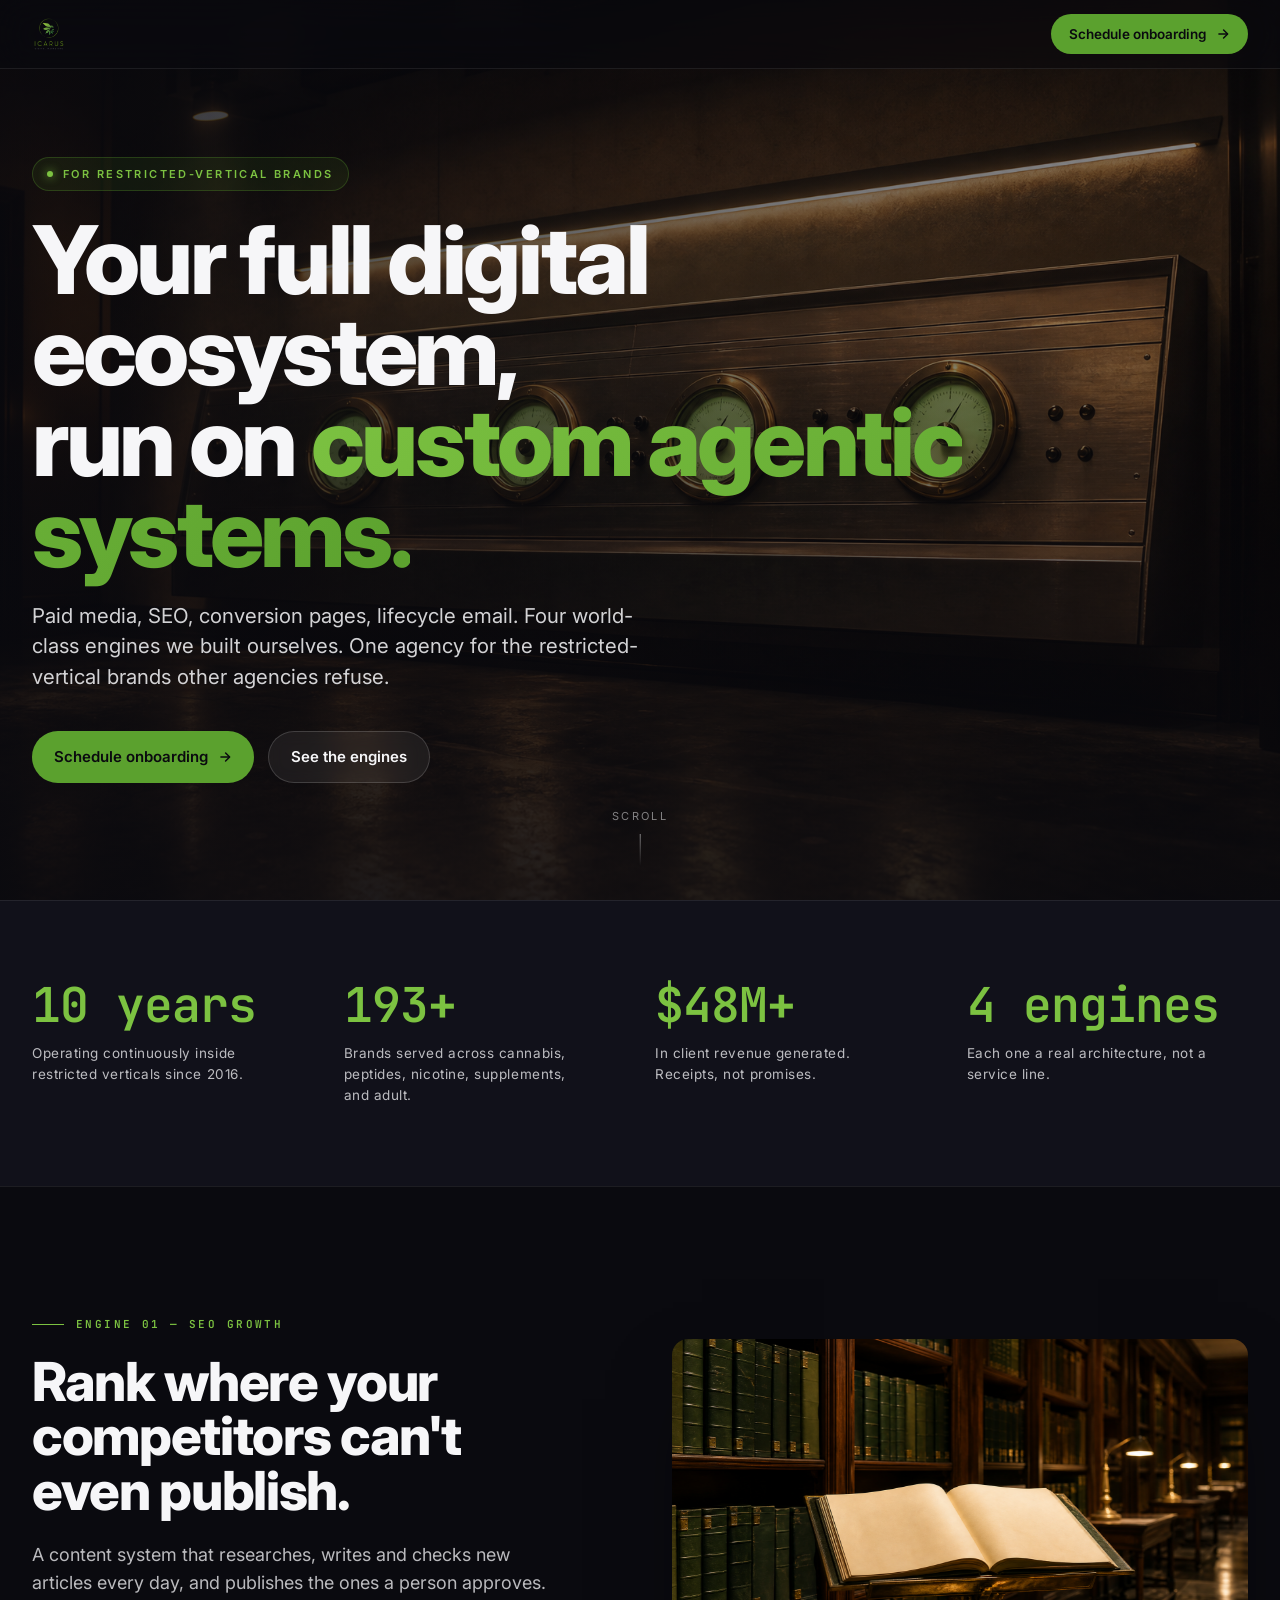
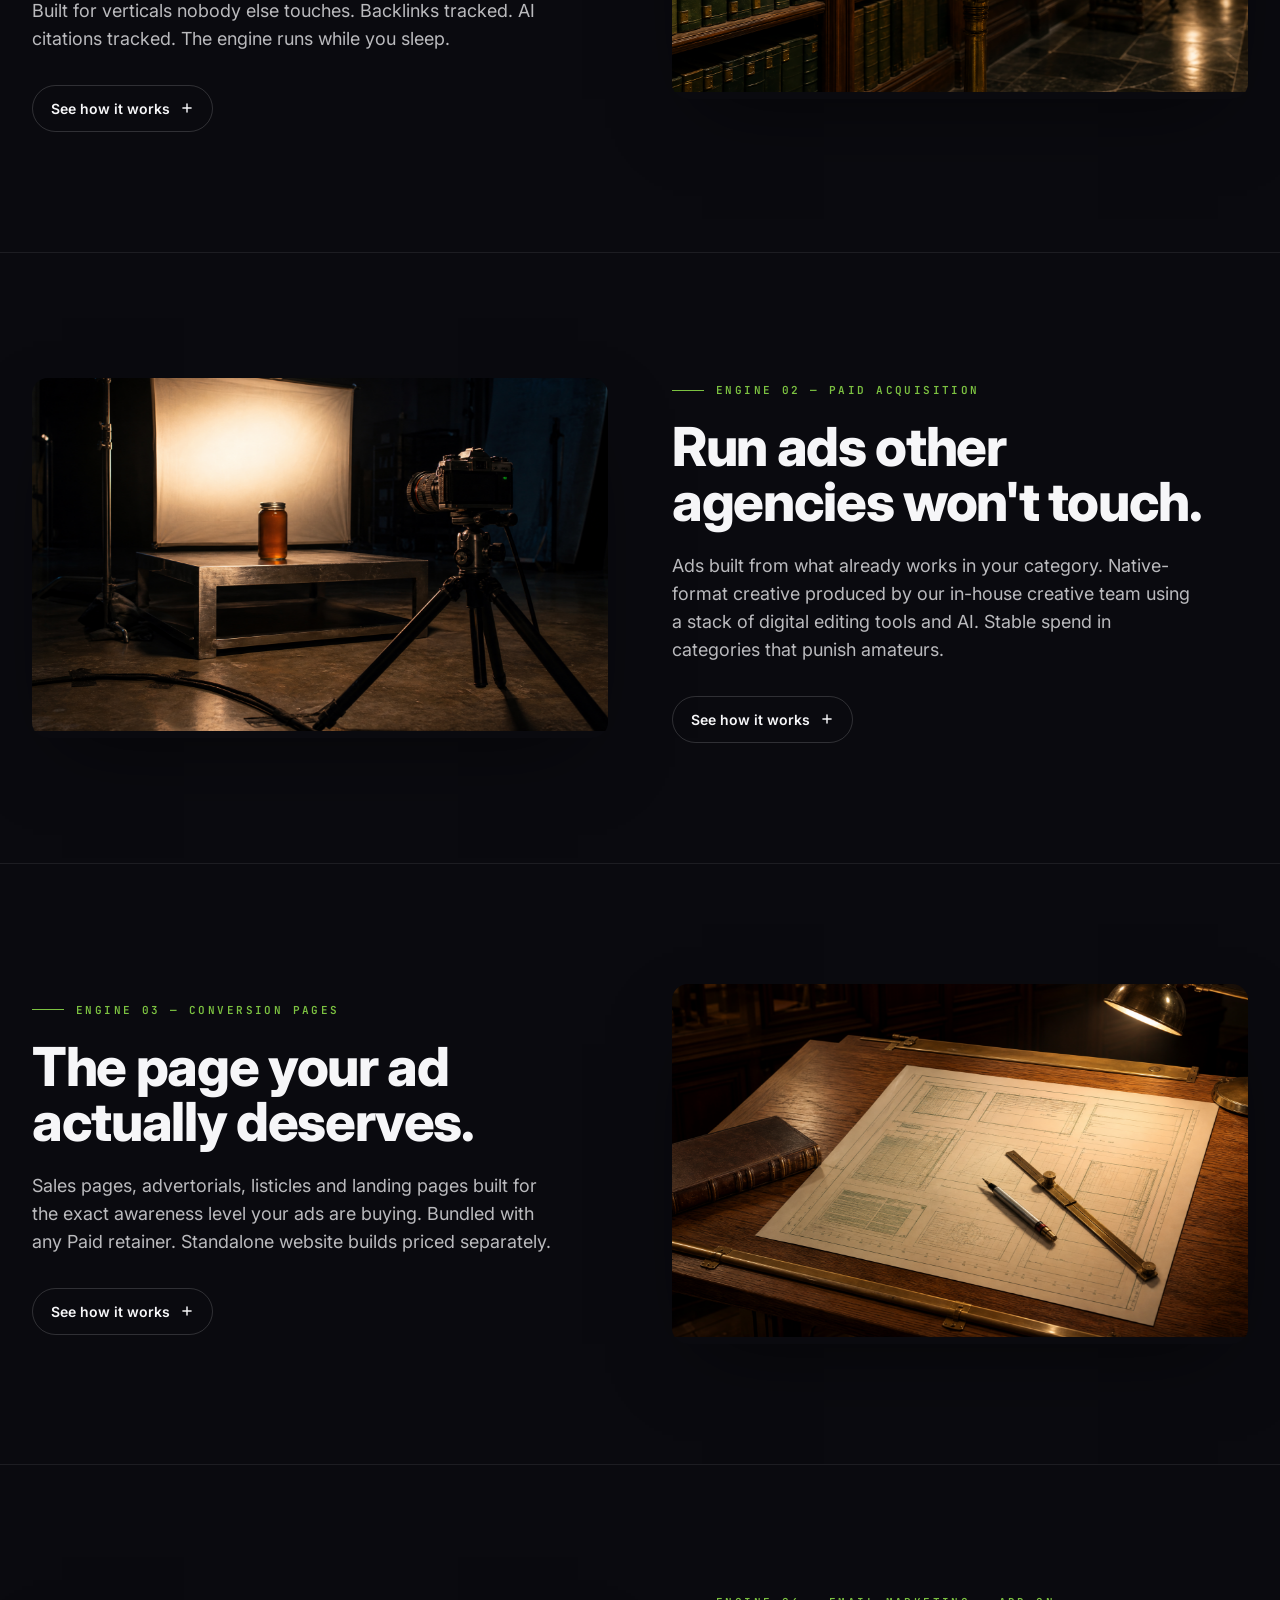
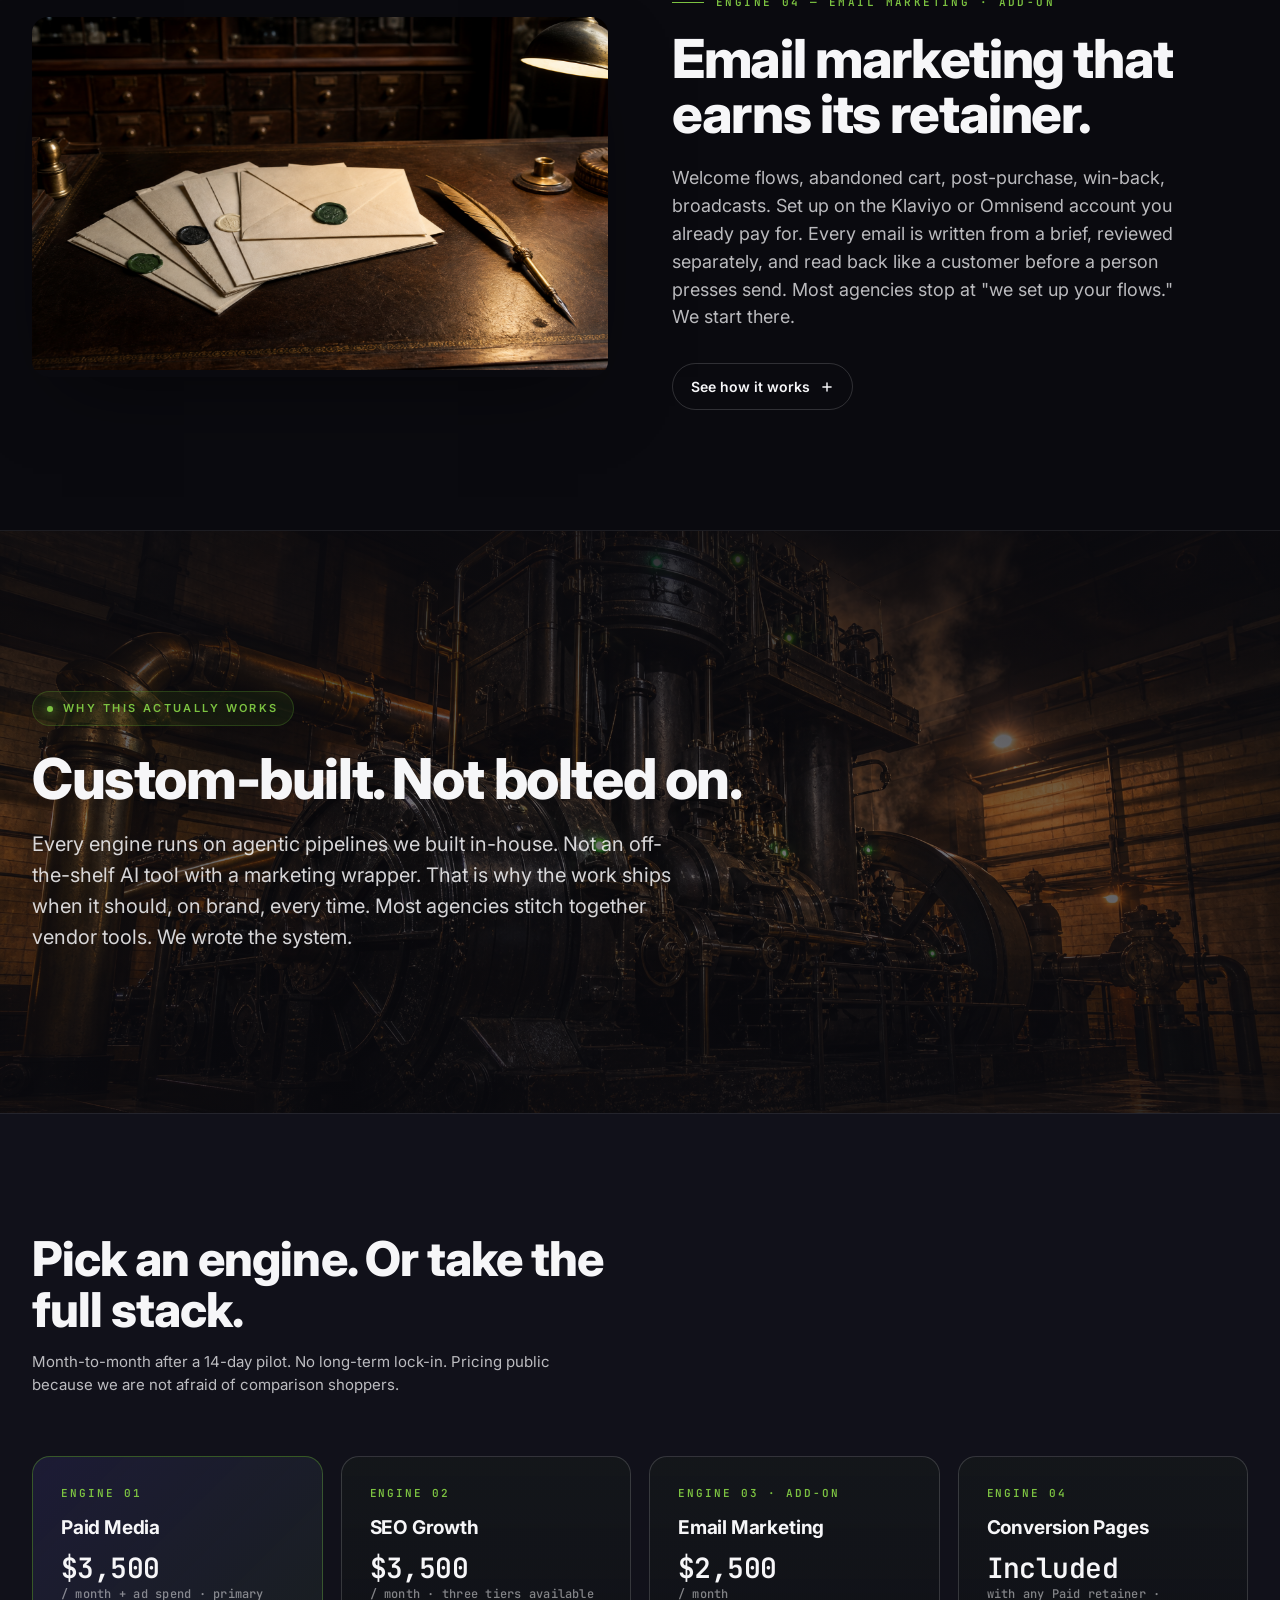
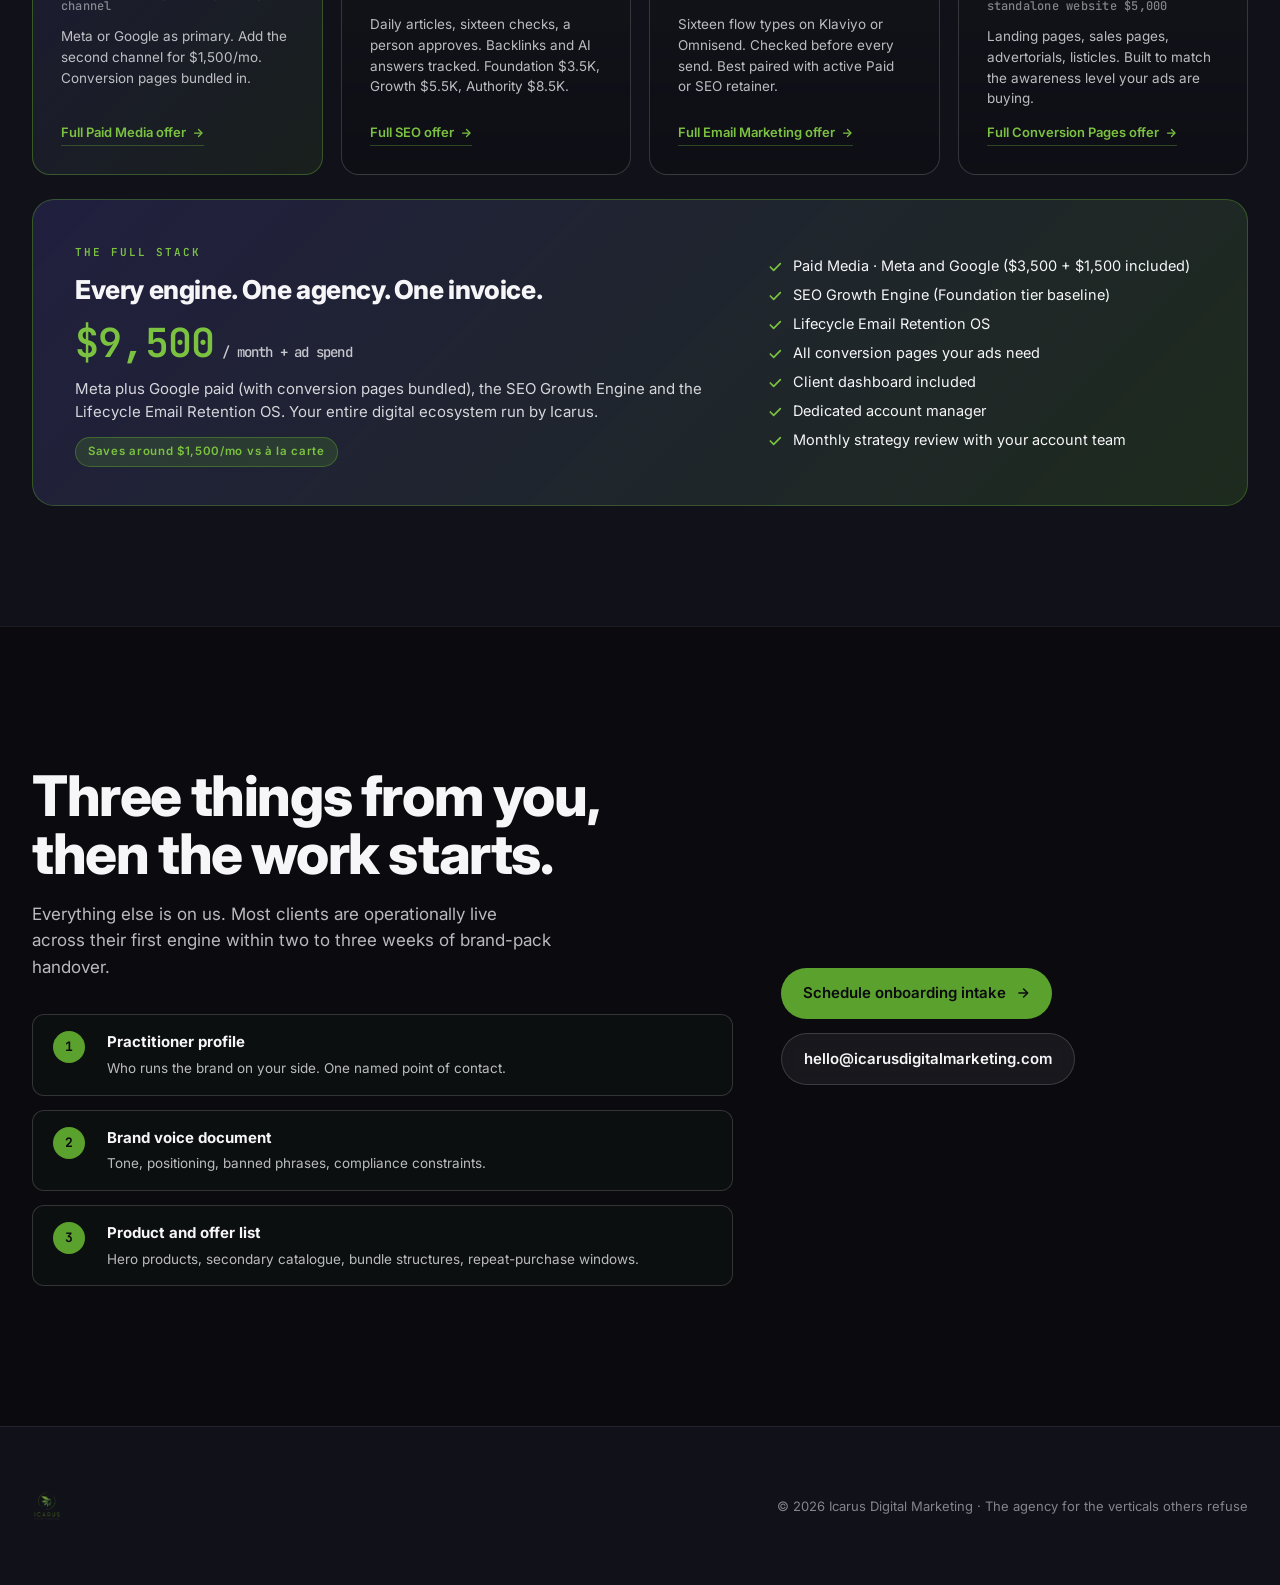
<file: index.html>
<!doctype html>
<html lang="en">
<head>
  <meta charset="utf-8">
  <meta name="viewport" content="width=device-width, initial-scale=1">
  <title>Icarus Digital Marketing — the agency for the verticals others refuse</title>
  <meta name="description" content="Paid acquisition, SEO, conversion assets, lifecycle email. Built for restricted-vertical brands. Run by named operators. Since 2016, 200+ brands, $50M+ in client revenue.">
  <link rel="icon" href="public/logo-mark.png">
  <link rel="preconnect" href="https://fonts.googleapis.com">
  <link rel="preconnect" href="https://fonts.gstatic.com" crossorigin>
  <link href="https://fonts.googleapis.com/css2?family=Inter:wght@400;500;600;700;800;900&family=JetBrains+Mono:wght@400;500;600&display=swap" rel="stylesheet">
  <style>
    :root{
      --bg:#0a0a0f;
      --bg-soft:#11111a;
      --ink:#f6f6f8;
      --ink-2:rgba(246,246,248,.75);
      --ink-3:rgba(246,246,248,.50);
      --line:rgba(246,246,248,.08);
      --line-2:rgba(246,246,248,.16);
      --leaf:#5BA12E;
      --leaf-2:#4A8A24;
      --leaf-3:#7CC241;
      --amber:#d9a256;
      --ember:rgba(217,162,86,.18);
      --mono:'JetBrains Mono',ui-monospace,monospace;
      --shadow-soft:0 30px 80px -30px rgba(0,0,0,.55);
      --max:1280px;
    }
    *{box-sizing:border-box}
    html{scroll-behavior:smooth}
    body{
      margin:0;padding:0;
      font-family:'Inter',system-ui,-apple-system,sans-serif;
      background:var(--bg);color:var(--ink);
      -webkit-font-smoothing:antialiased;overflow-x:hidden;
      line-height:1.5;
    }
    a{color:inherit;text-decoration:none}
    img{display:block;max-width:100%}
    .container{max-width:var(--max);margin:0 auto;padding:0 32px}

    /* ============ NAV ============ */
    header.nav{
      position:fixed;top:0;left:0;right:0;z-index:100;
      backdrop-filter:saturate(140%) blur(20px);
      background:rgba(10,10,15,.55);
      border-bottom:1px solid var(--line);
    }
    .nav-inner{display:flex;align-items:center;justify-content:space-between;height:68px}
    .brand{display:flex;align-items:center;gap:14px}
    .brand img{height:34px;width:auto}
    .nav-cta{
      display:inline-flex;align-items:center;gap:10px;
      padding:10px 18px;border-radius:999px;
      background:var(--leaf);color:#0a0a0f;font-weight:600;font-size:13.5px;
      transition:transform .25s ease, background .25s ease, box-shadow .25s ease;
    }
    .nav-cta:hover{transform:translateY(-1px);background:var(--leaf-3);box-shadow:0 14px 28px -10px rgba(91,161,46,.55)}
    .nav-cta svg{width:14px;height:14px}

    /* ============ HERO ============ */
    section.hero{
      position:relative;min-height:100vh;display:flex;align-items:center;
      padding:120px 0 80px;overflow:hidden;
    }
    .hero-image{
      position:absolute;inset:0;z-index:1;
      background-image:url('public/v6/01-hero-control-room.png');
      background-size:cover;background-position:center;
    }
    .hero-image::after{
      content:"";position:absolute;inset:0;
      background:
        linear-gradient(180deg, rgba(10,10,15,.55) 0%, rgba(10,10,15,.40) 35%, rgba(10,10,15,.85) 100%),
        linear-gradient(90deg, rgba(10,10,15,.7) 0%, rgba(10,10,15,.2) 60%, transparent 100%);
    }
    .hero-inner{position:relative;z-index:2;width:100%}
    .hero-eyebrow{
      display:inline-flex;align-items:center;gap:10px;
      padding:8px 14px;border-radius:999px;
      background:rgba(91,161,46,.10);border:1px solid rgba(91,161,46,.28);
      color:var(--leaf-3);font-weight:600;font-size:11px;letter-spacing:.22em;text-transform:uppercase;
    }
    .hero-eyebrow .dot{width:6px;height:6px;border-radius:50%;background:var(--leaf-3);box-shadow:0 0 10px var(--leaf-3)}
    .hero h1{
      margin:24px 0 22px;font-size:clamp(46px,7.4vw,108px);
      letter-spacing:-.035em;line-height:.96;font-weight:800;
      max-width:1000px;
    }
    .hero h1 .leaf{
      background:linear-gradient(135deg,#7CC241 0%,#5BA12E 100%);
      -webkit-background-clip:text;background-clip:text;color:transparent;
    }
    .hero p.sub{
      margin:0 0 38px;max-width:640px;font-size:clamp(17px,1.6vw,21px);
      color:rgba(246,246,248,.85);line-height:1.5;
    }
    .hero-actions{display:flex;flex-wrap:wrap;gap:14px}
    .btn{
      display:inline-flex;align-items:center;gap:10px;
      padding:14px 22px;border-radius:999px;font-weight:600;font-size:15px;
      transition:transform .25s ease, background .25s ease, box-shadow .25s ease;
    }
    .btn-primary{background:var(--leaf);color:#0a0a0f}
    .btn-primary:hover{transform:translateY(-1px);background:var(--leaf-3);box-shadow:0 14px 30px -12px rgba(91,161,46,.55)}
    .btn-ghost{background:rgba(246,246,248,.06);color:var(--ink);border:1px solid var(--line-2);backdrop-filter:blur(8px)}
    .btn-ghost:hover{background:rgba(246,246,248,.10)}
    .scroll-hint{
      position:absolute;bottom:34px;left:50%;transform:translateX(-50%);
      z-index:2;display:flex;flex-direction:column;align-items:center;gap:10px;
      color:var(--ink-3);font-size:11px;letter-spacing:.22em;text-transform:uppercase;
    }
    .scroll-hint::after{
      content:"";width:1px;height:32px;background:linear-gradient(180deg,rgba(246,246,248,.5),transparent);
      animation:scrollPulse 2s ease-in-out infinite;
    }
    @keyframes scrollPulse{0%,100%{opacity:.3;transform:scaleY(.6)}50%{opacity:1;transform:scaleY(1)}}

    /* ============ AUTHORITY STRIP ============ */
    section.authority{padding:80px 0;border-top:1px solid var(--line);background:var(--bg-soft)}
    .auth-grid{
      display:grid;grid-template-columns:repeat(4,1fr);gap:30px;align-items:start;
    }
    .auth-item .num{
      font-family:var(--mono);font-size:clamp(36px,4vw,48px);font-weight:600;
      color:var(--leaf-3);letter-spacing:-.02em;line-height:1;
      counter-set:n var(--n,0);
    }
    .auth-item .lbl{
      margin-top:14px;color:var(--ink-2);font-size:13.5px;
      letter-spacing:.04em;line-height:1.55;max-width:240px;
    }

    /* ============ PILLARS — alternating layout ============ */
    section.pillar{
      padding:120px 0;border-top:1px solid var(--line);position:relative;
    }
    .pillar-grid{
      display:grid;grid-template-columns:1fr 1fr;gap:64px;align-items:center;
    }
    .pillar-grid.flipped{direction:rtl}
    .pillar-grid.flipped > *{direction:ltr}
    .pillar-image{
      position:relative;border-radius:16px;overflow:hidden;
      box-shadow:var(--shadow-soft);
      aspect-ratio:16/10;
    }
    .pillar-image img{
      width:100%;height:100%;object-fit:cover;
      transition:transform 1.2s cubic-bezier(.2,.7,.2,1);
    }
    .pillar:hover .pillar-image img{transform:scale(1.025)}
    .pillar-num{
      display:inline-flex;align-items:center;gap:12px;
      font-family:var(--mono);font-size:11px;letter-spacing:.22em;
      color:var(--leaf-3);text-transform:uppercase;font-weight:600;
      margin-bottom:22px;
    }
    .pillar-num::before{content:"";width:32px;height:1px;background:var(--leaf-3)}
    .pillar h2{
      margin:0 0 22px;font-size:clamp(34px,4.2vw,58px);
      letter-spacing:-.025em;line-height:1.02;font-weight:800;max-width:540px;
    }
    .pillar p.sub{
      margin:0 0 32px;font-size:clamp(16px,1.5vw,18px);
      color:var(--ink-2);line-height:1.55;max-width:520px;
    }
    .pillar-expand-btn{
      display:inline-flex;align-items:center;gap:10px;
      padding:12px 18px;border-radius:999px;
      background:transparent;border:1px solid var(--line-2);color:var(--ink);
      font:inherit;font-size:14px;font-weight:600;cursor:pointer;
      transition:background .25s ease, border-color .25s ease;
    }
    .pillar-expand-btn:hover{background:rgba(91,161,46,.08);border-color:rgba(91,161,46,.40)}
    .pillar-expand-btn svg{width:14px;height:14px;transition:transform .35s ease}
    .pillar.open .pillar-expand-btn svg{transform:rotate(45deg)}
    .pillar-expand-btn .label-open{display:none}
    .pillar.open .pillar-expand-btn .label-closed{display:none}
    .pillar.open .pillar-expand-btn .label-open{display:inline}

    .pillar-details{
      max-height:0;overflow:hidden;
      transition:max-height .7s cubic-bezier(.2,.7,.2,1), margin .5s ease;
      margin-top:0;
    }
    .pillar.open .pillar-details{max-height:2200px;margin-top:80px}
    .pillar-details-inner{
      display:grid;grid-template-columns:repeat(3,1fr);gap:24px;
      padding-top:48px;border-top:1px solid var(--line);
    }
    .step{
      padding:28px;border-radius:14px;
      background:linear-gradient(180deg, rgba(91,161,46,.06), rgba(10,10,15,.4));
      border:1px solid var(--line-2);
      display:flex;flex-direction:column;gap:14px;min-height:200px;
    }
    .step .step-num{
      font-family:var(--mono);font-size:11px;letter-spacing:.18em;
      color:var(--leaf-3);font-weight:600;
    }
    .step h4{margin:4px 0 0;font-size:17px;font-weight:700;letter-spacing:-.01em}
    .step p{margin:0;color:var(--ink-2);font-size:14px;line-height:1.55}
    .pillar-details-cta{
      margin-top:32px;padding-top:28px;border-top:1px solid var(--line);
      display:flex;justify-content:space-between;align-items:center;flex-wrap:wrap;gap:18px;
    }
    .pillar-details-cta .timeline{color:var(--ink-2);font-size:14px;display:flex;align-items:center;gap:10px}
    .pillar-details-cta .timeline svg{width:18px;height:18px;color:var(--leaf-3)}
    .pillar-details-cta a.deep-link{
      display:inline-flex;align-items:center;gap:8px;
      color:var(--leaf-3);font-size:14px;font-weight:600;
      border-bottom:1px solid rgba(124,194,65,.35);padding-bottom:2px;
    }
    .pillar-details-cta a.deep-link:hover{color:var(--leaf-3);border-bottom-color:var(--leaf-3)}

    /* ============ AI OPS — full-bleed atmospheric ============ */
    section.aiops{
      position:relative;padding:160px 0;overflow:hidden;
      border-top:1px solid var(--line);
    }
    .aiops-image{
      position:absolute;inset:0;
      background-image:url('public/v6/06-ai-ops-engine-room.png');
      background-size:cover;background-position:center;
    }
    .aiops-image::after{
      content:"";position:absolute;inset:0;
      background:
        linear-gradient(180deg, rgba(10,10,15,.85) 0%, rgba(10,10,15,.55) 50%, rgba(10,10,15,.85) 100%);
    }
    .aiops-inner{position:relative;z-index:2}
    .aiops h2{
      margin:24px 0 22px;font-size:clamp(36px,4.4vw,60px);
      letter-spacing:-.025em;line-height:1.02;font-weight:800;max-width:780px;
    }
    .aiops p.sub{
      margin:0;max-width:640px;color:rgba(246,246,248,.86);
      font-size:clamp(17px,1.6vw,20px);line-height:1.55;
    }

    /* ============ PRICING ============ */
    section.pricing{padding:120px 0;border-top:1px solid var(--line);background:var(--bg-soft)}
    .pricing-head{margin-bottom:60px;display:flex;justify-content:space-between;align-items:flex-end;flex-wrap:wrap;gap:24px}
    .pricing-head h2{margin:0;font-size:clamp(32px,3.8vw,48px);letter-spacing:-.02em;line-height:1.06;font-weight:800;max-width:640px}
    .pricing-head p{margin:14px 0 0;color:var(--ink-2);font-size:15px;max-width:520px;line-height:1.55}
    .price-grid{display:grid;grid-template-columns:repeat(4,1fr);gap:18px}
    .price{
      padding:28px;border-radius:18px;
      background:linear-gradient(180deg, rgba(91,161,46,.04), rgba(10,10,15,.4));
      border:1px solid var(--line-2);
      display:flex;flex-direction:column;gap:14px;min-height:280px;
      transition:transform .35s ease, border-color .35s ease;
    }
    .price:hover{transform:translateY(-3px);border-color:rgba(91,161,46,.35)}
    .price.featured{border-color:rgba(91,161,46,.45);background:linear-gradient(135deg, rgba(46,43,94,.4), rgba(91,161,46,.10))}
    .price .label{font-family:var(--mono);font-size:11px;letter-spacing:.18em;color:var(--leaf-3);text-transform:uppercase;font-weight:600}
    .price h3{margin:0;font-size:19px;font-weight:700;letter-spacing:-.01em;line-height:1.25}
    .price .amount{font-family:var(--mono);font-size:28px;font-weight:600;letter-spacing:-.02em;color:var(--ink);line-height:1}
    .price .amount small{display:block;margin-top:6px;font-size:12px;color:var(--ink-3);font-weight:500;letter-spacing:.02em}
    .price p.desc{margin:0;color:var(--ink-2);font-size:13.5px;line-height:1.55;flex:1}
    .price a.more{
      display:inline-flex;align-items:center;gap:6px;
      color:var(--leaf-3);font-size:13px;font-weight:600;
      border-bottom:1px solid rgba(124,194,65,.30);padding-bottom:2px;align-self:flex-start;
    }
    .price a.more:hover{border-bottom-color:var(--leaf-3)}
    .bundle{
      margin-top:24px;padding:38px 42px;border-radius:22px;
      background:linear-gradient(135deg, rgba(46,43,94,.55), rgba(91,161,46,.18));
      border:1px solid rgba(91,161,46,.40);
      display:grid;grid-template-columns:1.2fr .8fr;gap:36px;align-items:center;
    }
    .bundle h3{margin:0;font-size:26px;font-weight:800;letter-spacing:-.015em}
    .bundle .amount{margin-top:14px;font-family:var(--mono);font-size:40px;color:var(--leaf-3);font-weight:600;letter-spacing:-.02em;line-height:1}
    .bundle .amount small{font-size:14px;color:rgba(246,246,248,.78);font-weight:500;display:inline-block;margin-left:8px}
    .bundle p{margin:14px 0 0;color:rgba(246,246,248,.85);font-size:15px;line-height:1.55}
    .bundle .save{
      display:inline-flex;margin-top:14px;padding:5px 12px;border-radius:999px;
      background:rgba(91,161,46,.20);border:1px solid rgba(91,161,46,.45);
      color:var(--leaf-3);font-size:11.5px;font-weight:600;letter-spacing:.06em;
    }
    .bundle ul{margin:0;padding:0;list-style:none;display:grid;grid-template-columns:1fr;gap:8px}
    .bundle ul li{display:flex;gap:10px;align-items:flex-start;color:var(--ink);font-size:14.5px;line-height:1.45}
    .bundle ul li svg{flex:0 0 16px;color:var(--leaf-3);margin-top:4px}

    /* ============ FINAL CTA ============ */
    section.kickoff{padding:140px 0;border-top:1px solid var(--line)}
    .kick-inner{display:grid;grid-template-columns:1.2fr .8fr;gap:48px;align-items:center}
    .kick-inner h2{margin:0;font-size:clamp(36px,4.4vw,56px);letter-spacing:-.025em;line-height:1.04;font-weight:800;max-width:640px}
    .kick-inner p.sub{margin:18px 0 0;color:var(--ink-2);font-size:17px;line-height:1.55;max-width:520px}
    .kick-needs{margin-top:34px;display:flex;flex-direction:column;gap:14px}
    .need{
      display:grid;grid-template-columns:38px 1fr;gap:16px;align-items:flex-start;
      padding:16px 20px;border-radius:12px;
      background:rgba(91,161,46,.04);border:1px solid var(--line-2);
    }
    .need .n{
      width:32px;height:32px;border-radius:50%;background:var(--leaf);
      display:grid;place-items:center;color:#0a0a0f;font-weight:700;font-family:var(--mono);font-size:13px;
    }
    .need h4{margin:0 0 4px;font-size:15px;font-weight:700}
    .need p{margin:0;color:var(--ink-2);font-size:13.5px;line-height:1.55}
    .kick-cta{display:flex;flex-direction:column;gap:14px;align-items:flex-start}

    /* ============ FOOTER ============ */
    footer{padding:64px 0;border-top:1px solid var(--line);background:var(--bg-soft);color:var(--ink-3);font-size:13px}
    .foot-inner{display:flex;justify-content:space-between;align-items:center;gap:24px;flex-wrap:wrap}
    footer img{height:30px;width:auto;opacity:.85}

    /* ============ REVEAL + PARALLAX ============ */
    .reveal{opacity:0;transform:translateY(32px);transition:opacity 1s ease, transform 1s cubic-bezier(.2,.7,.2,1)}
    .reveal.in{opacity:1;transform:none}
    .reveal-d1{transition-delay:.1s}
    .reveal-d2{transition-delay:.2s}
    .reveal-d3{transition-delay:.3s}
    .pillar-image.parallax img{will-change:transform}

    /* ============ RESPONSIVE ============ */
    @media (max-width:980px){
      .auth-grid{grid-template-columns:repeat(2,1fr);gap:24px}
      .pillar-grid{grid-template-columns:1fr;gap:40px}
      .pillar-grid.flipped{direction:ltr}
      .pillar-details-inner{grid-template-columns:1fr}
      .price-grid{grid-template-columns:repeat(2,1fr)}
      .bundle{grid-template-columns:1fr;padding:28px}
      .kick-inner{grid-template-columns:1fr;gap:36px}
    }
    @media (max-width:640px){
      .container{padding:0 24px}
      .auth-grid{grid-template-columns:1fr}
      .price-grid{grid-template-columns:1fr}
      section.pillar{padding:80px 0}
      section.hero{padding:96px 0 60px;min-height:90vh}
    }
  </style>
</head>
<body>

<!-- ============ NAV ============ -->
<header class="nav">
  <div class="container nav-inner">
    <a class="brand" href="#"><img src="public/logo-mark.png" alt="Icarus Digital Marketing"></a>
    <a class="nav-cta" href="https://calendly.com/icarusdigitalmarketing/15min" target="_blank" rel="noopener">
      Schedule onboarding
      <svg viewBox="0 0 24 24" fill="none" stroke="currentColor" stroke-width="2.5" stroke-linecap="round" stroke-linejoin="round"><path d="M5 12h14"/><path d="M13 5l7 7-7 7"/></svg>
    </a>
  </div>
</header>

<!-- ============ HERO ============ -->
<section class="hero">
  <div class="hero-image"></div>
  <div class="container hero-inner">
    <div class="reveal"><span class="hero-eyebrow"><span class="dot"></span>For restricted-vertical brands</span></div>
    <h1 class="reveal reveal-d1">Your full digital ecosystem,<br>run on <span class="leaf">custom agentic systems.</span></h1>
    <p class="sub reveal reveal-d2">Paid media, SEO, conversion pages, lifecycle email. Four world-class engines we built ourselves. One agency for the restricted-vertical brands other agencies refuse.</p>
    <div class="hero-actions reveal reveal-d3">
      <a class="btn btn-primary" href="https://calendly.com/icarusdigitalmarketing/15min" target="_blank" rel="noopener">
        Schedule onboarding
        <svg width="14" height="14" viewBox="0 0 24 24" fill="none" stroke="currentColor" stroke-width="2.5" stroke-linecap="round" stroke-linejoin="round"><path d="M5 12h14"/><path d="M13 5l7 7-7 7"/></svg>
      </a>
      <a class="btn btn-ghost" href="#pillars">See the engines</a>
    </div>
  </div>
  <div class="scroll-hint">Scroll</div>
</section>

<!-- ============ AUTHORITY ============ -->
<section class="authority">
  <div class="container auth-grid">
    <div class="auth-item reveal">
      <div class="num counter" data-target="10" data-suffix=" years">0 years</div>
      <div class="lbl">Operating continuously inside restricted verticals since 2016.</div>
    </div>
    <div class="auth-item reveal reveal-d1">
      <div class="num counter" data-target="200" data-suffix="+">0+</div>
      <div class="lbl">Brands served across cannabis, peptides, nicotine, supplements, and adult.</div>
    </div>
    <div class="auth-item reveal reveal-d2">
      <div class="num counter" data-target="50" data-prefix="$" data-suffix="M+">$0M+</div>
      <div class="lbl">In client revenue generated. Receipts, not promises.</div>
    </div>
    <div class="auth-item reveal reveal-d3">
      <div class="num counter" data-target="4" data-suffix=" engines">0 engines</div>
      <div class="lbl">Each one a real architecture, not a service line.</div>
    </div>
  </div>
</section>

<!-- ============ PILLAR 01 SEO ============ -->
<section class="pillar" id="pillars">
  <div class="container">
    <div class="pillar-grid">
      <div class="reveal">
        <div class="pillar-num">Engine 01 — SEO Growth</div>
        <h2>Rank where your competitors can't even publish.</h2>
        <p class="sub">A content system that researches, writes and checks new articles every day, and publishes the ones a person approves. Built for verticals nobody else touches. Backlinks tracked. AI citations tracked. The engine runs while you sleep.</p>
        <button class="pillar-expand-btn" onclick="togglePillar(this)" aria-label="Show how it works">
          <span class="label-closed">See how it works</span>
          <span class="label-open">Close</span>
          <svg viewBox="0 0 24 24" fill="none" stroke="currentColor" stroke-width="2.5" stroke-linecap="round" stroke-linejoin="round"><path d="M12 5v14"/><path d="M5 12h14"/></svg>
        </button>
      </div>
      <div class="pillar-image parallax reveal reveal-d1">
        <img src="public/v6/02-seo-library-archive.png" alt="A library archive of compounding content">
      </div>
    </div>
    <div class="pillar-details">
      <div class="pillar-details-inner">
        <div class="step"><span class="step-num">01 · Research</span><h4>The engine reads your category</h4><p>Live SERP data, gap mapping, competitive briefs. Every article starts knowing what wins.</p></div>
        <div class="step"><span class="step-num">02 · Produce</span><h4>It writes and checks every draft</h4><p>On brand, fact-checked, sixteen checks per article, and nothing goes live until a person approves it.</p></div>
        <div class="step"><span class="step-num">03 · Compound</span><h4>It watches every page after launch</h4><p>Daily indexation checks, weekly tier classification, monthly site-health audit. Pages that slip get flagged for a refresh.</p></div>
      </div>
      <div class="pillar-details-cta">
        <span class="timeline">
          <svg viewBox="0 0 24 24" fill="none" stroke="currentColor" stroke-width="2" stroke-linecap="round" stroke-linejoin="round"><circle cx="12" cy="12" r="9"/><path d="M12 7v5l3 3"/></svg>
          First article live week 2. Full cadence by week 4.
        </span>
        <a class="deep-link" href="offers/seo/">
          See the full SEO offer
          <svg width="13" height="13" viewBox="0 0 24 24" fill="none" stroke="currentColor" stroke-width="2.5" stroke-linecap="round" stroke-linejoin="round"><path d="M5 12h14"/><path d="M13 5l7 7-7 7"/></svg>
        </a>
      </div>
    </div>
  </div>
</section>

<!-- ============ PILLAR 02 PAID ACQUISITION ============ -->
<section class="pillar">
  <div class="container">
    <div class="pillar-grid flipped">
      <div class="reveal">
        <div class="pillar-num">Engine 02 — Paid Acquisition</div>
        <h2>Run ads other agencies won't touch.</h2>
        <p class="sub">Ads built from what already works in your category. Native-format creative produced by our in-house creative team using a stack of digital editing tools and AI. Stable spend in categories that punish amateurs.</p>
        <button class="pillar-expand-btn" onclick="togglePillar(this)" aria-label="Show how it works">
          <span class="label-closed">See how it works</span>
          <span class="label-open">Close</span>
          <svg viewBox="0 0 24 24" fill="none" stroke="currentColor" stroke-width="2.5" stroke-linecap="round" stroke-linejoin="round"><path d="M12 5v14"/><path d="M5 12h14"/></svg>
        </button>
      </div>
      <div class="pillar-image parallax reveal reveal-d1">
        <img src="public/v6/03-paid-acquisition-studio.png" alt="A photo studio set for native-format ad creative">
      </div>
    </div>
    <div class="pillar-details">
      <div class="pillar-details-inner">
        <div class="step"><span class="step-num">01 · Infrastructure</span><h4>Built to stay inside the rules</h4><p>Ten years of writing inside the lines in strict categories. Every ad is checked against the platform rules before a person approves it, so reviews are planned for, not a surprise.</p></div>
        <div class="step"><span class="step-num">02 · Creative</span><h4>Andromeda-ready creative volume</h4><p>Meta's Andromeda algorithm rewards heavy creative volume across different customer types. Our in-house creative team starts from ads already proven in your category and produces statics, video, advertorial and listicle formats, each tagged to the customer it speaks to.</p></div>
        <div class="step"><span class="step-num">03 · Scale</span><h4>Optimise on real signal</h4><p>Every ad judged against real sales in your store, not the platform's own scoreboard. Monthly creative-strategy reviews. Spend grows when results land. Nothing else.</p></div>
      </div>
      <div class="pillar-details-cta">
        <span class="timeline">
          <svg viewBox="0 0 24 24" fill="none" stroke="currentColor" stroke-width="2" stroke-linecap="round" stroke-linejoin="round"><circle cx="12" cy="12" r="9"/><path d="M12 7v5l3 3"/></svg>
          First creative drop in 3-4 weeks. Full Andromeda volume by week 6.
        </span>
        <a class="deep-link" href="offers/paid/">
          See the full Paid Media offer
          <svg width="13" height="13" viewBox="0 0 24 24" fill="none" stroke="currentColor" stroke-width="2.5" stroke-linecap="round" stroke-linejoin="round"><path d="M5 12h14"/><path d="M13 5l7 7-7 7"/></svg>
        </a>
      </div>
    </div>
  </div>
</section>

<!-- ============ PILLAR 03 CONVERSION ============ -->
<section class="pillar">
  <div class="container">
    <div class="pillar-grid">
      <div class="reveal">
        <div class="pillar-num">Engine 03 — Conversion Pages</div>
        <h2>The page your ad actually deserves.</h2>
        <p class="sub">Sales pages, advertorials, listicles and landing pages built for the exact awareness level your ads are buying. Bundled with any Paid retainer. Standalone website builds priced separately.</p>
        <button class="pillar-expand-btn" onclick="togglePillar(this)" aria-label="Show how it works">
          <span class="label-closed">See how it works</span>
          <span class="label-open">Close</span>
          <svg viewBox="0 0 24 24" fill="none" stroke="currentColor" stroke-width="2.5" stroke-linecap="round" stroke-linejoin="round"><path d="M12 5v14"/><path d="M5 12h14"/></svg>
        </button>
      </div>
      <div class="pillar-image parallax reveal reveal-d1">
        <img src="public/v6/04-conversion-assets-drafting.png" alt="An architect's drafting desk with technical blueprints">
      </div>
    </div>
    <div class="pillar-details">
      <div class="pillar-details-inner">
        <div class="step"><span class="step-num">01 · Match the awareness</span><h4>Right page for the right audience</h4><p>Cold traffic gets a listicle or advertorial. Warm traffic gets a sales page. Buyers get a checkout. Built around the Eugene Schwartz awareness-level model and your persona research, not by default templates.</p></div>
        <div class="step"><span class="step-num">02 · Wireframe and gate</span><h4>Conversion-engineered structure</h4><p>Brand-locked design system. Wireframe locks the section anatomy. Six quality checks catch off-brand output and AI-image mistakes before anything reaches you.</p></div>
        <div class="step"><span class="step-num">03 · Ship and learn</span><h4>Deployed and measured</h4><p>Built in Next.js, previewed before anything goes live, and approved by you. Iterations triggered by what the ad data is actually telling us.</p></div>
      </div>
      <div class="pillar-details-cta">
        <span class="timeline">
          <svg viewBox="0 0 24 24" fill="none" stroke="currentColor" stroke-width="2" stroke-linecap="round" stroke-linejoin="round"><circle cx="12" cy="12" r="9"/><path d="M12 7v5l3 3"/></svg>
          First page live in 2-3 weeks alongside your first ad drop. Standalone website builds quoted separately.
        </span>
        <a class="deep-link" href="offers/pages/">
          See the full Conversion Pages offer
          <svg width="13" height="13" viewBox="0 0 24 24" fill="none" stroke="currentColor" stroke-width="2.5" stroke-linecap="round" stroke-linejoin="round"><path d="M5 12h14"/><path d="M13 5l7 7-7 7"/></svg>
        </a>
      </div>
    </div>
  </div>
</section>

<!-- ============ PILLAR 04 EMAIL ============ -->
<section class="pillar">
  <div class="container">
    <div class="pillar-grid flipped">
      <div class="reveal">
        <div class="pillar-num">Engine 04 — Email Marketing · Add-on</div>
        <h2>Email marketing that earns its retainer.</h2>
        <p class="sub">Welcome flows, abandoned cart, post-purchase, win-back, broadcasts. Set up on the Klaviyo or Omnisend account you already pay for. Every email is written from a brief, reviewed separately, and read back like a customer before a person presses send. Most agencies stop at "we set up your flows." We start there.</p>
        <button class="pillar-expand-btn" onclick="togglePillar(this)" aria-label="Show how it works">
          <span class="label-closed">See how it works</span>
          <span class="label-open">Close</span>
          <svg viewBox="0 0 24 24" fill="none" stroke="currentColor" stroke-width="2.5" stroke-linecap="round" stroke-linejoin="round"><path d="M12 5v14"/><path d="M5 12h14"/></svg>
        </button>
      </div>
      <div class="pillar-image parallax reveal reveal-d1">
        <img src="public/v6/05-lifecycle-email-correspondence.png" alt="A correspondence desk with hand-sealed envelopes">
      </div>
    </div>
    <div class="pillar-details">
      <div class="pillar-details-inner">
        <div class="step"><span class="step-num">01 · The flows you expect</span><h4>Welcome, cart, post-purchase, win-back</h4><p>Sixteen flow types, planned as one system, set up on the Klaviyo or Omnisend account you already pay for.</p></div>
        <div class="step"><span class="step-num">02 · The signal you don't see</span><h4>Read back like a customer</h4><p>A separate reader sees only the finished email. If a customer would not understand the offer, it goes back. It has already stopped an email promising discount codes a store did not have.</p></div>
        <div class="step"><span class="step-num">03 · Checked, then sent</span><h4>Checks first, a person sends</h4><p>Personalisation, banned words and hidden offers are checked automatically. A person presses send. Results are reviewed weekly and people decide what changes.</p></div>
      </div>
      <div class="pillar-details-cta">
        <span class="timeline">
          <svg viewBox="0 0 24 24" fill="none" stroke="currentColor" stroke-width="2" stroke-linecap="round" stroke-linejoin="round"><circle cx="12" cy="12" r="9"/><path d="M12 7v5l3 3"/></svg>
          First flow live in 3-4 weeks. Full coverage by week 6-8.
        </span>
        <a class="deep-link" href="offers/email/">
          See the full Email Marketing offer
          <svg width="13" height="13" viewBox="0 0 24 24" fill="none" stroke="currentColor" stroke-width="2.5" stroke-linecap="round" stroke-linejoin="round"><path d="M5 12h14"/><path d="M13 5l7 7-7 7"/></svg>
        </a>
      </div>
    </div>
  </div>
</section>

<!-- ============ AI OPS LAYER ============ -->
<section class="aiops">
  <div class="aiops-image"></div>
  <div class="container aiops-inner">
    <div class="reveal"><span class="hero-eyebrow"><span class="dot"></span>Why this actually works</span></div>
    <h2 class="reveal reveal-d1">Custom-built. Not bolted on.</h2>
    <p class="sub reveal reveal-d2">Every engine runs on agentic pipelines we built in-house. Not an off-the-shelf AI tool with a marketing wrapper. That is why the work ships when it should, on brand, every time. Most agencies stitch together vendor tools. We wrote the system.</p>
  </div>
</section>

<!-- ============ PRICING ============ -->
<section class="pricing" id="pricing">
  <div class="container">
    <div class="pricing-head">
      <div class="reveal">
        <h2>Pick an engine. Or take the full stack.</h2>
        <p>Month-to-month after a 14-day pilot. No long-term lock-in. Pricing public because we are not afraid of comparison shoppers.</p>
      </div>
    </div>

    <div class="price-grid">
      <div class="price reveal featured">
        <span class="label">Engine 01</span>
        <h3>Paid Media</h3>
        <div class="amount">$3,500<small>/ month + ad spend · primary channel</small></div>
        <p class="desc">Meta or Google as primary. Add the second channel for $1,500/mo. Conversion pages bundled in.</p>
        <a class="more" href="offers/paid/">
          Full Paid Media offer
          <svg width="12" height="12" viewBox="0 0 24 24" fill="none" stroke="currentColor" stroke-width="2.5" stroke-linecap="round" stroke-linejoin="round"><path d="M5 12h14"/><path d="M13 5l7 7-7 7"/></svg>
        </a>
      </div>
      <div class="price reveal reveal-d1">
        <span class="label">Engine 02</span>
        <h3>SEO Growth</h3>
        <div class="amount">$3,500<small>/ month · three tiers available</small></div>
        <p class="desc">Daily articles, sixteen checks, a person approves. Backlinks and AI answers tracked. Foundation $3.5K, Growth $5.5K, Authority $8.5K.</p>
        <a class="more" href="offers/seo/">
          Full SEO offer
          <svg width="12" height="12" viewBox="0 0 24 24" fill="none" stroke="currentColor" stroke-width="2.5" stroke-linecap="round" stroke-linejoin="round"><path d="M5 12h14"/><path d="M13 5l7 7-7 7"/></svg>
        </a>
      </div>
      <div class="price reveal reveal-d2">
        <span class="label">Engine 03 · Add-on</span>
        <h3>Email Marketing</h3>
        <div class="amount">$2,500<small>/ month</small></div>
        <p class="desc">Sixteen flow types on Klaviyo or Omnisend. Checked before every send. Best paired with active Paid or SEO retainer.</p>
        <a class="more" href="offers/email/">
          Full Email Marketing offer
          <svg width="12" height="12" viewBox="0 0 24 24" fill="none" stroke="currentColor" stroke-width="2.5" stroke-linecap="round" stroke-linejoin="round"><path d="M5 12h14"/><path d="M13 5l7 7-7 7"/></svg>
        </a>
      </div>
      <div class="price reveal reveal-d3">
        <span class="label">Engine 04</span>
        <h3>Conversion Pages</h3>
        <div class="amount">Included<small>with any Paid retainer · standalone website $5,000</small></div>
        <p class="desc">Landing pages, sales pages, advertorials, listicles. Built to match the awareness level your ads are buying.</p>
        <a class="more" href="offers/pages/">
          Full Conversion Pages offer
          <svg width="12" height="12" viewBox="0 0 24 24" fill="none" stroke="currentColor" stroke-width="2.5" stroke-linecap="round" stroke-linejoin="round"><path d="M5 12h14"/><path d="M13 5l7 7-7 7"/></svg>
        </a>
      </div>
    </div>

    <div class="bundle reveal">
      <div>
        <span class="label" style="font-family:var(--mono);font-size:11px;letter-spacing:.18em;color:var(--leaf-3);text-transform:uppercase;font-weight:600">The Full Stack</span>
        <h3 style="margin-top:8px">Every engine. One agency. One invoice.</h3>
        <div class="amount">$9,500<small>/ month + ad spend</small></div>
        <p>Meta plus Google paid (with conversion pages bundled), the SEO Growth Engine and the Lifecycle Email Retention OS. Your entire digital ecosystem run by Icarus.</p>
        <span class="save">Saves around $1,500/mo vs à la carte</span>
      </div>
      <ul>
        <li><svg width="16" height="16" viewBox="0 0 24 24" fill="none" stroke="currentColor" stroke-width="2.5" stroke-linecap="round" stroke-linejoin="round"><path d="M5 12l5 5L20 7"/></svg><span>Paid Media · Meta and Google ($3,500 + $1,500 included)</span></li>
        <li><svg width="16" height="16" viewBox="0 0 24 24" fill="none" stroke="currentColor" stroke-width="2.5" stroke-linecap="round" stroke-linejoin="round"><path d="M5 12l5 5L20 7"/></svg><span>SEO Growth Engine (Foundation tier baseline)</span></li>
        <li><svg width="16" height="16" viewBox="0 0 24 24" fill="none" stroke="currentColor" stroke-width="2.5" stroke-linecap="round" stroke-linejoin="round"><path d="M5 12l5 5L20 7"/></svg><span>Lifecycle Email Retention OS</span></li>
        <li><svg width="16" height="16" viewBox="0 0 24 24" fill="none" stroke="currentColor" stroke-width="2.5" stroke-linecap="round" stroke-linejoin="round"><path d="M5 12l5 5L20 7"/></svg><span>All conversion pages your ads need</span></li>
        <li><svg width="16" height="16" viewBox="0 0 24 24" fill="none" stroke="currentColor" stroke-width="2.5" stroke-linecap="round" stroke-linejoin="round"><path d="M5 12l5 5L20 7"/></svg><span>Client dashboard included</span></li>
        <li><svg width="16" height="16" viewBox="0 0 24 24" fill="none" stroke="currentColor" stroke-width="2.5" stroke-linecap="round" stroke-linejoin="round"><path d="M5 12l5 5L20 7"/></svg><span>Dedicated account manager</span></li>
        <li><svg width="16" height="16" viewBox="0 0 24 24" fill="none" stroke="currentColor" stroke-width="2.5" stroke-linecap="round" stroke-linejoin="round"><path d="M5 12l5 5L20 7"/></svg><span>Monthly strategy review with your account team</span></li>
      </ul>
    </div>
  </div>
</section>

<!-- ============ KICK-OFF ============ -->
<section class="kickoff">
  <div class="container kick-inner">
    <div class="reveal">
      <h2>Three things from you, then the work starts.</h2>
      <p class="sub">Everything else is on us. Most clients are operationally live across their first engine within two to three weeks of brand-pack handover.</p>
      <div class="kick-needs">
        <div class="need"><div class="n">1</div><div><h4>Practitioner profile</h4><p>Who runs the brand on your side. One named point of contact.</p></div></div>
        <div class="need"><div class="n">2</div><div><h4>Brand voice document</h4><p>Tone, positioning, banned phrases, compliance constraints.</p></div></div>
        <div class="need"><div class="n">3</div><div><h4>Product and offer list</h4><p>Hero products, secondary catalogue, bundle structures, repeat-purchase windows.</p></div></div>
      </div>
    </div>
    <div class="kick-cta reveal reveal-d1">
      <a class="btn btn-primary" href="https://calendly.com/icarusdigitalmarketing/15min" target="_blank" rel="noopener">
        Schedule onboarding intake
        <svg width="14" height="14" viewBox="0 0 24 24" fill="none" stroke="currentColor" stroke-width="2.5" stroke-linecap="round" stroke-linejoin="round"><path d="M5 12h14"/><path d="M13 5l7 7-7 7"/></svg>
      </a>
      <a class="btn btn-ghost" href="mailto:hello@icarusdigitalmarketing.com">hello@icarusdigitalmarketing.com</a>
    </div>
  </div>
</section>

<!-- ============ FOOTER ============ -->
<footer>
  <div class="container foot-inner">
    <img src="public/logo-mark.png" alt="Icarus Digital Marketing">
    <div>© 2026 Icarus Digital Marketing · The agency for the verticals others refuse</div>
  </div>
</footer>

<script>
  // Reveal on scroll
  const io = new IntersectionObserver((entries) => {
    entries.forEach(e => {
      if (e.isIntersecting) {
        e.target.classList.add('in');
        io.unobserve(e.target);
      }
    });
  }, { threshold: 0.12, rootMargin: '0px 0px -40px 0px' });
  document.querySelectorAll('.reveal').forEach(el => io.observe(el));

  // Pillar expand/collapse
  function togglePillar(btn) {
    const pillar = btn.closest('.pillar');
    pillar.classList.toggle('open');
    if (pillar.classList.contains('open')) {
      setTimeout(() => pillar.scrollIntoView({ behavior: 'smooth', block: 'start' }), 100);
    }
  }

  // Animated counters on view
  const cIo = new IntersectionObserver((entries) => {
    entries.forEach(e => {
      if (!e.isIntersecting) return;
      const el = e.target;
      const target = parseInt(el.dataset.target, 10);
      const prefix = el.dataset.prefix || '';
      const suffix = el.dataset.suffix || '';
      const duration = 1600;
      const start = performance.now();
      function step(t) {
        const p = Math.min((t - start) / duration, 1);
        const eased = 1 - Math.pow(1 - p, 3);
        const val = Math.round(target * eased);
        el.textContent = prefix + val + suffix;
        if (p < 1) requestAnimationFrame(step);
      }
      requestAnimationFrame(step);
      cIo.unobserve(el);
    });
  }, { threshold: 0.5 });
  document.querySelectorAll('.counter').forEach(el => cIo.observe(el));

  // Parallax on pillar images (light, transform-only)
  const pImages = document.querySelectorAll('.pillar-image.parallax');
  function updateParallax() {
    const vh = window.innerHeight;
    pImages.forEach(el => {
      const rect = el.getBoundingClientRect();
      const inViewProgress = (vh - rect.top) / (vh + rect.height);
      const clamped = Math.max(0, Math.min(1, inViewProgress));
      const shift = (clamped - 0.5) * 30; // -15 to +15 px
      const img = el.querySelector('img');
      if (img) img.style.transform = `scale(1.05) translateY(${shift}px)`;
    });
  }
  window.addEventListener('scroll', updateParallax, { passive: true });
  updateParallax();
</script>
</body>
</html>
</file>
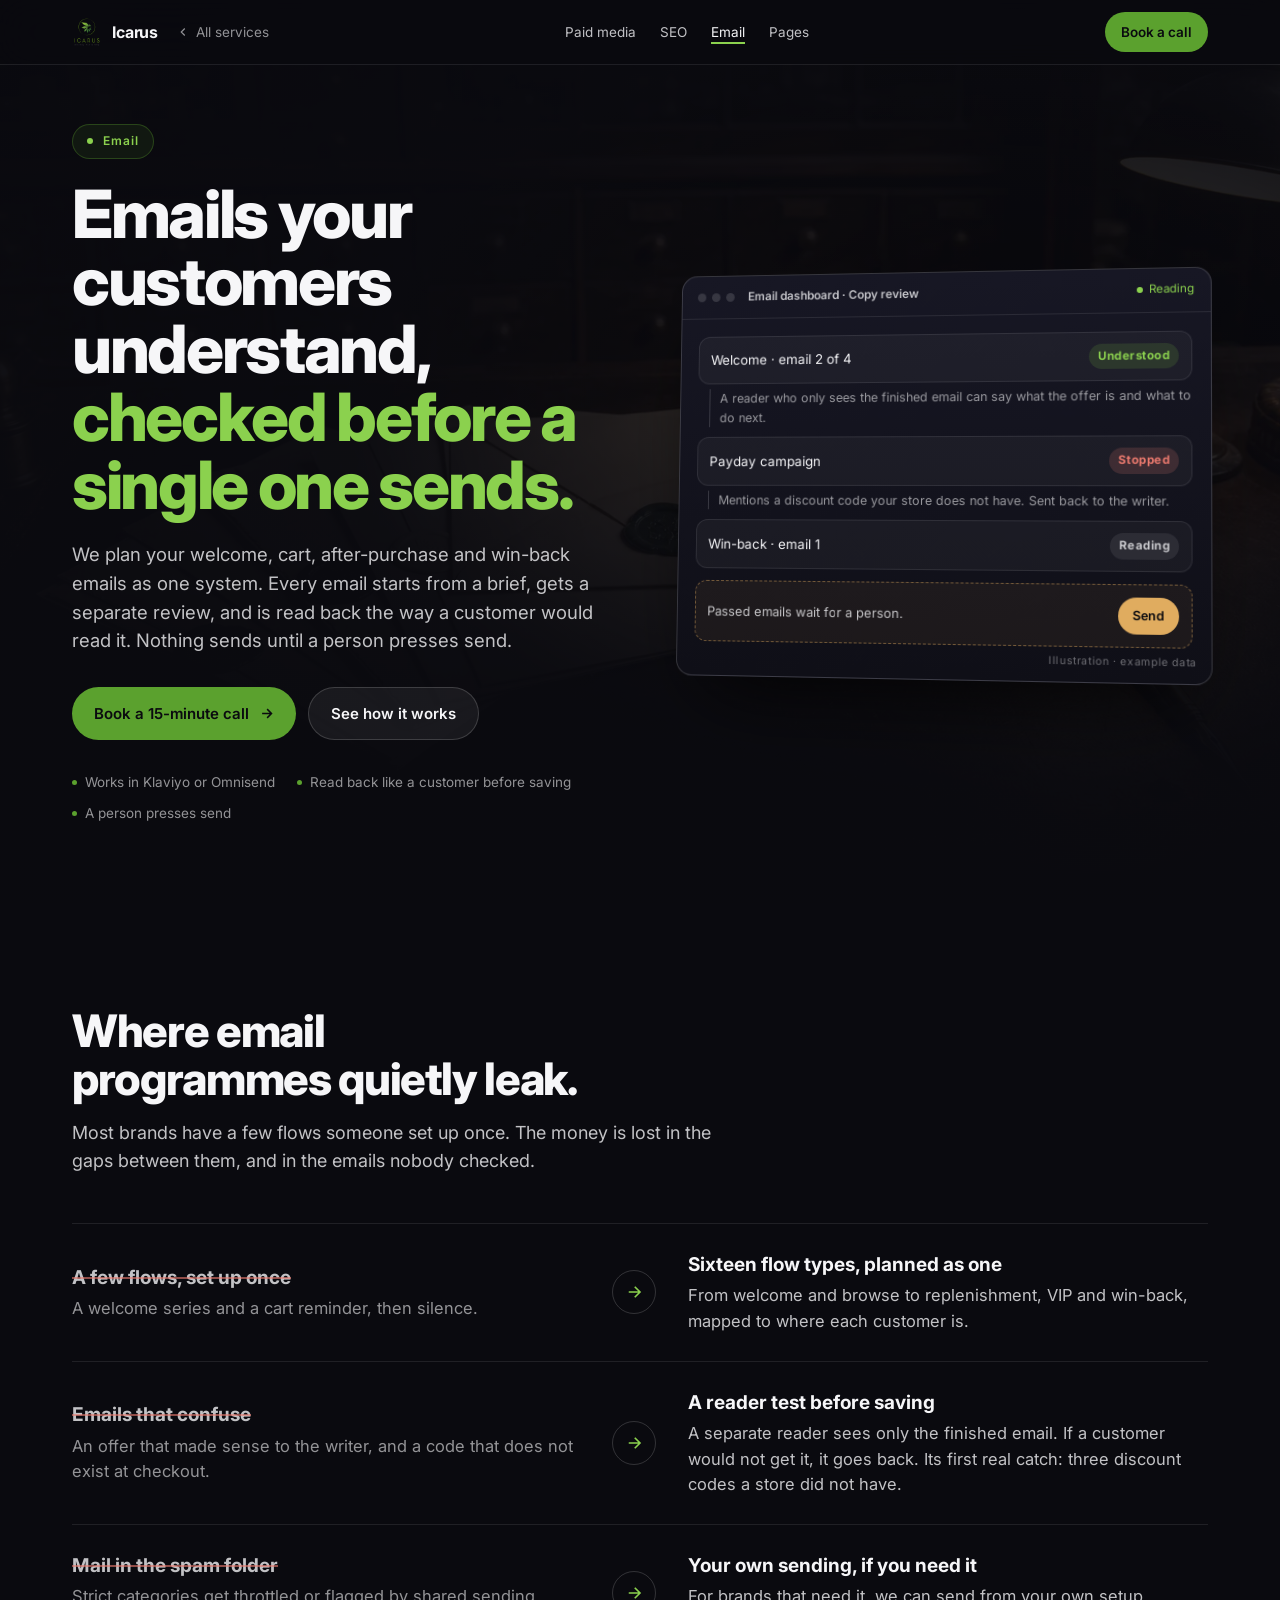
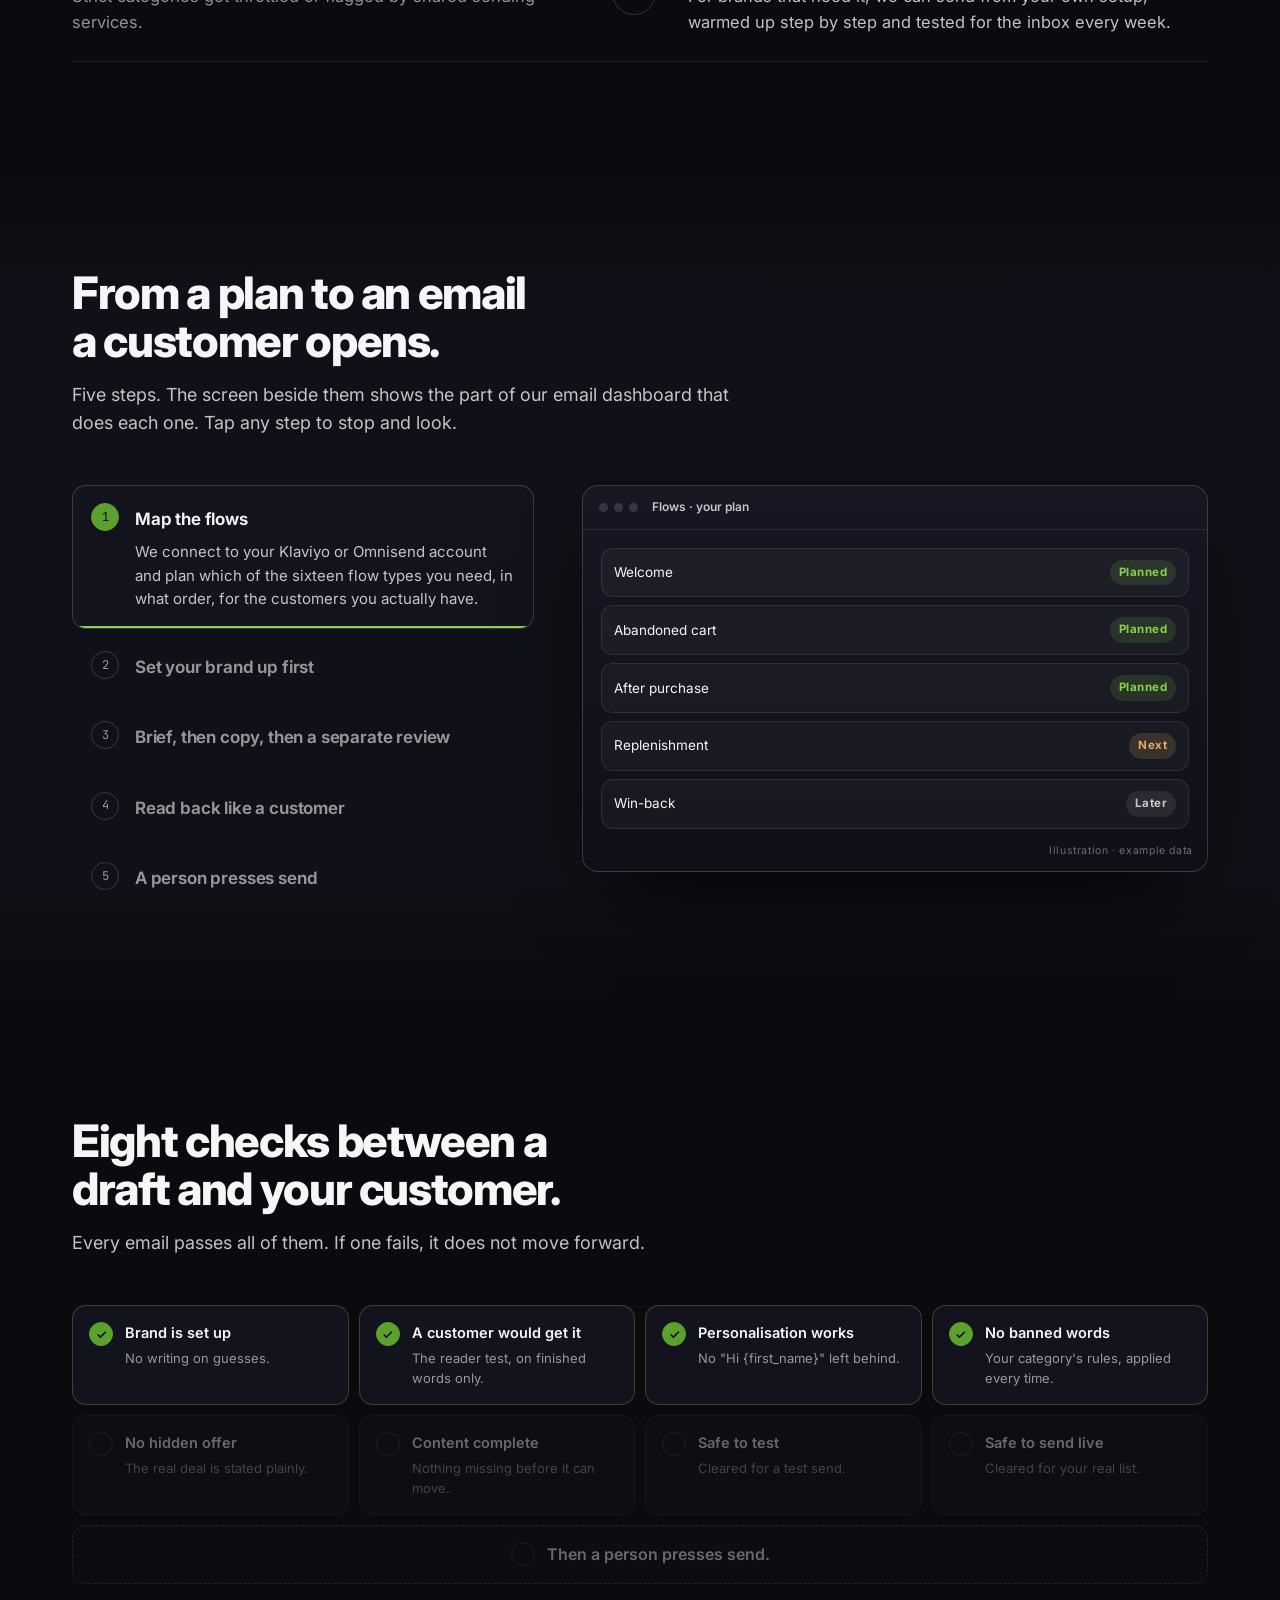
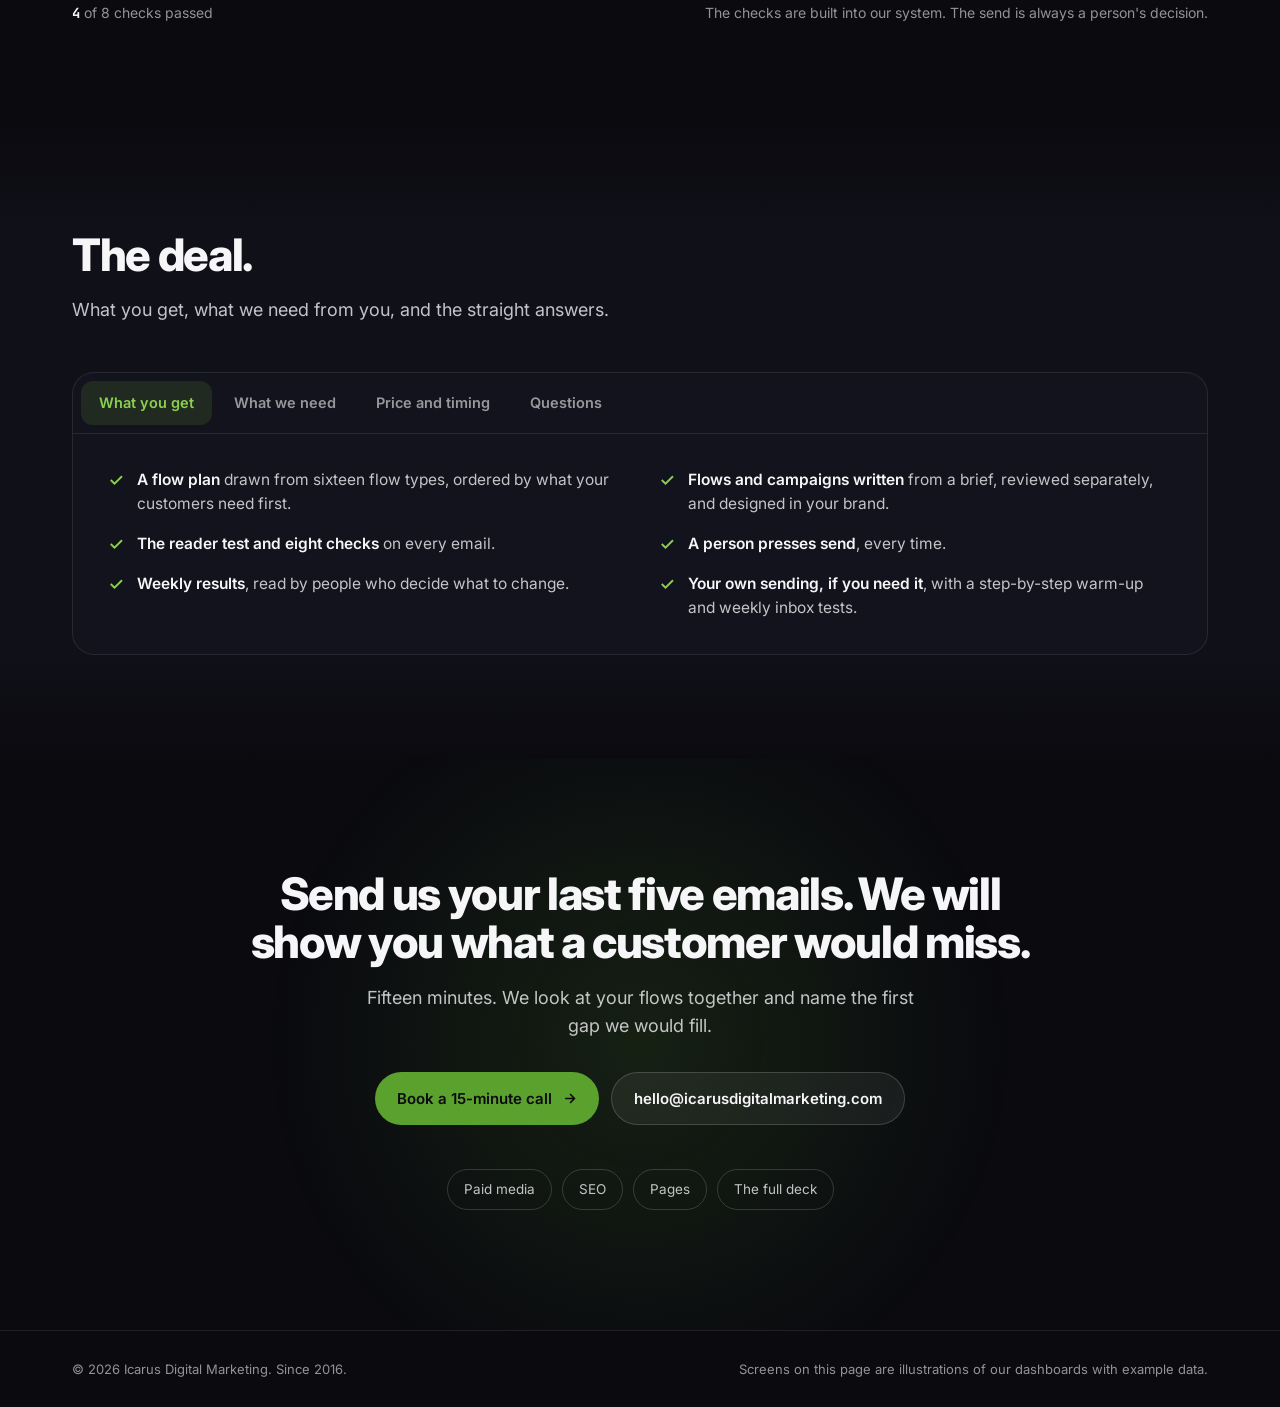
<file: offers/email/index.html>
<!doctype html>
<html lang="en">
<head>
<meta charset="utf-8">
<meta name="viewport" content="width=device-width, initial-scale=1">
<title>Email | Icarus Digital Marketing</title>
<meta name="description" content="Email flows and campaigns for restricted-category brands. Written from a brief, reviewed separately, read back like a customer would, and sent only when a person presses send.">
<link rel="icon" href="../../public/logo-mark.png">
<link rel="preconnect" href="https://fonts.googleapis.com"><link rel="preconnect" href="https://fonts.gstatic.com" crossorigin>
<link href="https://fonts.googleapis.com/css2?family=Inter:wght@400;500;600;700;800&family=JetBrains+Mono:wght@500;600&display=swap" rel="stylesheet">
<link rel="stylesheet" href="../offers.css">
</head>
<body>
<header class="nav"><div class="wrap">
  <div class="nav-l">
    <a class="brand" href="../../"><img src="../img/mark.png" alt=""><span>Icarus</span></a>
    <a class="nav-back" href="../../#pricing"><svg viewBox="0 0 24 24" fill="none" stroke="currentColor" stroke-width="2"><path d="M15 18l-6-6 6-6"/></svg><span>All services</span></a>
  </div>
  <nav class="nav-links" aria-label="Services"><a href="../paid/">Paid media</a><a href="../seo/">SEO</a><a class="cur" href="./">Email</a><a href="../pages/">Pages</a></nav>
  <a class="btn btn-primary btn-sm" href="https://calendly.com/icarusdigitalmarketing/15min" target="_blank" rel="noopener">Book a call</a>
</div></header>

<main>
<section class="hero">
  <div class="hero-bg" style="background-image:url('../img/hero-email.webp')"></div>
  <div class="wrap">
    <div>
      <span class="eyebrow"><i></i>Email</span>
      <h1>Emails your customers understand, <span class="hl">checked before a single one sends.</span></h1>
      <p class="sub">We plan your welcome, cart, after-purchase and win-back emails as one system. Every email starts from a brief, gets a separate review, and is read back the way a customer would read it. Nothing sends until a person presses send.</p>
      <div class="hero-actions">
        <a class="btn btn-primary" href="https://calendly.com/icarusdigitalmarketing/15min" target="_blank" rel="noopener">Book a 15-minute call <svg viewBox="0 0 24 24" fill="none" stroke="currentColor" stroke-width="2.4"><path d="M5 12h14M13 5l7 7-7 7"/></svg></a>
        <a class="btn btn-ghost" href="#how">See how it works</a>
      </div>
      <ul class="hero-proof"><li>Works in Klaviyo or Omnisend</li><li>Read back like a customer before saving</li><li>A person presses send</li></ul>
    </div>
    <div class="screen" aria-label="Illustration of the reader test in our email dashboard">
      <div class="screen-bar"><span class="dots"><b></b><b></b><b></b></span><span class="ttl">Email dashboard · Copy review</span><span class="live">Reading</span></div>
      <div class="screen-body feed">
        <div class="row"><span class="t">Welcome · email 2 of 4</span><span class="chip g">Understood</span></div>
        <div class="why">A reader who only sees the finished email can say what the offer is and what to do next.</div>
        <div class="row"><span class="t">Payday campaign</span><span class="chip r">Stopped</span></div>
        <div class="why">Mentions a discount code your store does not have. Sent back to the writer.</div>
        <div class="row"><span class="t">Win-back · email 1</span><span class="chip n">Reading</span></div>
        <div class="press"><span>Passed emails wait for a person.</span><span class="btn pulse">Send</span></div>
      </div>
      <span class="illus">Illustration · example data</span>
    </div>
  </div>
</section>

<section class="sec">
  <div class="wrap">
    <div class="sec-head rv"><h2>Where email programmes quietly leak.</h2><p class="lead">Most brands have a few flows someone set up once. The money is lost in the gaps between them, and in the emails nobody checked.</p></div>
    <div class="swap rv">
      <div class="swap-row"><div class="old"><b>A few flows, set up once</b>A welcome series and a cart reminder, then silence.</div><span class="arrow"><svg viewBox="0 0 24 24" fill="none" stroke="currentColor" stroke-width="2.2"><path d="M5 12h14M13 5l7 7-7 7"/></svg></span><div class="new"><b>Sixteen flow types, planned as one</b>From welcome and browse to replenishment, VIP and win-back, mapped to where each customer is.</div></div>
      <div class="swap-row"><div class="old"><b>Emails that confuse</b>An offer that made sense to the writer, and a code that does not exist at checkout.</div><span class="arrow"><svg viewBox="0 0 24 24" fill="none" stroke="currentColor" stroke-width="2.2"><path d="M5 12h14M13 5l7 7-7 7"/></svg></span><div class="new"><b>A reader test before saving</b>A separate reader sees only the finished email. If a customer would not get it, it goes back. Its first real catch: three discount codes a store did not have.</div></div>
      <div class="swap-row"><div class="old"><b>Mail in the spam folder</b>Strict categories get throttled or flagged by shared sending services.</div><span class="arrow"><svg viewBox="0 0 24 24" fill="none" stroke="currentColor" stroke-width="2.2"><path d="M5 12h14M13 5l7 7-7 7"/></svg></span><div class="new"><b>Your own sending, if you need it</b>For brands that need it, we can send from your own setup, warmed up step by step and tested for the inbox every week.</div></div>
    </div>
  </div>
</section>

<section class="sec soft" id="how">
  <div class="wrap">
    <div class="sec-head rv"><h2>From a plan to an email a customer opens.</h2><p class="lead">Five steps. The screen beside them shows the part of our email dashboard that does each one. Tap any step to stop and look.</p></div>
    <div class="stepper rv" data-dur="8000">
      <div class="steps" role="tablist" aria-label="How it works">
        <button class="step" role="tab"><span class="n">1</span><span class="h">Map the flows</span><span class="d"><span>We connect to your Klaviyo or Omnisend account and plan which of the sixteen flow types you need, in what order, for the customers you actually have.</span></span><span class="prog"></span></button>
        <button class="step" role="tab"><span class="n">2</span><span class="h">Set your brand up first</span><span class="d"><span>Your voice, your products, your offers and your rules go in before any writing. Our writer refuses to start on a brand that has not been set up, so it never guesses.</span></span><span class="prog"></span></button>
        <button class="step" role="tab"><span class="n">3</span><span class="h">Brief, then copy, then a separate review</span><span class="d"><span>Each email is written in three stages: a brief, the copy, and an independent review by a different reader. The writer never marks its own work.</span></span><span class="prog"></span></button>
        <button class="step" role="tab"><span class="n">4</span><span class="h">Read back like a customer</span><span class="d"><span>The reader test sees only the finished words. Then checks for broken personalisation, banned words, and offers hidden in the small print.</span></span><span class="prog"></span></button>
        <button class="step" role="tab"><span class="n">5</span><span class="h">A person presses send</span><span class="d"><span>Nothing goes out by itself. A person on our team presses send. Every week we pull the results and people decide what to change.</span></span><span class="prog"></span></button>
      </div>
      <div class="panels">
        <div class="panel"><div class="screen">
          <div class="screen-bar"><span class="dots"><b></b><b></b><b></b></span><span class="ttl">Flows · your plan</span></div>
          <div class="screen-body">
            <div class="feed">
              <div class="row"><span class="t">Welcome</span><span class="chip g">Planned</span></div>
              <div class="row"><span class="t">Abandoned cart</span><span class="chip g">Planned</span></div>
              <div class="row"><span class="t">After purchase</span><span class="chip g">Planned</span></div>
              <div class="row"><span class="t">Replenishment</span><span class="chip a">Next</span></div>
              <div class="row"><span class="t">Win-back</span><span class="chip n">Later</span></div>
            </div>
          </div><span class="illus">Illustration · example data</span>
        </div></div>
        <div class="panel"><div class="screen">
          <div class="screen-bar"><span class="dots"><b></b><b></b><b></b></span><span class="ttl">Brand setup</span></div>
          <div class="screen-body">
            <div class="row"><span class="t">Voice and tone</span><span class="bar"><i style="--w:100%"></i></span><span class="m">Done</span></div>
            <div class="row"><span class="t">Products and prices</span><span class="bar"><i style="--w:100%"></i></span><span class="m">Done</span></div>
            <div class="row"><span class="t">Real offers only</span><span class="bar"><i style="--w:100%"></i></span><span class="m">Done</span></div>
            <div class="row"><span class="t">Claim rules</span><span class="bar"><i style="--w:60%"></i></span><span class="m">Waiting</span></div>
            <div class="press" style="border-color:var(--line-2);background:transparent"><span>Writing starts when setup is complete.</span><span class="chip a">Blocked</span></div>
          </div><span class="illus">Illustration · example data</span>
        </div></div>
        <div class="panel"><div class="screen">
          <div class="screen-bar"><span class="dots"><b></b><b></b><b></b></span><span class="ttl">Welcome · email 2</span><span class="live">Writing</span></div>
          <div class="screen-body">
            <div class="typer" data-type="Brief: new subscriber, has not bought. One job: explain why the formula is different, then point to the starter pack."></div>
            <div class="feed">
              <div class="row"><span class="t">Brief</span><span class="chip g">Done</span></div>
              <div class="row"><span class="t">Copy</span><span class="chip g">Done</span></div>
              <div class="row"><span class="t">Independent review</span><span class="chip a">2 notes</span></div>
            </div>
          </div><span class="illus">Illustration · example data</span>
        </div></div>
        <div class="panel"><div class="screen">
          <div class="screen-bar"><span class="dots"><b></b><b></b><b></b></span><span class="ttl">Reader test</span></div>
          <div class="screen-body">
            <div class="typer" data-type="What is this email offering? 15% off your first order. What should I do? Tap the button to shop."></div>
            <div class="feed">
              <div class="row"><span class="t">A customer would understand it</span><span class="chip g">Pass</span></div>
              <div class="row"><span class="t">Personalisation fills in</span><span class="chip g">Pass</span></div>
              <div class="row"><span class="t">No banned words</span><span class="chip g">Pass</span></div>
              <div class="row"><span class="t">No offer hidden in small print</span><span class="chip g">Pass</span></div>
            </div>
          </div><span class="illus">Illustration · example data</span>
        </div></div>
        <div class="panel"><div class="screen">
          <div class="screen-bar"><span class="dots"><b></b><b></b><b></b></span><span class="ttl">Ready to send</span></div>
          <div class="screen-body">
            <div class="feed">
              <div class="row"><span class="t">Content ready</span><span class="chip g">Yes</span></div>
              <div class="row"><span class="t">Safe to test</span><span class="chip g">Yes</span></div>
              <div class="row"><span class="t">Safe to send live</span><span class="chip g">Yes</span></div>
            </div>
            <div class="press"><span>Goes out when a person presses send.</span><span class="btn pulse">Send</span></div>
          </div><span class="illus">Illustration · example data</span>
        </div></div>
      </div>
    </div>
  </div>
</section>

<section class="sec">
  <div class="wrap">
    <div class="sec-head rv"><h2>Eight checks between a draft and your customer.</h2><p class="lead">Every email passes all of them. If one fails, it does not move forward.</p></div>
    <div class="gates rv" data-count-into="#mailDone">
      <div class="gate"><span class="tick"><svg viewBox="0 0 24 24" fill="none" stroke="currentColor" stroke-width="3"><path d="M5 12l5 5L20 7"/></svg></span><div>Brand is set up<small>No writing on guesses.</small></div></div>
      <div class="gate"><span class="tick"><svg viewBox="0 0 24 24" fill="none" stroke="currentColor" stroke-width="3"><path d="M5 12l5 5L20 7"/></svg></span><div>A customer would get it<small>The reader test, on finished words only.</small></div></div>
      <div class="gate"><span class="tick"><svg viewBox="0 0 24 24" fill="none" stroke="currentColor" stroke-width="3"><path d="M5 12l5 5L20 7"/></svg></span><div>Personalisation works<small>No "Hi {first_name}" left behind.</small></div></div>
      <div class="gate"><span class="tick"><svg viewBox="0 0 24 24" fill="none" stroke="currentColor" stroke-width="3"><path d="M5 12l5 5L20 7"/></svg></span><div>No banned words<small>Your category's rules, applied every time.</small></div></div>
      <div class="gate"><span class="tick"><svg viewBox="0 0 24 24" fill="none" stroke="currentColor" stroke-width="3"><path d="M5 12l5 5L20 7"/></svg></span><div>No hidden offer<small>The real deal is stated plainly.</small></div></div>
      <div class="gate"><span class="tick"><svg viewBox="0 0 24 24" fill="none" stroke="currentColor" stroke-width="3"><path d="M5 12l5 5L20 7"/></svg></span><div>Content complete<small>Nothing missing before it can move.</small></div></div>
      <div class="gate"><span class="tick"><svg viewBox="0 0 24 24" fill="none" stroke="currentColor" stroke-width="3"><path d="M5 12l5 5L20 7"/></svg></span><div>Safe to test<small>Cleared for a test send.</small></div></div>
      <div class="gate"><span class="tick"><svg viewBox="0 0 24 24" fill="none" stroke="currentColor" stroke-width="3"><path d="M5 12l5 5L20 7"/></svg></span><div>Safe to send live<small>Cleared for your real list.</small></div></div>
      <div class="gate gate-human"><span class="tick"><svg viewBox="0 0 24 24" fill="none" stroke="currentColor" stroke-width="3"><path d="M5 12l5 5L20 7"/></svg></span><div>Then a person presses send.</div></div>
    </div>
    <div class="gates-foot"><span><b id="mailDone">0</b> of 8 checks passed</span><span>The checks are built into our system. The send is always a person's decision.</span></div>
  </div>
</section>

<section class="sec soft" id="deal">
  <div class="wrap">
    <div class="sec-head rv"><h2>The deal.</h2><p class="lead">What you get, what we need from you, and the straight answers.</p></div>
    <div class="deal rv">
      <div class="tabs" role="tablist" aria-label="The deal">
        <button class="tab" role="tab" id="t1" aria-controls="p1" aria-selected="true">What you get</button>
        <button class="tab" role="tab" id="t2" aria-controls="p2" aria-selected="false" tabindex="-1">What we need</button>
        <button class="tab" role="tab" id="t3" aria-controls="p3" aria-selected="false" tabindex="-1">Price and timing</button>
        <button class="tab" role="tab" id="t4" aria-controls="p4" aria-selected="false" tabindex="-1">Questions</button>
      </div>
      <div class="tabpane" role="tabpanel" id="p1" aria-labelledby="t1">
        <ul class="list">
          <li><svg viewBox="0 0 24 24" fill="none" stroke="currentColor" stroke-width="2.4"><path d="M5 12l5 5L20 7"/></svg><span><b>A flow plan</b> drawn from sixteen flow types, ordered by what your customers need first.</span></li>
          <li><svg viewBox="0 0 24 24" fill="none" stroke="currentColor" stroke-width="2.4"><path d="M5 12l5 5L20 7"/></svg><span><b>Flows and campaigns written</b> from a brief, reviewed separately, and designed in your brand.</span></li>
          <li><svg viewBox="0 0 24 24" fill="none" stroke="currentColor" stroke-width="2.4"><path d="M5 12l5 5L20 7"/></svg><span><b>The reader test and eight checks</b> on every email.</span></li>
          <li><svg viewBox="0 0 24 24" fill="none" stroke="currentColor" stroke-width="2.4"><path d="M5 12l5 5L20 7"/></svg><span><b>A person presses send</b>, every time.</span></li>
          <li><svg viewBox="0 0 24 24" fill="none" stroke="currentColor" stroke-width="2.4"><path d="M5 12l5 5L20 7"/></svg><span><b>Weekly results</b>, read by people who decide what to change.</span></li>
          <li><svg viewBox="0 0 24 24" fill="none" stroke="currentColor" stroke-width="2.4"><path d="M5 12l5 5L20 7"/></svg><span><b>Your own sending, if you need it</b>, with a step-by-step warm-up and weekly inbox tests.</span></li>
        </ul>
      </div>
      <div class="tabpane" role="tabpanel" id="p2" aria-labelledby="t2" hidden>
        <ul class="list need">
          <li><svg viewBox="0 0 24 24" fill="none" stroke="currentColor" stroke-width="2.4"><circle cx="12" cy="12" r="9"/><path d="M12 8v4l3 2"/></svg><span><b>Access to your Klaviyo or Omnisend account.</b></span></li>
          <li><svg viewBox="0 0 24 24" fill="none" stroke="currentColor" stroke-width="2.4"><circle cx="12" cy="12" r="9"/><path d="M12 8v4l3 2"/></svg><span><b>Your real offers and codes</b>, so we never promise one you do not have.</span></li>
          <li><svg viewBox="0 0 24 24" fill="none" stroke="currentColor" stroke-width="2.4"><circle cx="12" cy="12" r="9"/><path d="M12 8v4l3 2"/></svg><span><b>Your claim rules</b> and any words your category cannot use.</span></li>
          <li><svg viewBox="0 0 24 24" fill="none" stroke="currentColor" stroke-width="2.4"><circle cx="12" cy="12" r="9"/><path d="M12 8v4l3 2"/></svg><span><b>Brand files and product photos.</b></span></li>
        </ul>
      </div>
      <div class="tabpane" role="tabpanel" id="p3" aria-labelledby="t3" hidden>
        <div class="price">
          <div>
            <div class="price-big">$2,500<small> /month</small></div>
            <p class="price-note">Works best alongside <b>Paid media or SEO</b>. Own sending, if you need it, is priced on the call. <b>Month-to-month after a 14-day pilot.</b></p>
          </div>
        <div class="timeline">
          <div class="tl-track"><span class="tl-fill"></span><span class="tl-dot" style="left:4%"></span><span class="tl-dot" style="left:45%"></span><span class="tl-dot" style="left:96%"></span></div>
          <div class="tl-pts">
            <div class="tl-pt"><b>WEEK 1</b>Kickoff. Account connected, brand set up, flow plan agreed.</div>
            <div class="tl-pt"><b>WEEKS 3 TO 4</b>First flow live.</div>
            <div class="tl-pt"><b>WEEKS 6 TO 8</b>Your planned flows covered.</div>
          </div>
        </div>
        </div>
      </div>
      <div class="tabpane faq" role="tabpanel" id="p4" aria-labelledby="t4" hidden>
        <details><summary>Does it rewrite emails on its own?</summary><p>No. We pull results every week, and people decide what to change. We chose that on purpose. An email that rewrites itself can also break itself.</p></details>
        <details><summary>Which email platforms do you work with?</summary><p>Klaviyo and Omnisend. We connect to your account directly, so your lists and history stay where they are.</p></details>
        <details><summary>Our category gets flagged. Can you help us reach the inbox?</summary><p>Often, yes. For brands that need it, we can send from your own setup. It warms up step by step, from 50 emails a day to 1,000, with an inbox test every week. We price it on the call, because it depends on your volume.</p></details>
        <details><summary>Will you make up offers to push sales?</summary><p>Never. The writer only uses offers you have confirmed, and the reader test stops any email that promises something your store does not have.</p></details>
        <details><summary>Is this written by AI?</summary><p>AI drafts. The brief, the separate review, the reader test, the checks and the send button are what make it safe to put in front of your customers.</p></details>
      </div>
    </div>
  </div>
</section>

<section class="cta">
  <div class="wrap rv">
    <h2>Send us your last five emails. We will show you what a customer would miss.</h2>
    <p>Fifteen minutes. We look at your flows together and name the first gap we would fill.</p>
    <div class="hero-actions">
      <a class="btn btn-primary" href="https://calendly.com/icarusdigitalmarketing/15min" target="_blank" rel="noopener">Book a 15-minute call <svg viewBox="0 0 24 24" fill="none" stroke="currentColor" stroke-width="2.4"><path d="M5 12h14M13 5l7 7-7 7"/></svg></a>
      <a class="btn btn-ghost" href="mailto:hello@icarusdigitalmarketing.com">hello@icarusdigitalmarketing.com</a>
    </div>
    <nav class="more-offers" aria-label="Other services"><a href="../paid/">Paid media</a><a href="../seo/">SEO</a><a href="../pages/">Pages</a><a href="../../">The full deck</a></nav>
  </div>
</section>
</main>
<footer><div class="wrap"><span>© <span data-year>2026</span> Icarus Digital Marketing. Since 2016.</span><span>Screens on this page are illustrations of our dashboards with example data.</span></div></footer>
<script src="../offers.js"></script>
</body>
</html>
</file>
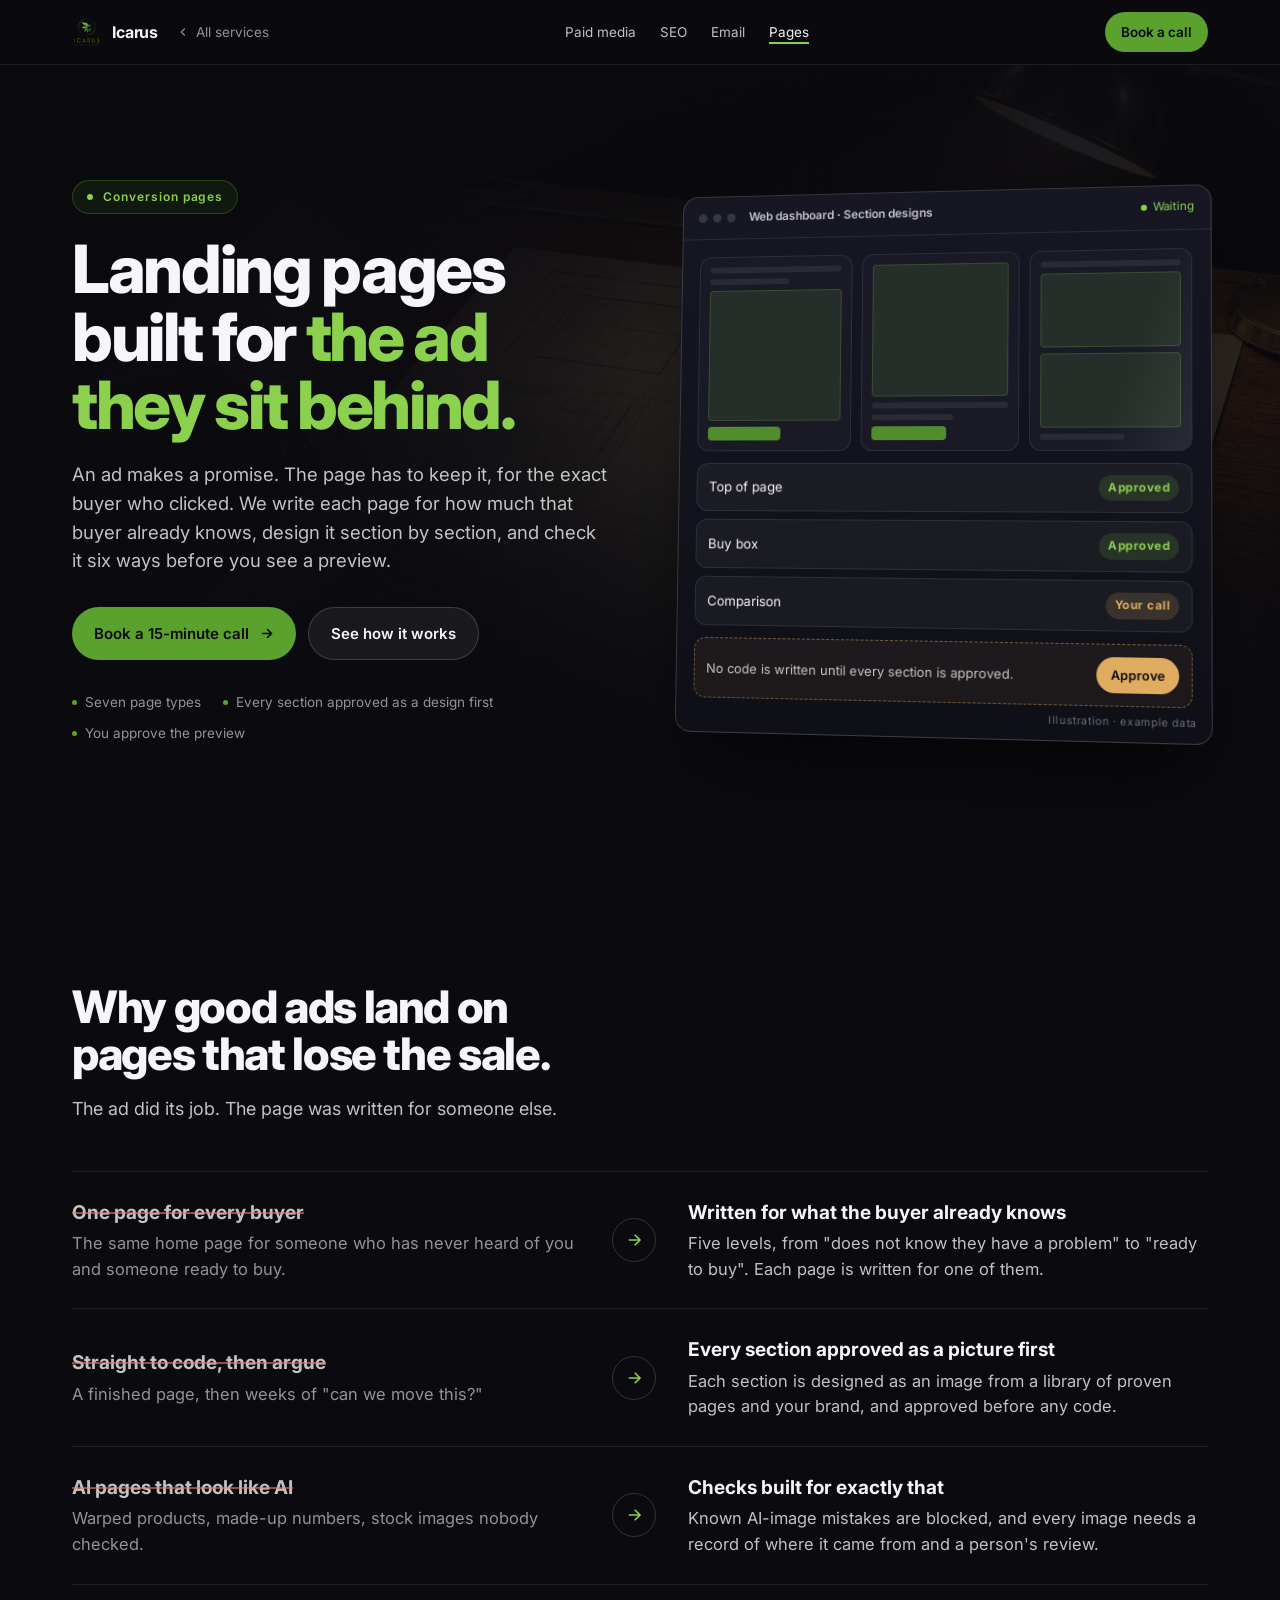
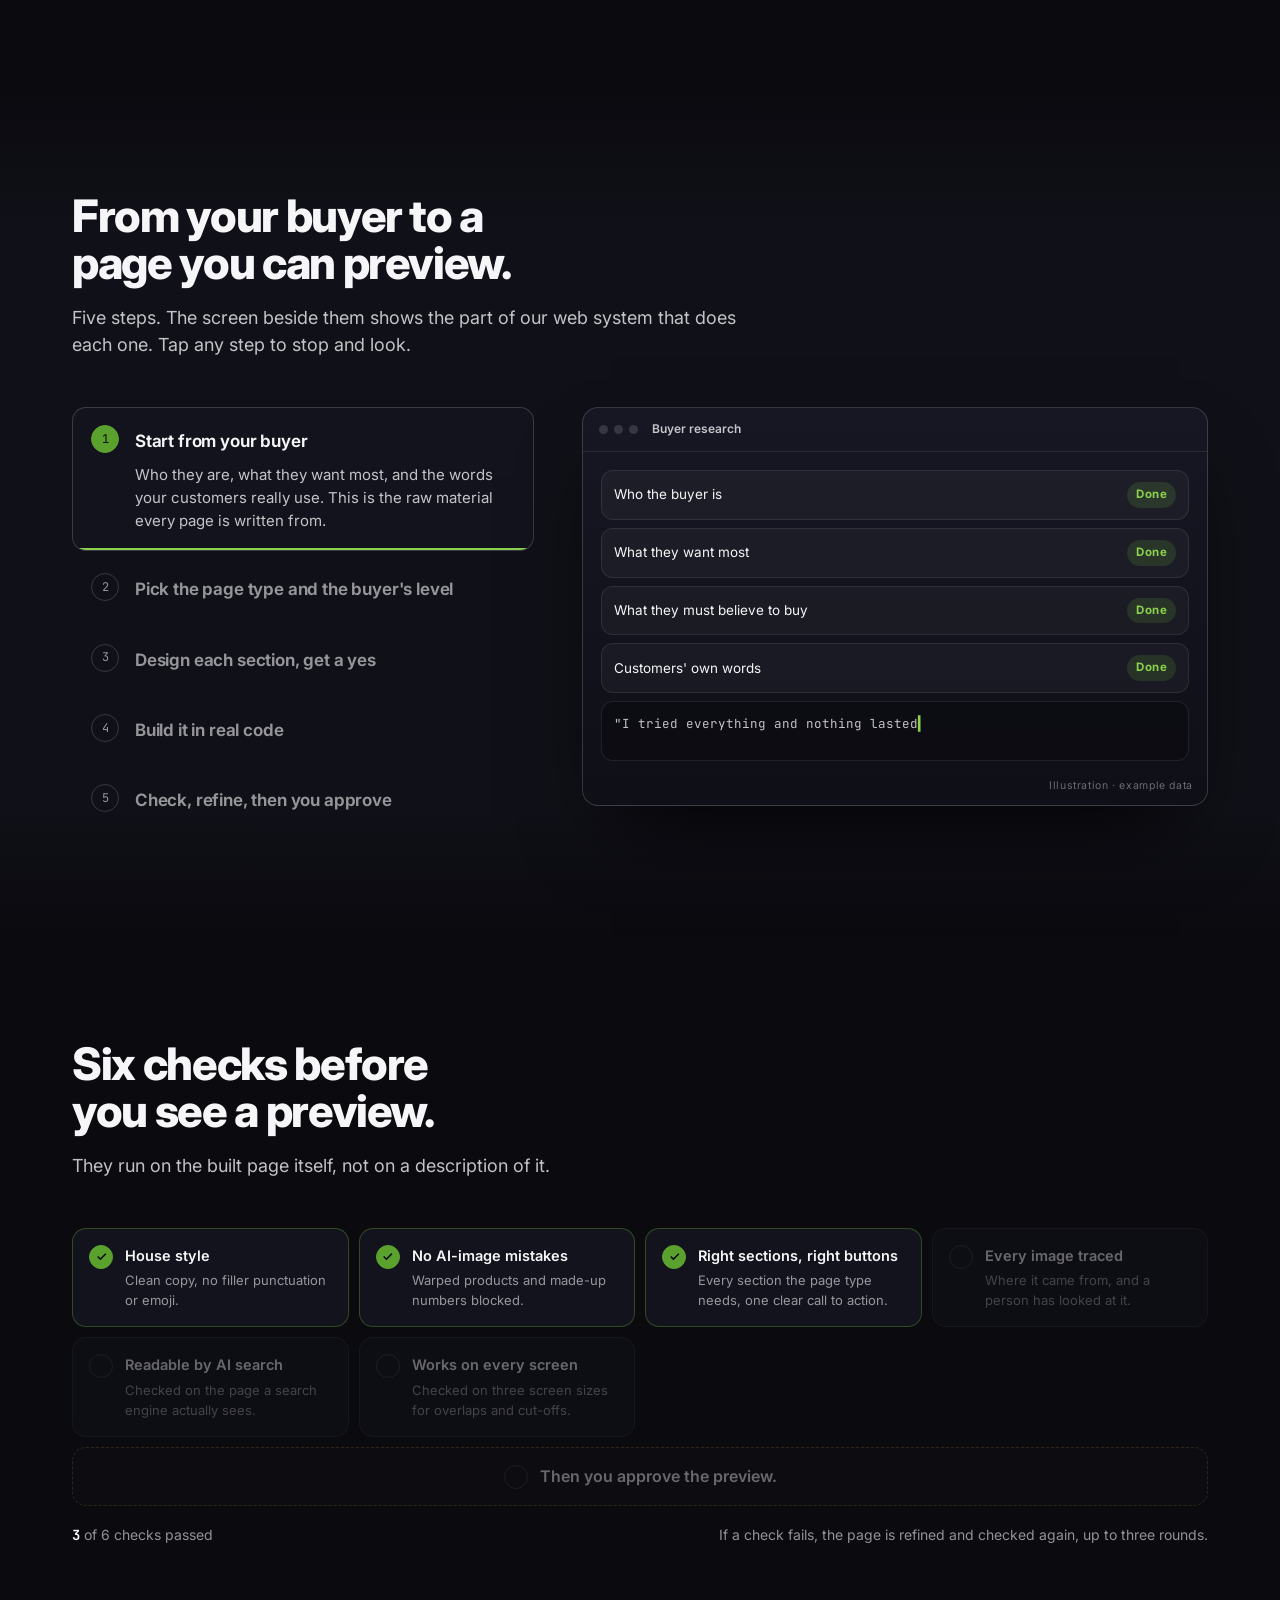
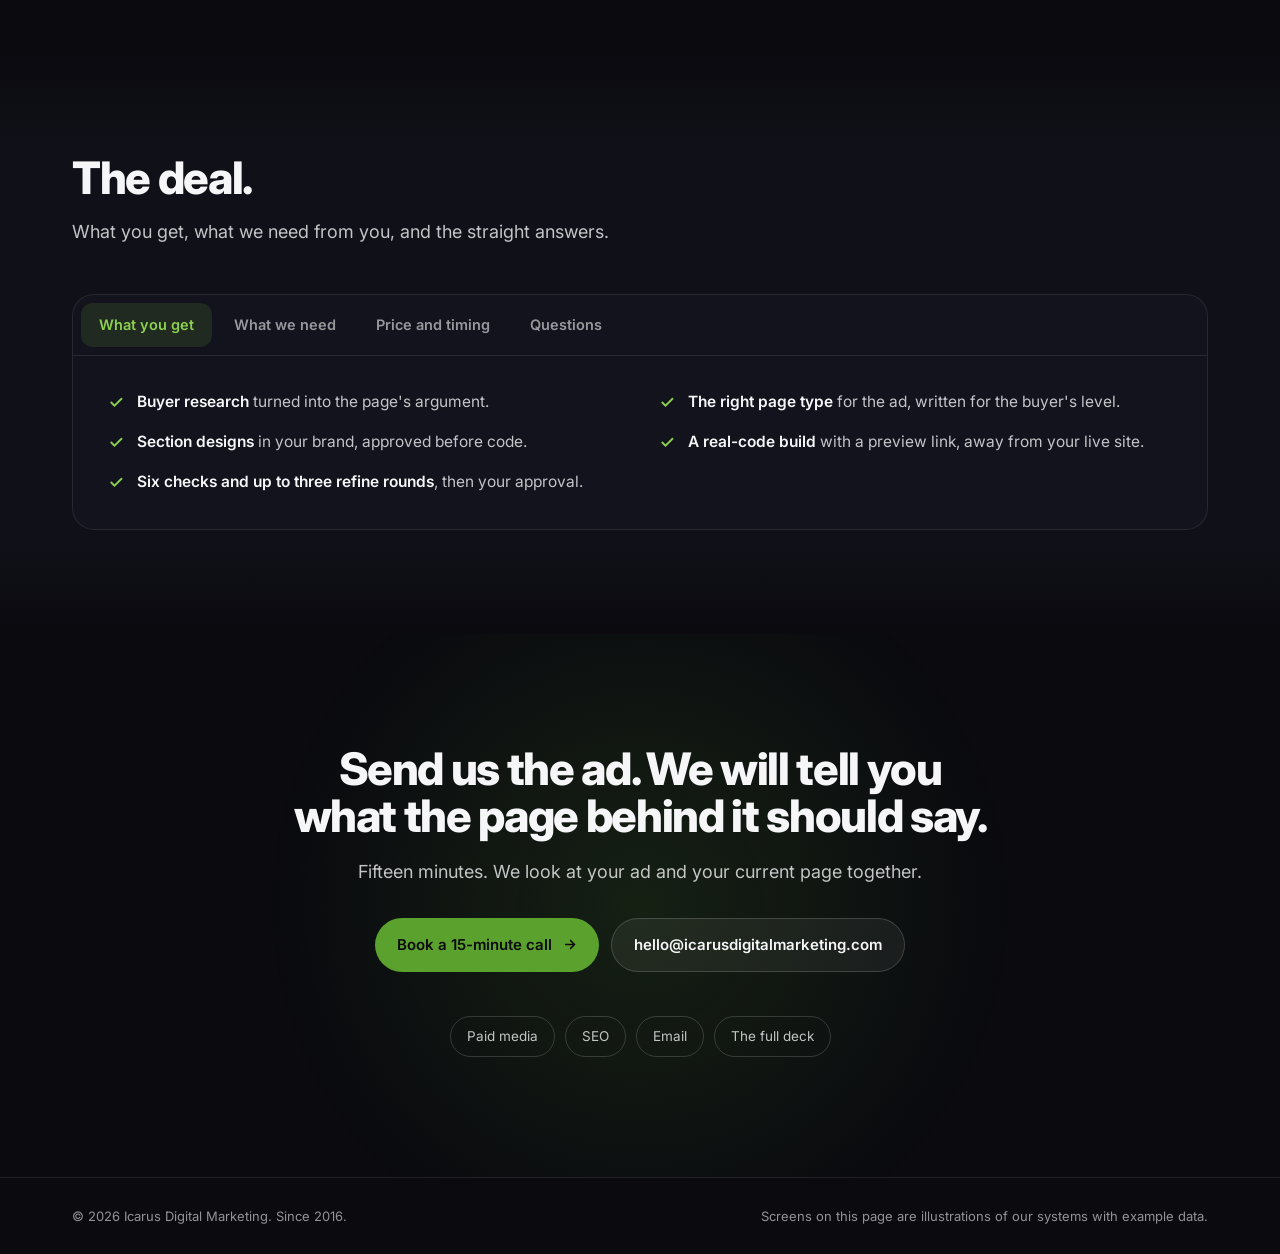
<file: offers/pages/index.html>
<!doctype html>
<html lang="en">
<head>
<meta charset="utf-8">
<meta name="viewport" content="width=device-width, initial-scale=1">
<title>Landing Pages | Icarus Digital Marketing</title>
<meta name="description" content="Landing pages written for the buyer your ad reaches, designed section by section and approved before code, then checked six ways before you see a preview.">
<link rel="icon" href="../../public/logo-mark.png">
<link rel="preconnect" href="https://fonts.googleapis.com"><link rel="preconnect" href="https://fonts.gstatic.com" crossorigin>
<link href="https://fonts.googleapis.com/css2?family=Inter:wght@400;500;600;700;800&family=JetBrains+Mono:wght@500;600&display=swap" rel="stylesheet">
<link rel="stylesheet" href="../offers.css">
</head>
<body>
<header class="nav"><div class="wrap">
  <div class="nav-l">
    <a class="brand" href="../../"><img src="../img/mark.png" alt=""><span>Icarus</span></a>
    <a class="nav-back" href="../../#pricing"><svg viewBox="0 0 24 24" fill="none" stroke="currentColor" stroke-width="2"><path d="M15 18l-6-6 6-6"/></svg><span>All services</span></a>
  </div>
  <nav class="nav-links" aria-label="Services"><a href="../paid/">Paid media</a><a href="../seo/">SEO</a><a href="../email/">Email</a><a class="cur" href="./">Pages</a></nav>
  <a class="btn btn-primary btn-sm" href="https://calendly.com/icarusdigitalmarketing/15min" target="_blank" rel="noopener">Book a call</a>
</div></header>

<main>
<section class="hero">
  <div class="hero-bg" style="background-image:url('../img/hero-pages.webp')"></div>
  <div class="wrap">
    <div>
      <span class="eyebrow"><i></i>Conversion pages</span>
      <h1>Landing pages built for <span class="hl">the ad they sit behind.</span></h1>
      <p class="sub">An ad makes a promise. The page has to keep it, for the exact buyer who clicked. We write each page for how much that buyer already knows, design it section by section, and check it six ways before you see a preview.</p>
      <div class="hero-actions">
        <a class="btn btn-primary" href="https://calendly.com/icarusdigitalmarketing/15min" target="_blank" rel="noopener">Book a 15-minute call <svg viewBox="0 0 24 24" fill="none" stroke="currentColor" stroke-width="2.4"><path d="M5 12h14M13 5l7 7-7 7"/></svg></a>
        <a class="btn btn-ghost" href="#how">See how it works</a>
      </div>
      <ul class="hero-proof"><li>Seven page types</li><li>Every section approved as a design first</li><li>You approve the preview</li></ul>
    </div>
    <div class="screen" aria-label="Illustration of section designs waiting for approval">
      <div class="screen-bar"><span class="dots"><b></b><b></b><b></b></span><span class="ttl">Web dashboard · Section designs</span><span class="live">Waiting</span></div>
      <div class="screen-body">
        <div class="tiles"><div class="tile wf" aria-hidden="true"><span class="k ln"></span><span class="k ln s"></span><span class="k img"></span><span class="k go"></span></div><div class="tile wf" aria-hidden="true"><span class="k img"></span><span class="k ln"></span><span class="k ln s"></span><span class="k go"></span></div><div class="tile wf shim" aria-hidden="true"><span class="k ln"></span><span class="k img"></span><span class="k img"></span><span class="k ln s"></span></div></div>
        <div class="feed" style="margin-top:12px">
          <div class="row"><span class="t">Top of page</span><span class="chip g">Approved</span></div>
          <div class="row"><span class="t">Buy box</span><span class="chip g">Approved</span></div>
          <div class="row"><span class="t">Comparison</span><span class="chip a">Your call</span></div>
        </div>
        <div class="press"><span>No code is written until every section is approved.</span><span class="btn pulse">Approve</span></div>
      </div>
      <span class="illus">Illustration · example data</span>
    </div>
  </div>
</section>

<section class="sec">
  <div class="wrap">
    <div class="sec-head rv"><h2>Why good ads land on pages that lose the sale.</h2><p class="lead">The ad did its job. The page was written for someone else.</p></div>
    <div class="swap rv">
      <div class="swap-row"><div class="old"><b>One page for every buyer</b>The same home page for someone who has never heard of you and someone ready to buy.</div><span class="arrow"><svg viewBox="0 0 24 24" fill="none" stroke="currentColor" stroke-width="2.2"><path d="M5 12h14M13 5l7 7-7 7"/></svg></span><div class="new"><b>Written for what the buyer already knows</b>Five levels, from "does not know they have a problem" to "ready to buy". Each page is written for one of them.</div></div>
      <div class="swap-row"><div class="old"><b>Straight to code, then argue</b>A finished page, then weeks of "can we move this?"</div><span class="arrow"><svg viewBox="0 0 24 24" fill="none" stroke="currentColor" stroke-width="2.2"><path d="M5 12h14M13 5l7 7-7 7"/></svg></span><div class="new"><b>Every section approved as a picture first</b>Each section is designed as an image from a library of proven pages and your brand, and approved before any code.</div></div>
      <div class="swap-row"><div class="old"><b>AI pages that look like AI</b>Warped products, made-up numbers, stock images nobody checked.</div><span class="arrow"><svg viewBox="0 0 24 24" fill="none" stroke="currentColor" stroke-width="2.2"><path d="M5 12h14M13 5l7 7-7 7"/></svg></span><div class="new"><b>Checks built for exactly that</b>Known AI-image mistakes are blocked, and every image needs a record of where it came from and a person's review.</div></div>
    </div>
  </div>
</section>

<section class="sec soft" id="how">
  <div class="wrap">
    <div class="sec-head rv"><h2>From your buyer to a page you can preview.</h2><p class="lead">Five steps. The screen beside them shows the part of our web system that does each one. Tap any step to stop and look.</p></div>
    <div class="stepper rv" data-dur="8000">
      <div class="steps" role="tablist" aria-label="How it works">
        <button class="step" role="tab"><span class="n">1</span><span class="h">Start from your buyer</span><span class="d"><span>Who they are, what they want most, and the words your customers really use. This is the raw material every page is written from.</span></span><span class="prog"></span></button>
        <button class="step" role="tab"><span class="n">2</span><span class="h">Pick the page type and the buyer's level</span><span class="d"><span>Sales page, advertorial, listicle, video page, lead page and more: seven types, each with its own proven structure. Then the level: how much this buyer already knows.</span></span><span class="prog"></span></button>
        <button class="step" role="tab"><span class="n">3</span><span class="h">Design each section, get a yes</span><span class="d"><span>Each major section is designed as an image, in your brand, drawing on a library of proven pages. You or we approve each one before any code is written.</span></span><span class="prog"></span></button>
        <button class="step" role="tab"><span class="n">4</span><span class="h">Build it in real code</span><span class="d"><span>The page is built in your site's real code, on its own branch, with a preview link. Nothing touches your live site yet.</span></span><span class="prog"></span></button>
        <button class="step" role="tab"><span class="n">5</span><span class="h">Check, refine, then you approve</span><span class="d"><span>Six checks run on the built page. We compare it to the approved designs and refine it, up to three rounds. Then you see the preview and decide.</span></span><span class="prog"></span></button>
      </div>
      <div class="panels">
        <div class="panel"><div class="screen">
          <div class="screen-bar"><span class="dots"><b></b><b></b><b></b></span><span class="ttl">Buyer research</span></div>
          <div class="screen-body">
            <div class="feed">
              <div class="row"><span class="t">Who the buyer is</span><span class="chip g">Done</span></div>
              <div class="row"><span class="t">What they want most</span><span class="chip g">Done</span></div>
              <div class="row"><span class="t">What they must believe to buy</span><span class="chip g">Done</span></div>
              <div class="row"><span class="t">Customers' own words</span><span class="chip g">Done</span></div>
            </div>
            <div class="typer" data-type="&quot;I tried everything and nothing lasted past the first week.&quot;"></div>
          </div><span class="illus">Illustration · example data</span>
        </div></div>
        <div class="panel"><div class="screen">
          <div class="screen-bar"><span class="dots"><b></b><b></b><b></b></span><span class="ttl">Page plan</span></div>
          <div class="screen-body">
            <div class="row"><span class="t">Page type</span><span class="chip b">Advertorial</span></div>
            <div class="row"><span class="t">Buyer's level</span><span class="chip a">Knows the problem</span></div>
            <div class="row"><span class="t">Unaware</span><span class="bar"><i style="--w:15%"></i></span></div>
            <div class="row"><span class="t">Knows the problem</span><span class="bar"><i style="--w:40%"></i></span></div>
            <div class="row"><span class="t">Knows solutions exist</span><span class="bar"><i style="--w:60%"></i></span></div>
            <div class="row"><span class="t">Knows your product</span><span class="bar"><i style="--w:80%"></i></span></div>
            <div class="row"><span class="t">Ready to buy</span><span class="bar"><i style="--w:100%"></i></span></div>
          </div><span class="illus">Illustration · example data</span>
        </div></div>
        <div class="panel"><div class="screen">
          <div class="screen-bar"><span class="dots"><b></b><b></b><b></b></span><span class="ttl">Section designs</span></div>
          <div class="screen-body">
            <div class="tiles"><div class="tile wf" aria-hidden="true"><span class="k ln"></span><span class="k ln s"></span><span class="k img"></span><span class="k go"></span></div><div class="tile wf" aria-hidden="true"><span class="k img"></span><span class="k ln"></span><span class="k ln s"></span><span class="k go"></span></div><div class="tile wf shim" aria-hidden="true"><span class="k ln"></span><span class="k img"></span><span class="k img"></span><span class="k ln s"></span></div></div>
            <div class="press"><span>Approve each section before code.</span><span class="btn pulse">Approve</span></div>
          </div><span class="illus">Illustration · example data</span>
        </div></div>
        <div class="panel"><div class="screen">
          <div class="screen-bar"><span class="dots"><b></b><b></b><b></b></span><span class="ttl">Build</span><span class="live">Building</span></div>
          <div class="screen-body">
            <div class="typer" data-type="Building on its own branch. Your live site is untouched."></div>
            <div class="feed">
              <div class="row"><span class="t">Copy placed</span><span class="chip g">Done</span></div>
              <div class="row"><span class="t">Your brand's colours and type</span><span class="chip g">Done</span></div>
              <div class="row"><span class="t">Preview link</span><span class="chip b">Ready</span></div>
            </div>
          </div><span class="illus">Illustration · example data</span>
        </div></div>
        <div class="panel"><div class="screen">
          <div class="screen-bar"><span class="dots"><b></b><b></b><b></b></span><span class="ttl">Checks · round 2 of up to 3</span></div>
          <div class="screen-body">
            <div class="kpis"><div class="kpi"><small>Checks passed</small><b>6 / 6</b></div><div class="kpi"><small>Matches design</small><b>Yes</b></div><div class="kpi"><small>Screen sizes</small><b>3</b></div></div>
            <div class="press"><span>Your preview is ready.</span><span class="btn pulse">Approve</span></div>
          </div><span class="illus">Illustration · example data</span>
        </div></div>
      </div>
    </div>
  </div>
</section>

<section class="sec">
  <div class="wrap">
    <div class="sec-head rv"><h2>Six checks before you see a preview.</h2><p class="lead">They run on the built page itself, not on a description of it.</p></div>
    <div class="gates rv" data-count-into="#pageDone">
      <div class="gate"><span class="tick"><svg viewBox="0 0 24 24" fill="none" stroke="currentColor" stroke-width="3"><path d="M5 12l5 5L20 7"/></svg></span><div>House style<small>Clean copy, no filler punctuation or emoji.</small></div></div>
      <div class="gate"><span class="tick"><svg viewBox="0 0 24 24" fill="none" stroke="currentColor" stroke-width="3"><path d="M5 12l5 5L20 7"/></svg></span><div>No AI-image mistakes<small>Warped products and made-up numbers blocked.</small></div></div>
      <div class="gate"><span class="tick"><svg viewBox="0 0 24 24" fill="none" stroke="currentColor" stroke-width="3"><path d="M5 12l5 5L20 7"/></svg></span><div>Right sections, right buttons<small>Every section the page type needs, one clear call to action.</small></div></div>
      <div class="gate"><span class="tick"><svg viewBox="0 0 24 24" fill="none" stroke="currentColor" stroke-width="3"><path d="M5 12l5 5L20 7"/></svg></span><div>Every image traced<small>Where it came from, and a person has looked at it.</small></div></div>
      <div class="gate"><span class="tick"><svg viewBox="0 0 24 24" fill="none" stroke="currentColor" stroke-width="3"><path d="M5 12l5 5L20 7"/></svg></span><div>Readable by AI search<small>Checked on the page a search engine actually sees.</small></div></div>
      <div class="gate"><span class="tick"><svg viewBox="0 0 24 24" fill="none" stroke="currentColor" stroke-width="3"><path d="M5 12l5 5L20 7"/></svg></span><div>Works on every screen<small>Checked on three screen sizes for overlaps and cut-offs.</small></div></div>
      <div class="gate gate-human"><span class="tick"><svg viewBox="0 0 24 24" fill="none" stroke="currentColor" stroke-width="3"><path d="M5 12l5 5L20 7"/></svg></span><div>Then you approve the preview.</div></div>
    </div>
    <div class="gates-foot"><span><b id="pageDone">0</b> of 6 checks passed</span><span>If a check fails, the page is refined and checked again, up to three rounds.</span></div>
  </div>
</section>

<section class="sec soft" id="deal">
  <div class="wrap">
    <div class="sec-head rv"><h2>The deal.</h2><p class="lead">What you get, what we need from you, and the straight answers.</p></div>
    <div class="deal rv">
      <div class="tabs" role="tablist" aria-label="The deal">
        <button class="tab" role="tab" id="t1" aria-controls="p1" aria-selected="true">What you get</button>
        <button class="tab" role="tab" id="t2" aria-controls="p2" aria-selected="false" tabindex="-1">What we need</button>
        <button class="tab" role="tab" id="t3" aria-controls="p3" aria-selected="false" tabindex="-1">Price and timing</button>
        <button class="tab" role="tab" id="t4" aria-controls="p4" aria-selected="false" tabindex="-1">Questions</button>
      </div>
      <div class="tabpane" role="tabpanel" id="p1" aria-labelledby="t1">
        <ul class="list">
          <li><svg viewBox="0 0 24 24" fill="none" stroke="currentColor" stroke-width="2.4"><path d="M5 12l5 5L20 7"/></svg><span><b>Buyer research</b> turned into the page's argument.</span></li>
          <li><svg viewBox="0 0 24 24" fill="none" stroke="currentColor" stroke-width="2.4"><path d="M5 12l5 5L20 7"/></svg><span><b>The right page type</b> for the ad, written for the buyer's level.</span></li>
          <li><svg viewBox="0 0 24 24" fill="none" stroke="currentColor" stroke-width="2.4"><path d="M5 12l5 5L20 7"/></svg><span><b>Section designs</b> in your brand, approved before code.</span></li>
          <li><svg viewBox="0 0 24 24" fill="none" stroke="currentColor" stroke-width="2.4"><path d="M5 12l5 5L20 7"/></svg><span><b>A real-code build</b> with a preview link, away from your live site.</span></li>
          <li><svg viewBox="0 0 24 24" fill="none" stroke="currentColor" stroke-width="2.4"><path d="M5 12l5 5L20 7"/></svg><span><b>Six checks and up to three refine rounds</b>, then your approval.</span></li>
        </ul>
      </div>
      <div class="tabpane" role="tabpanel" id="p2" aria-labelledby="t2" hidden>
        <ul class="list need">
          <li><svg viewBox="0 0 24 24" fill="none" stroke="currentColor" stroke-width="2.4"><circle cx="12" cy="12" r="9"/><path d="M12 8v4l3 2"/></svg><span><b>Your brand files</b>: logo, colours, fonts, product photos.</span></li>
          <li><svg viewBox="0 0 24 24" fill="none" stroke="currentColor" stroke-width="2.4"><circle cx="12" cy="12" r="9"/><path d="M12 8v4l3 2"/></svg><span><b>What you know about your buyers</b>: reviews, questions, support emails.</span></li>
          <li><svg viewBox="0 0 24 24" fill="none" stroke="currentColor" stroke-width="2.4"><circle cx="12" cy="12" r="9"/><path d="M12 8v4l3 2"/></svg><span><b>Your claim rules</b>, so the page only says what you can stand behind.</span></li>
          <li><svg viewBox="0 0 24 24" fill="none" stroke="currentColor" stroke-width="2.4"><circle cx="12" cy="12" r="9"/><path d="M12 8v4l3 2"/></svg><span><b>Someone to approve</b> the section designs and the preview.</span></li>
        </ul>
      </div>
      <div class="tabpane" role="tabpanel" id="p3" aria-labelledby="t3" hidden>
        <div class="price">
          <div>
            <div class="price-big">Included<small> with Paid media</small></div>
            <p class="price-note">Landing pages come with any Paid media retainer. A standalone website build is <b>$5,000</b>.</p>
          </div>
        <div class="timeline">
          <div class="tl-track"><span class="tl-fill"></span><span class="tl-dot" style="left:4%"></span><span class="tl-dot" style="left:50%"></span><span class="tl-dot" style="left:96%"></span></div>
          <div class="tl-pts">
            <div class="tl-pt"><b>WEEK 1</b>Buyer research and page plan.</div>
            <div class="tl-pt"><b>WEEK 2</b>Section designs for your approval.</div>
            <div class="tl-pt"><b>WEEKS 2 TO 3</b>First page live, alongside your first ads.</div>
          </div>
        </div>
        </div>
      </div>
      <div class="tabpane faq" role="tabpanel" id="p4" aria-labelledby="t4" hidden>
        <details><summary>What do you build pages in?</summary><p>Next.js, a modern website framework. How the page joins your store and checkout is something we agree on the call, before any work starts.</p></details>
        <details><summary>Will it look like every other AI page?</summary><p>That is exactly what the checks are for. Sections are designed from a library of proven pages and your own brand, and known AI-image mistakes are blocked before you see anything.</p></details>
        <details><summary>Do you check the claims on the page?</summary><p>You give us your claim rules and we write inside them. The final call on what your brand can say stays with you, at the preview.</p></details>
        <details><summary>Can we change things after we see it?</summary><p>Yes, and there is less to change, because you approved every section as a design before it was built.</p></details>
      </div>
    </div>
  </div>
</section>

<section class="cta">
  <div class="wrap rv">
    <h2>Send us the ad. We will tell you what the page behind it should say.</h2>
    <p>Fifteen minutes. We look at your ad and your current page together.</p>
    <div class="hero-actions">
      <a class="btn btn-primary" href="https://calendly.com/icarusdigitalmarketing/15min" target="_blank" rel="noopener">Book a 15-minute call <svg viewBox="0 0 24 24" fill="none" stroke="currentColor" stroke-width="2.4"><path d="M5 12h14M13 5l7 7-7 7"/></svg></a>
      <a class="btn btn-ghost" href="mailto:hello@icarusdigitalmarketing.com">hello@icarusdigitalmarketing.com</a>
    </div>
    <nav class="more-offers" aria-label="Other services"><a href="../paid/">Paid media</a><a href="../seo/">SEO</a><a href="../email/">Email</a><a href="../../">The full deck</a></nav>
  </div>
</section>
</main>
<footer><div class="wrap"><span>© <span data-year>2026</span> Icarus Digital Marketing. Since 2016.</span><span>Screens on this page are illustrations of our systems with example data.</span></div></footer>
<script src="../offers.js"></script>
</body>
</html>
</file>
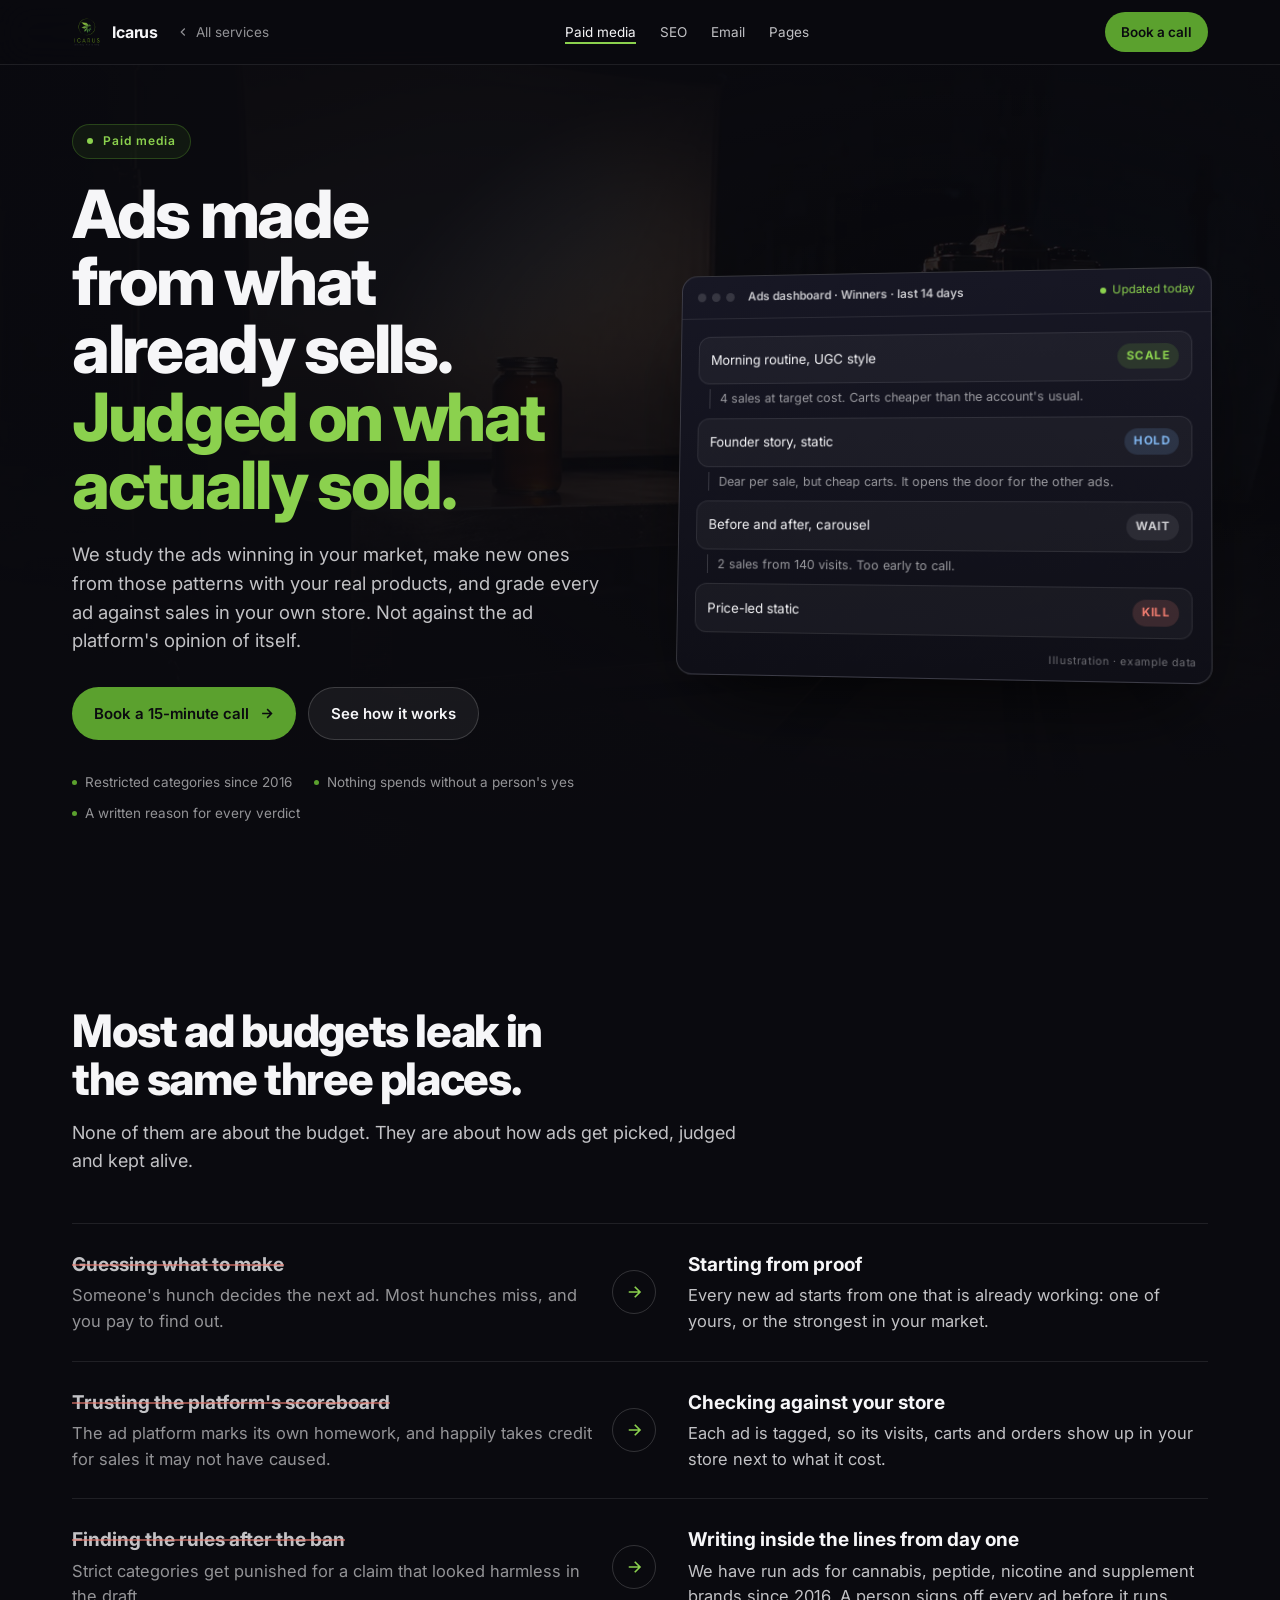
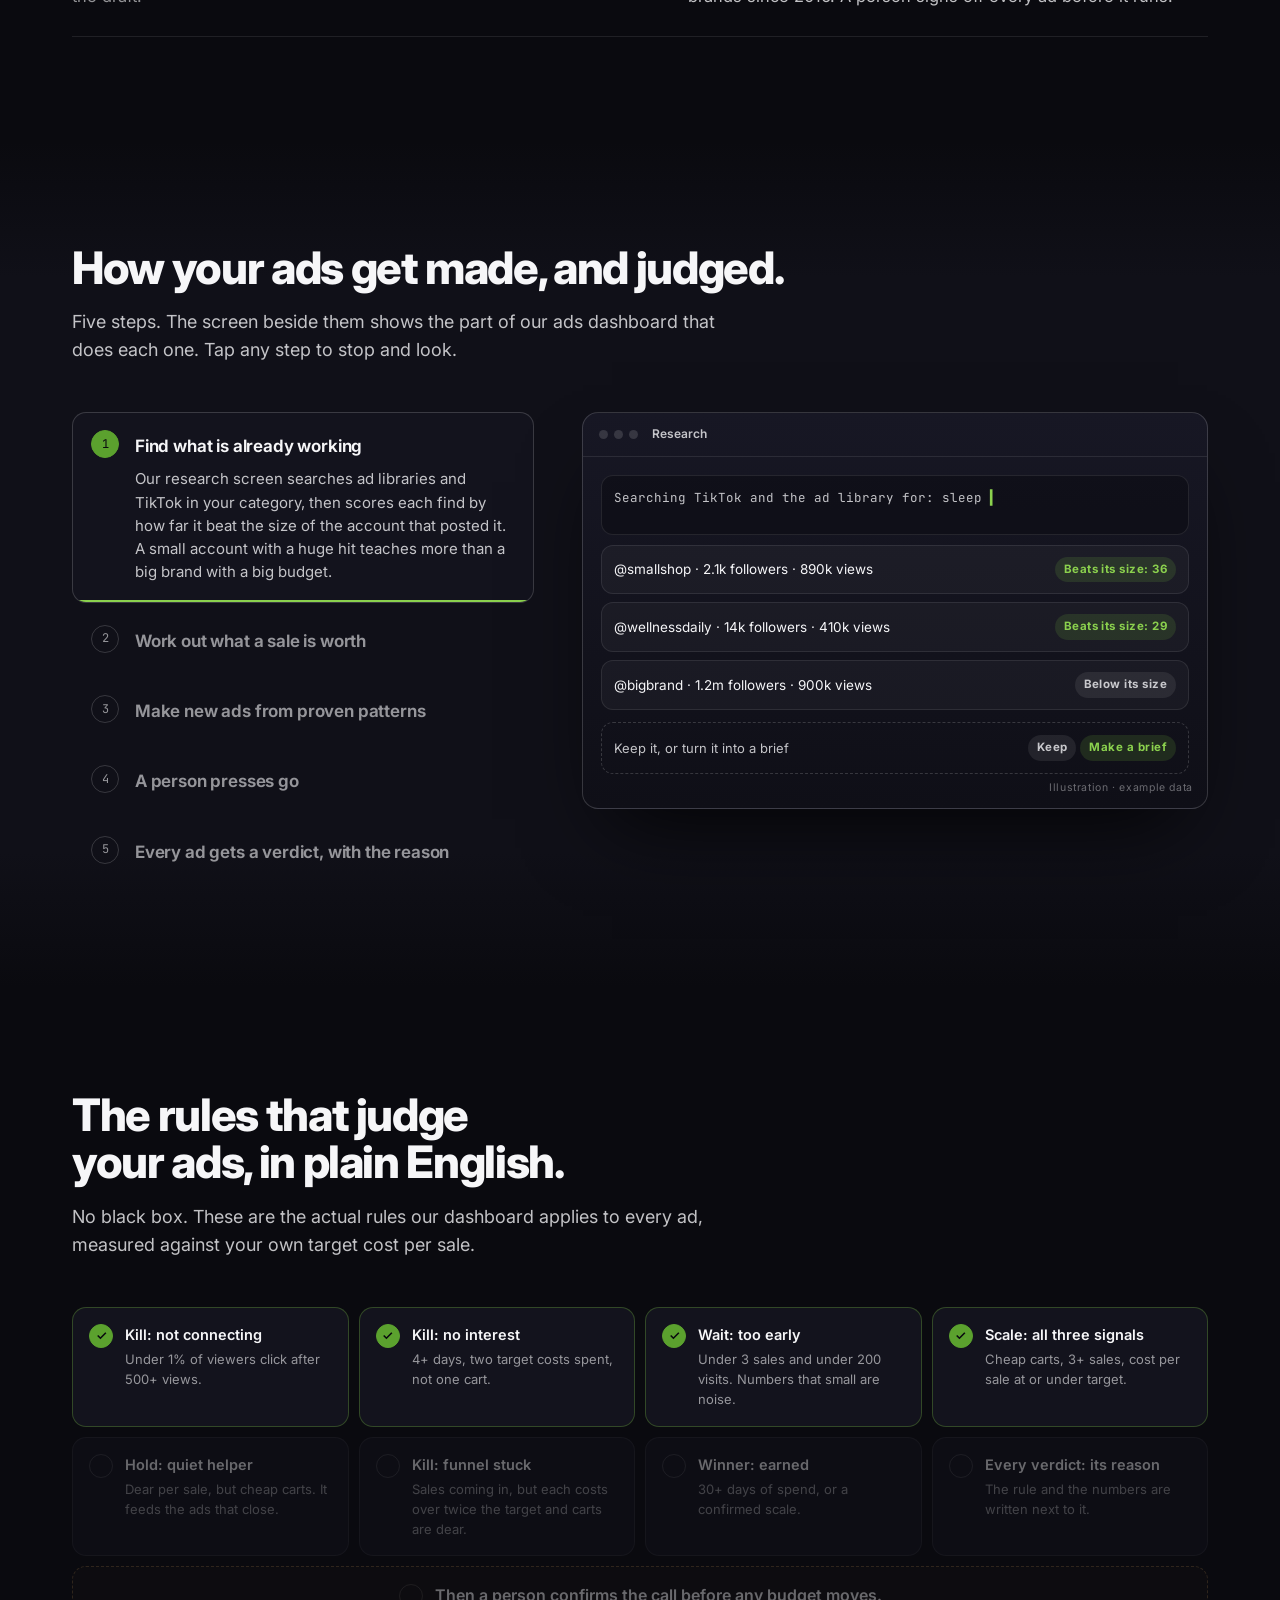
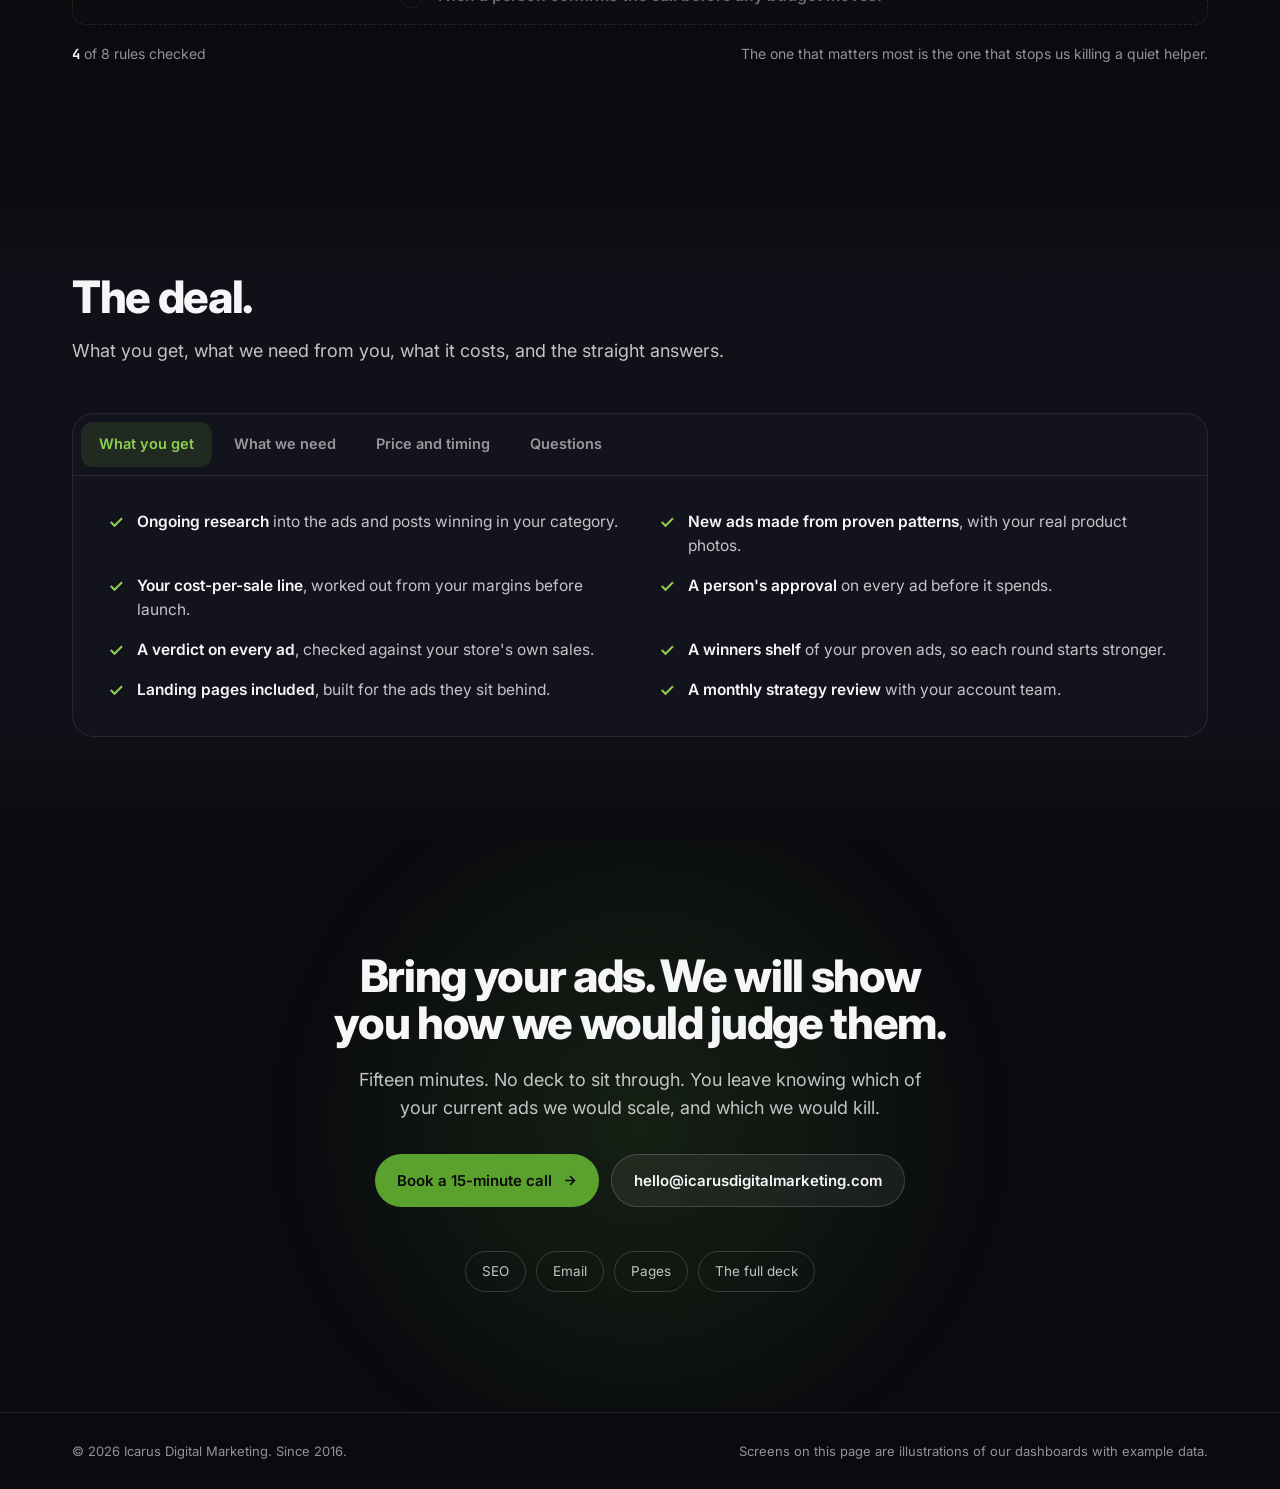
<file: offers/paid/index.html>
<!doctype html>
<html lang="en">
<head>
<meta charset="utf-8">
<meta name="viewport" content="width=device-width, initial-scale=1">
<title>Paid Media | Icarus Digital Marketing</title>
<meta name="description" content="Ads made from what is already winning in your market, approved by a person, and judged on real sales in your own store. Paid media for restricted-category brands, since 2016.">
<link rel="icon" href="../../public/logo-mark.png">
<link rel="preconnect" href="https://fonts.googleapis.com"><link rel="preconnect" href="https://fonts.gstatic.com" crossorigin>
<link href="https://fonts.googleapis.com/css2?family=Inter:wght@400;500;600;700;800&family=JetBrains+Mono:wght@500;600&display=swap" rel="stylesheet">
<link rel="stylesheet" href="../offers.css">
<!--
THESIS: an ad service you can watch think. Refuses the agency page of logos and ROAS brags.
OWN-WORLD: the deck's dark ground, leaf green for the system, amber only for the human press.
STORY: ads start from proof, a person approves them, and each one is judged on store sales.
FIRST VIEWPORT: promise left, a live verdict board right. Book-a-call is the first button.
FORM: self-driving stepper beside the dashboard screen it describes; tabs hold the deal.
Every number on a screen is example data and is labelled "Illustration".
-->
</head>
<body>
<header class="nav"><div class="wrap">
  <div class="nav-l">
    <a class="brand" href="../../"><img src="../img/mark.png" alt=""><span>Icarus</span></a>
    <a class="nav-back" href="../../#pricing"><svg viewBox="0 0 24 24" fill="none" stroke="currentColor" stroke-width="2"><path d="M15 18l-6-6 6-6"/></svg><span>All services</span></a>
  </div>
  <nav class="nav-links" aria-label="Services"><a class="cur" href="./">Paid media</a><a href="../seo/">SEO</a><a href="../email/">Email</a><a href="../pages/">Pages</a></nav>
  <a class="btn btn-primary btn-sm" href="https://calendly.com/icarusdigitalmarketing/15min" target="_blank" rel="noopener">Book a call</a>
</div></header>

<main>
<section class="hero">
  <div class="hero-bg" style="background-image:url('../img/hero-paid.webp')"></div>
  <div class="wrap">
    <div>
      <span class="eyebrow"><i></i>Paid media</span>
      <h1>Ads made from what already sells. <span class="hl">Judged on what actually sold.</span></h1>
      <p class="sub">We study the ads winning in your market, make new ones from those patterns with your real products, and grade every ad against sales in your own store. Not against the ad platform's opinion of itself.</p>
      <div class="hero-actions">
        <a class="btn btn-primary" href="https://calendly.com/icarusdigitalmarketing/15min" target="_blank" rel="noopener">Book a 15-minute call <svg viewBox="0 0 24 24" fill="none" stroke="currentColor" stroke-width="2.4"><path d="M5 12h14M13 5l7 7-7 7"/></svg></a>
        <a class="btn btn-ghost" href="#how">See how it works</a>
      </div>
      <ul class="hero-proof"><li>Restricted categories since 2016</li><li>Nothing spends without a person's yes</li><li>A written reason for every verdict</li></ul>
    </div>
    <div class="screen" aria-label="Illustration of the verdict board in our ads dashboard">
      <div class="screen-bar"><span class="dots"><b></b><b></b><b></b></span><span class="ttl">Ads dashboard · Winners · last 14 days</span><span class="live">Updated today</span></div>
      <div class="screen-body feed">
        <div class="row"><span class="t">Morning routine, UGC style</span><span class="chip g">SCALE</span></div>
        <div class="why">4 sales at target cost. Carts cheaper than the account's usual.</div>
        <div class="row"><span class="t">Founder story, static</span><span class="chip b">HOLD</span></div>
        <div class="why">Dear per sale, but cheap carts. It opens the door for the other ads.</div>
        <div class="row"><span class="t">Before and after, carousel</span><span class="chip n">WAIT</span></div>
        <div class="why">2 sales from 140 visits. Too early to call.</div>
        <div class="row"><span class="t">Price-led static</span><span class="chip r">KILL</span></div>
      </div>
      <span class="illus">Illustration · example data</span>
    </div>
  </div>
</section>

<section class="sec">
  <div class="wrap">
    <div class="sec-head rv"><h2>Most ad budgets leak in the same three places.</h2><p class="lead">None of them are about the budget. They are about how ads get picked, judged and kept alive.</p></div>
    <div class="swap rv">
      <div class="swap-row"><div class="old"><b>Guessing what to make</b>Someone's hunch decides the next ad. Most hunches miss, and you pay to find out.</div><span class="arrow"><svg viewBox="0 0 24 24" fill="none" stroke="currentColor" stroke-width="2.2"><path d="M5 12h14M13 5l7 7-7 7"/></svg></span><div class="new"><b>Starting from proof</b>Every new ad starts from one that is already working: one of yours, or the strongest in your market.</div></div>
      <div class="swap-row"><div class="old"><b>Trusting the platform's scoreboard</b>The ad platform marks its own homework, and happily takes credit for sales it may not have caused.</div><span class="arrow"><svg viewBox="0 0 24 24" fill="none" stroke="currentColor" stroke-width="2.2"><path d="M5 12h14M13 5l7 7-7 7"/></svg></span><div class="new"><b>Checking against your store</b>Each ad is tagged, so its visits, carts and orders show up in your store next to what it cost.</div></div>
      <div class="swap-row"><div class="old"><b>Finding the rules after the ban</b>Strict categories get punished for a claim that looked harmless in the draft.</div><span class="arrow"><svg viewBox="0 0 24 24" fill="none" stroke="currentColor" stroke-width="2.2"><path d="M5 12h14M13 5l7 7-7 7"/></svg></span><div class="new"><b>Writing inside the lines from day one</b>We have run ads for cannabis, peptide, nicotine and supplement brands since 2016. A person signs off every ad before it runs.</div></div>
    </div>
  </div>
</section>

<section class="sec soft" id="how">
  <div class="wrap">
    <div class="sec-head rv"><h2>How your ads get made, and judged.</h2><p class="lead">Five steps. The screen beside them shows the part of our ads dashboard that does each one. Tap any step to stop and look.</p></div>
    <div class="stepper rv" data-dur="8000">
      <div class="steps" role="tablist" aria-label="How it works">
        <button class="step" role="tab"><span class="n">1</span><span class="h">Find what is already working</span><span class="d"><span>Our research screen searches ad libraries and TikTok in your category, then scores each find by how far it beat the size of the account that posted it. A small account with a huge hit teaches more than a big brand with a big budget.</span></span><span class="prog"></span></button>
        <button class="step" role="tab"><span class="n">2</span><span class="h">Work out what a sale is worth</span><span class="d"><span>Before any ad runs, we work out the most you can pay for a sale and still make money, from your own prices and margins. Every verdict later is measured against that line.</span></span><span class="prog"></span></button>
        <button class="step" role="tab"><span class="n">3</span><span class="h">Make new ads from proven patterns</span><span class="d"><span>Our creative workspace takes a proven ad as the starting point, studies your product and the example first, then makes new versions with your real product. Static ads come out of it today. Video formats such as UGC style, podcast clips and street interviews sit in the same place.</span></span><span class="prog"></span></button>
        <button class="step" role="tab"><span class="n">4</span><span class="h">A person presses go</span><span class="d"><span>Nothing launches by itself. A person on our team checks every ad, the words, the picture and the claims, and approves it before it spends a cent.</span></span><span class="prog"></span></button>
        <button class="step" role="tab"><span class="n">5</span><span class="h">Every ad gets a verdict, with the reason</span><span class="d"><span>Each ad is scored on real visits, carts and sales from your store, then given one of four verdicts: scale, hold, wait or kill. The rule that decided it is written beside it. An ad only joins your winners shelf after 30+ days of spend or a confirmed scale, and the next round starts from there.</span></span><span class="prog"></span></button>
      </div>
      <div class="panels">
        <div class="panel"><div class="screen">
          <div class="screen-bar"><span class="dots"><b></b><b></b><b></b></span><span class="ttl">Research</span></div>
          <div class="screen-body">
            <div class="typer" data-type="Searching TikTok and the ad library for: sleep gummies, last 30 days"></div>
            <div class="feed">
              <div class="row"><span class="t">@smallshop · 2.1k followers · 890k views</span><span class="chip g">Beats its size: 36</span></div>
              <div class="row"><span class="t">@wellnessdaily · 14k followers · 410k views</span><span class="chip g">Beats its size: 29</span></div>
                            <div class="row"><span class="t">@bigbrand · 1.2m followers · 900k views</span><span class="chip n">Below its size</span></div>
            </div>
            <div class="press" style="border-color:var(--line-2);background:transparent"><span>Keep it, or turn it into a brief</span><span><span class="chip n">Keep</span> <span class="chip g">Make a brief</span></span></div>
          </div><span class="illus">Illustration · example data</span>
        </div></div>
        <div class="panel"><div class="screen">
          <div class="screen-bar"><span class="dots"><b></b><b></b><b></b></span><span class="ttl">Onboarding · Your numbers</span></div>
          <div class="screen-body">
            <div class="kpis"><div class="kpi"><small>Price</small><b>$59</b></div><div class="kpi"><small>Cost to make and ship</small><b>$17</b></div><div class="kpi"><small>Left per sale</small><b>$42</b></div></div>
            <div class="feed">
              <div class="row"><span class="t">Most you can pay for a sale and break even</span><span class="m">$42</span></div>
              <div class="row"><span class="t">Target cost per sale, with profit kept</span><span class="chip g">$28</span></div>
              <div class="row"><span class="t">Every verdict measured against</span><span class="chip g">$28 line</span></div>
            </div>
          </div><span class="illus">Illustration · example data</span>
        </div></div>
        <div class="panel"><div class="screen">
          <div class="screen-bar"><span class="dots"><b></b><b></b><b></b></span><span class="ttl">Creative workspace · Statics</span><span class="live">Making</span></div>
          <div class="screen-body">
            <div class="typer" data-type="Starting point: your best ad from last month. Studying the product and the example before writing the picture brief..."></div>
            <div class="tiles">
              <div class="tile shim"><span class="tag chip n">Take 1</span></div>
              <div class="tile shim"><span class="tag chip n">Take 2</span></div>
              <div class="tile shim"><span class="tag chip n">Take 3</span></div>
            </div>
            <div class="press" style="border-color:var(--line-2);background:transparent"><span>Your real product photos, from your store</span><span class="chip g">Used</span></div>
          </div><span class="illus">Illustration</span>
        </div></div>
        <div class="panel"><div class="screen">
          <div class="screen-bar"><span class="dots"><b></b><b></b><b></b></span><span class="ttl">Approval · 3 new ads</span></div>
          <div class="screen-body">
            <div class="feed">
              <div class="row"><span class="t">Words read against your claim rules</span><span class="chip a">By a person</span></div>
              <div class="row"><span class="t">Picture shows the product as it really is</span><span class="chip a">By a person</span></div>
              <div class="row"><span class="t">Budget matches the plan you agreed</span><span class="chip a">By a person</span></div>
              <div class="row"><span class="t">Status until approved</span><span class="chip n">PAUSED</span></div>
            </div>
            <div class="press"><span>Nothing spends until a person approves.</span><span class="btn pulse">Approve</span></div>
          </div><span class="illus">Illustration</span>
        </div></div>
        <div class="panel"><div class="screen">
          <div class="screen-bar"><span class="dots"><b></b><b></b><b></b></span><span class="ttl">Winners · Morning routine, UGC style</span></div>
          <div class="screen-body">
            <div class="kpis"><div class="kpi"><small>Visits</small><b>612</b></div><div class="kpi"><small>Carts</small><b>41</b></div><div class="kpi"><small>Sales</small><b>9</b></div></div>
            <div class="row"><span class="t">Visits to carts</span><span class="bar"><i style="--w:68%"></i></span></div>
            <div class="row"><span class="t">Carts to sales</span><span class="bar"><i style="--w:44%"></i></span></div>
            <div class="row"><span class="t">Cost per sale vs your $28 line</span><span class="chip g">$24</span></div>
            <div class="press" style="border-color:rgba(124,194,65,.4);background:rgba(124,194,65,.06)"><span><b>SCALE.</b> Cheap carts, sales confirming, cost per sale under target.</span></div>
          </div><span class="illus">Illustration · example data</span>
        </div></div>
      </div>
    </div>
  </div>
</section>

<section class="sec">
  <div class="wrap">
    <div class="sec-head rv"><h2>The rules that judge your ads, in plain English.</h2><p class="lead">No black box. These are the actual rules our dashboard applies to every ad, measured against your own target cost per sale.</p></div>
    <div class="gates rv" data-count-into="#rulesDone">
      <div class="gate"><span class="tick"><svg viewBox="0 0 24 24" fill="none" stroke="currentColor" stroke-width="3"><path d="M5 12l5 5L20 7"/></svg></span><div>Kill: not connecting<small>Under 1% of viewers click after 500+ views.</small></div></div>
      <div class="gate"><span class="tick"><svg viewBox="0 0 24 24" fill="none" stroke="currentColor" stroke-width="3"><path d="M5 12l5 5L20 7"/></svg></span><div>Kill: no interest<small>4+ days, two target costs spent, not one cart.</small></div></div>
      <div class="gate"><span class="tick"><svg viewBox="0 0 24 24" fill="none" stroke="currentColor" stroke-width="3"><path d="M5 12l5 5L20 7"/></svg></span><div>Wait: too early<small>Under 3 sales and under 200 visits. Numbers that small are noise.</small></div></div>
      <div class="gate"><span class="tick"><svg viewBox="0 0 24 24" fill="none" stroke="currentColor" stroke-width="3"><path d="M5 12l5 5L20 7"/></svg></span><div>Scale: all three signals<small>Cheap carts, 3+ sales, cost per sale at or under target.</small></div></div>
      <div class="gate"><span class="tick"><svg viewBox="0 0 24 24" fill="none" stroke="currentColor" stroke-width="3"><path d="M5 12l5 5L20 7"/></svg></span><div>Hold: quiet helper<small>Dear per sale, but cheap carts. It feeds the ads that close.</small></div></div>
      <div class="gate"><span class="tick"><svg viewBox="0 0 24 24" fill="none" stroke="currentColor" stroke-width="3"><path d="M5 12l5 5L20 7"/></svg></span><div>Kill: funnel stuck<small>Sales coming in, but each costs over twice the target and carts are dear.</small></div></div>
      <div class="gate"><span class="tick"><svg viewBox="0 0 24 24" fill="none" stroke="currentColor" stroke-width="3"><path d="M5 12l5 5L20 7"/></svg></span><div>Winner: earned<small>30+ days of spend, or a confirmed scale.</small></div></div>
      <div class="gate"><span class="tick"><svg viewBox="0 0 24 24" fill="none" stroke="currentColor" stroke-width="3"><path d="M5 12l5 5L20 7"/></svg></span><div>Every verdict: its reason<small>The rule and the numbers are written next to it.</small></div></div>
      <div class="gate gate-human"><span class="tick"><svg viewBox="0 0 24 24" fill="none" stroke="currentColor" stroke-width="3"><path d="M5 12l5 5L20 7"/></svg></span><div>Then a person confirms the call before any budget moves.</div></div>
    </div>
    <div class="gates-foot"><span><b id="rulesDone">0</b> of 8 rules checked</span><span>The one that matters most is the one that stops us killing a quiet helper.</span></div>
  </div>
</section>

<section class="sec soft" id="deal">
  <div class="wrap">
    <div class="sec-head rv"><h2>The deal.</h2><p class="lead">What you get, what we need from you, what it costs, and the straight answers.</p></div>
    <div class="deal rv">
      <div class="tabs" role="tablist" aria-label="The deal">
        <button class="tab" role="tab" id="t1" aria-controls="p1" aria-selected="true">What you get</button>
        <button class="tab" role="tab" id="t2" aria-controls="p2" aria-selected="false" tabindex="-1">What we need</button>
        <button class="tab" role="tab" id="t3" aria-controls="p3" aria-selected="false" tabindex="-1">Price and timing</button>
        <button class="tab" role="tab" id="t4" aria-controls="p4" aria-selected="false" tabindex="-1">Questions</button>
      </div>
      <div class="tabpane" role="tabpanel" id="p1" aria-labelledby="t1">
        <ul class="list">
          <li><svg viewBox="0 0 24 24" fill="none" stroke="currentColor" stroke-width="2.6"><path d="M5 12l5 5L20 7"/></svg><span><b>Ongoing research</b> into the ads and posts winning in your category.</span></li>
          <li><svg viewBox="0 0 24 24" fill="none" stroke="currentColor" stroke-width="2.6"><path d="M5 12l5 5L20 7"/></svg><span><b>New ads made from proven patterns</b>, with your real product photos.</span></li>
          <li><svg viewBox="0 0 24 24" fill="none" stroke="currentColor" stroke-width="2.6"><path d="M5 12l5 5L20 7"/></svg><span><b>Your cost-per-sale line</b>, worked out from your margins before launch.</span></li>
          <li><svg viewBox="0 0 24 24" fill="none" stroke="currentColor" stroke-width="2.6"><path d="M5 12l5 5L20 7"/></svg><span><b>A person's approval</b> on every ad before it spends.</span></li>
          <li><svg viewBox="0 0 24 24" fill="none" stroke="currentColor" stroke-width="2.6"><path d="M5 12l5 5L20 7"/></svg><span><b>A verdict on every ad</b>, checked against your store's own sales.</span></li>
          <li><svg viewBox="0 0 24 24" fill="none" stroke="currentColor" stroke-width="2.6"><path d="M5 12l5 5L20 7"/></svg><span><b>A winners shelf</b> of your proven ads, so each round starts stronger.</span></li>
          <li><svg viewBox="0 0 24 24" fill="none" stroke="currentColor" stroke-width="2.6"><path d="M5 12l5 5L20 7"/></svg><span><b>Landing pages included</b>, built for the ads they sit behind.</span></li>
          <li><svg viewBox="0 0 24 24" fill="none" stroke="currentColor" stroke-width="2.6"><path d="M5 12l5 5L20 7"/></svg><span><b>A monthly strategy review</b> with your account team.</span></li>
        </ul>
      </div>
      <div class="tabpane" role="tabpanel" id="p2" aria-labelledby="t2" hidden>
        <ul class="list need">
          <li><svg viewBox="0 0 24 24" fill="none" stroke="currentColor" stroke-width="2.4"><circle cx="12" cy="12" r="9"/><path d="M12 8v4l3 2"/></svg><span><b>Your product photos and brand files.</b> Logo, colours, anything you already use.</span></li>
          <li><svg viewBox="0 0 24 24" fill="none" stroke="currentColor" stroke-width="2.4"><circle cx="12" cy="12" r="9"/><path d="M12 8v4l3 2"/></svg><span><b>Your prices and margins</b>, so we can set your cost-per-sale line.</span></li>
          <li><svg viewBox="0 0 24 24" fill="none" stroke="currentColor" stroke-width="2.4"><circle cx="12" cy="12" r="9"/><path d="M12 8v4l3 2"/></svg><span><b>Access to your store's numbers</b>, so each ad can be matched to real orders.</span></li>
          <li><svg viewBox="0 0 24 24" fill="none" stroke="currentColor" stroke-width="2.4"><circle cx="12" cy="12" r="9"/><path d="M12 8v4l3 2"/></svg><span><b>Your claim rules.</b> What you can and cannot say about your product.</span></li>
        </ul>
        <p class="pane-note">You do not need to hand over an ad account. We run ads through our own agency setup.</p>
      </div>
      <div class="tabpane" role="tabpanel" id="p3" aria-labelledby="t3" hidden>
        <div class="price">
          <div>
            <div class="price-big">$3,500<small> /month + ad spend</small></div>
            <p class="price-note">Covers your main ad channel. A second channel adds <b>$1,500/month</b>. Landing pages are included. <b>Month-to-month after a 14-day pilot.</b></p>
          </div>
          <div class="timeline">
            <div class="tl-track"><span class="tl-fill"></span><span class="tl-dot" style="left:4%"></span><span class="tl-dot" style="left:55%"></span><span class="tl-dot" style="left:96%"></span></div>
            <div class="tl-pts">
              <div class="tl-pt"><b>WEEK 1</b>Kickoff. Brand files in, your numbers set, research starts.</div>
              <div class="tl-pt"><b>WEEKS 3 TO 4</b>First batch of new ads, approved and live.</div>
              <div class="tl-pt"><b>WEEK 6</b>Full creative volume, judged every week.</div>
            </div>
          </div>
        </div>
      </div>
      <div class="tabpane faq" role="tabpanel" id="p4" aria-labelledby="t4" hidden>
        <details><summary>Are your ad accounts pre-approved for my category?</summary><p>No one can honestly promise that. The platforms review every ad on its own, whoever runs it. What we bring is years of knowing where the lines are in strict categories, writing inside them from the first draft, and planning for reviews instead of being surprised by them.</p></details>
        <details><summary>Do you use AI to make the ads?</summary><p>Yes, as a tool in our team's hands. It studies proven ads and your product, then makes drafts. People choose, fix and approve. Nothing goes out that a person has not seen.</p></details>
        <details><summary>Why not just trust the numbers in the ad platform?</summary><p>Because the platform counts its own wins. We match each ad to real visits, carts and orders in your store. Sometimes an ad that looks weak in the platform is quietly filling carts for the others. We keep those.</p></details>
        <details><summary>How fast will I see results?</summary><p>Your first new ads go live in 3 to 4 weeks. We do not promise a return figure up front, because anyone who does is guessing. We promise you will know which ads are working, and why.</p></details>
        <details><summary>Who do I talk to day to day?</summary><p>Your account team. They run onboarding, reporting and your monthly strategy review.</p></details>
      </div>
    </div>
  </div>
</section>

<section class="cta">
  <div class="wrap rv">
    <h2>Bring your ads. We will show you how we would judge them.</h2>
    <p>Fifteen minutes. No deck to sit through. You leave knowing which of your current ads we would scale, and which we would kill.</p>
    <div class="hero-actions">
      <a class="btn btn-primary" href="https://calendly.com/icarusdigitalmarketing/15min" target="_blank" rel="noopener">Book a 15-minute call <svg viewBox="0 0 24 24" fill="none" stroke="currentColor" stroke-width="2.4"><path d="M5 12h14M13 5l7 7-7 7"/></svg></a>
      <a class="btn btn-ghost" href="mailto:hello@icarusdigitalmarketing.com">hello@icarusdigitalmarketing.com</a>
    </div>
    <nav class="more-offers" aria-label="Other services"><a href="../seo/">SEO</a><a href="../email/">Email</a><a href="../pages/">Pages</a><a href="../../">The full deck</a></nav>
  </div>
</section>
</main>
<footer><div class="wrap"><span>© <span data-year>2026</span> Icarus Digital Marketing. Since 2016.</span><span>Screens on this page are illustrations of our dashboards with example data.</span></div></footer>
<script src="../offers.js"></script>
</body>
</html>
</file>
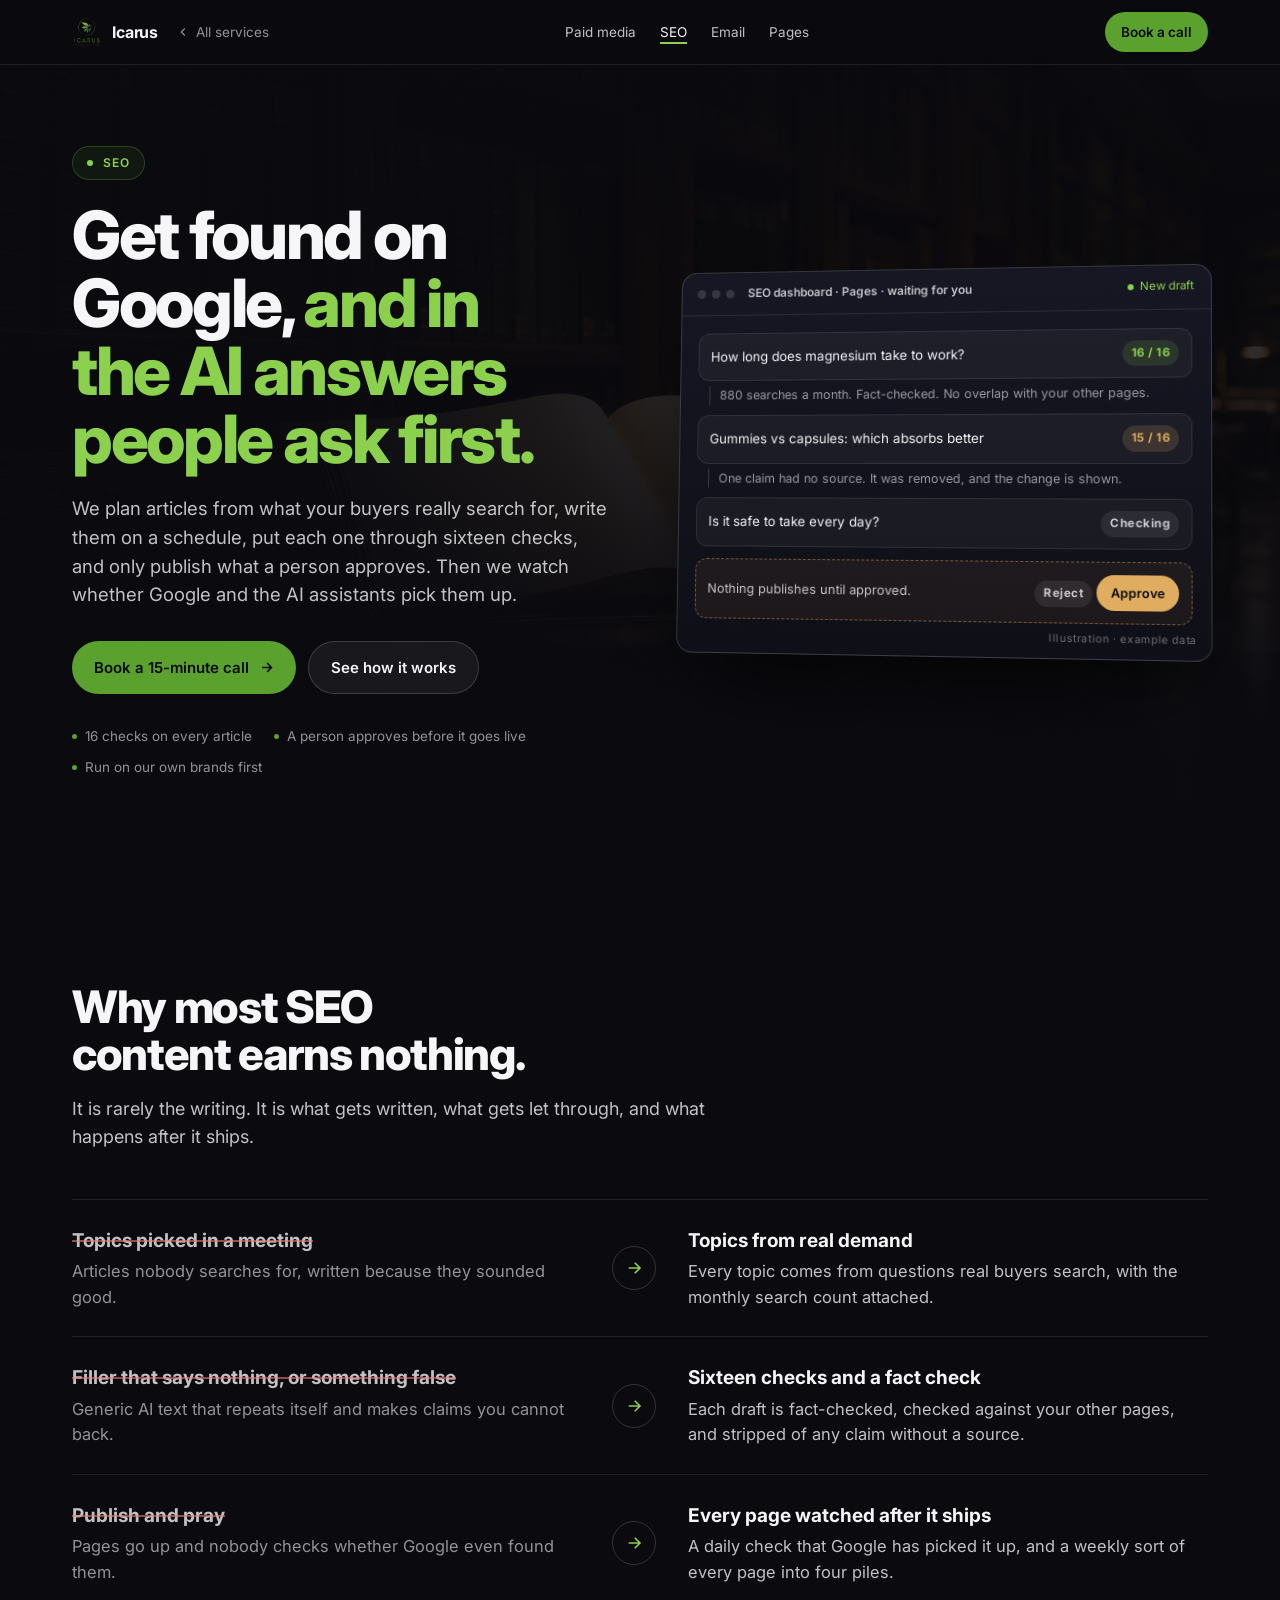
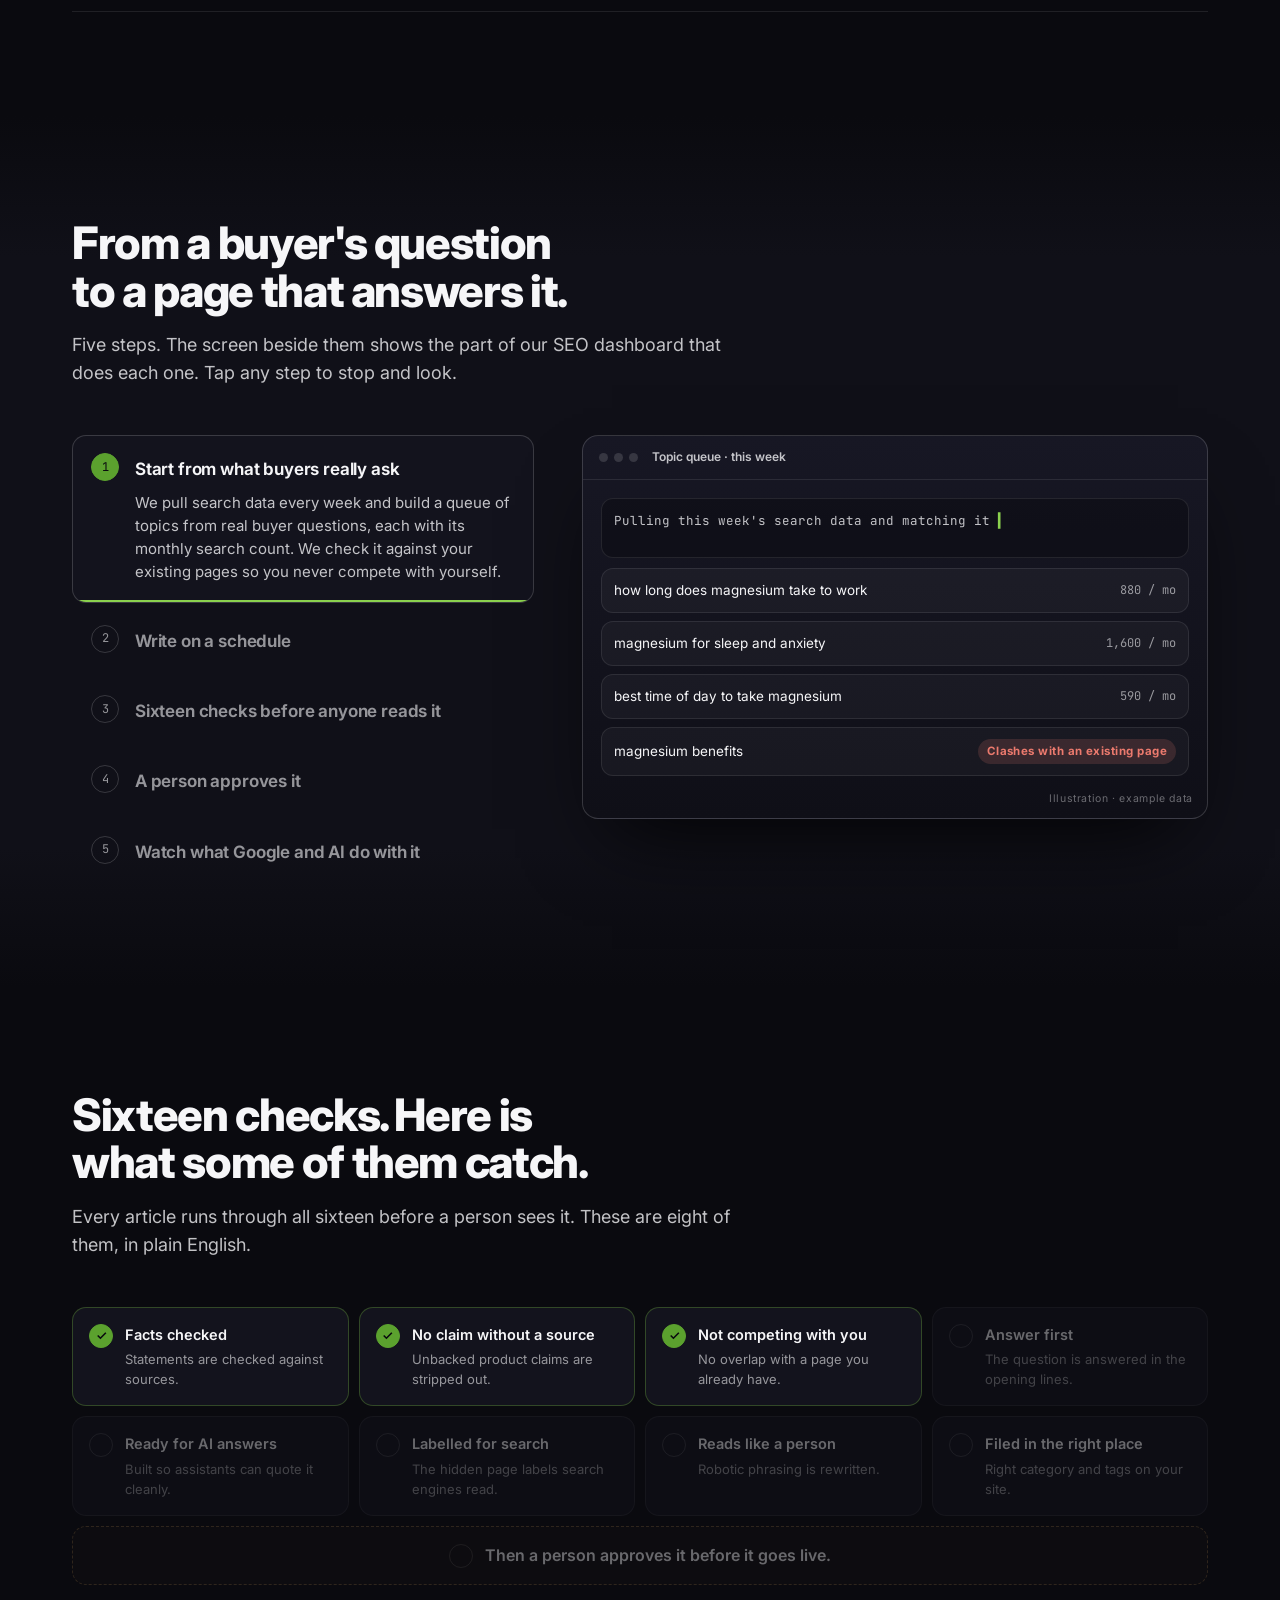
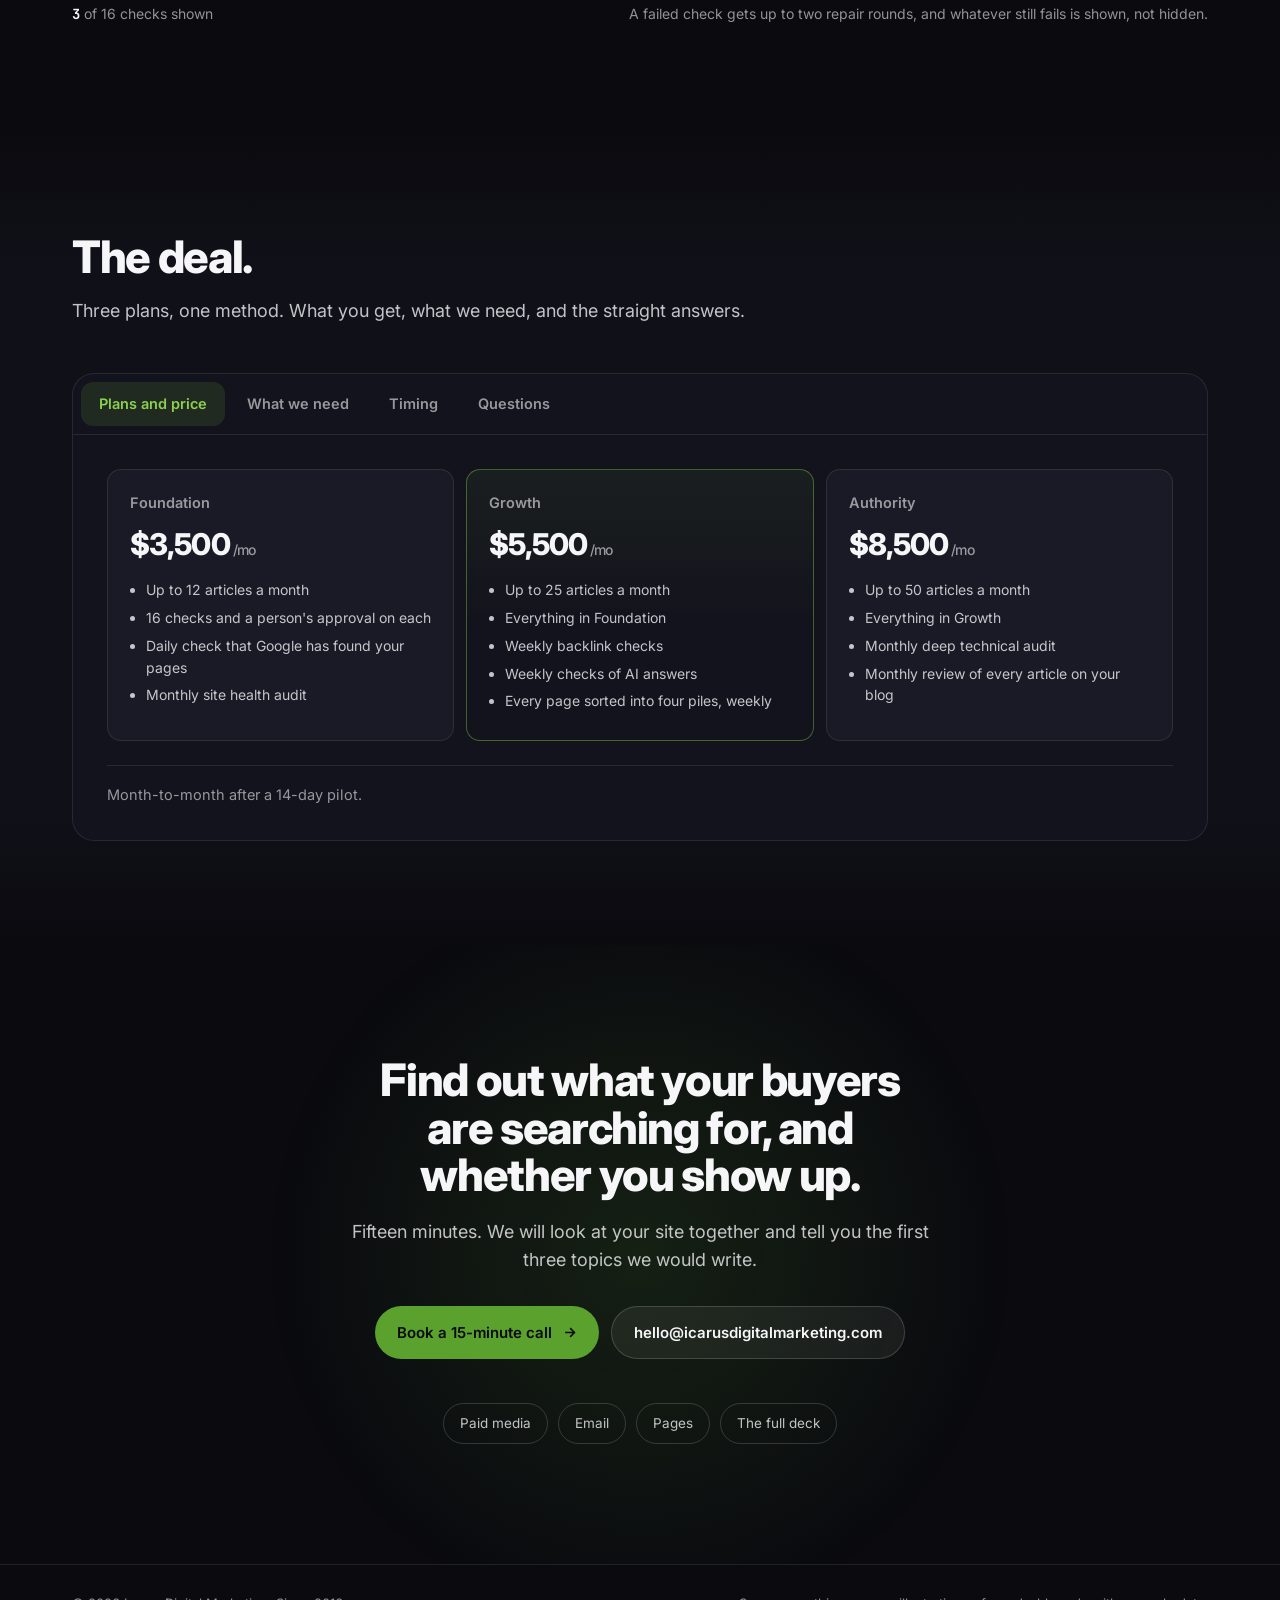
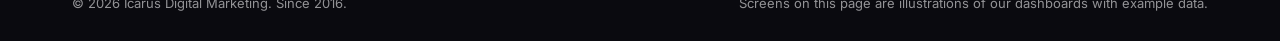
<file: offers/seo/index.html>
<!doctype html>
<html lang="en">
<head>
<meta charset="utf-8">
<meta name="viewport" content="width=device-width, initial-scale=1">
<title>SEO | Icarus Digital Marketing</title>
<meta name="description" content="Articles planned from real buyer searches, checked sixteen ways, approved by a person, then watched on Google and in AI answers. SEO for restricted-category brands.">
<link rel="icon" href="../../public/logo-mark.png">
<link rel="preconnect" href="https://fonts.googleapis.com"><link rel="preconnect" href="https://fonts.gstatic.com" crossorigin>
<link href="https://fonts.googleapis.com/css2?family=Inter:wght@400;500;600;700;800&family=JetBrains+Mono:wght@500;600&display=swap" rel="stylesheet">
<link rel="stylesheet" href="../offers.css">
</head>
<body>
<header class="nav"><div class="wrap">
  <div class="nav-l">
    <a class="brand" href="../../"><img src="../img/mark.png" alt=""><span>Icarus</span></a>
    <a class="nav-back" href="../../#pricing"><svg viewBox="0 0 24 24" fill="none" stroke="currentColor" stroke-width="2"><path d="M15 18l-6-6 6-6"/></svg><span>All services</span></a>
  </div>
  <nav class="nav-links" aria-label="Services"><a href="../paid/">Paid media</a><a class="cur" href="./">SEO</a><a href="../email/">Email</a><a href="../pages/">Pages</a></nav>
  <a class="btn btn-primary btn-sm" href="https://calendly.com/icarusdigitalmarketing/15min" target="_blank" rel="noopener">Book a call</a>
</div></header>

<main>
<section class="hero">
  <div class="hero-bg" style="background-image:url('../img/hero-seo.webp')"></div>
  <div class="wrap">
    <div>
      <span class="eyebrow"><i></i>SEO</span>
      <h1>Get found on Google, <span class="hl">and in the AI answers people ask first.</span></h1>
      <p class="sub">We plan articles from what your buyers really search for, write them on a schedule, put each one through sixteen checks, and only publish what a person approves. Then we watch whether Google and the AI assistants pick them up.</p>
      <div class="hero-actions">
        <a class="btn btn-primary" href="https://calendly.com/icarusdigitalmarketing/15min" target="_blank" rel="noopener">Book a 15-minute call <svg viewBox="0 0 24 24" fill="none" stroke="currentColor" stroke-width="2.4"><path d="M5 12h14M13 5l7 7-7 7"/></svg></a>
        <a class="btn btn-ghost" href="#how">See how it works</a>
      </div>
      <ul class="hero-proof"><li>16 checks on every article</li><li>A person approves before it goes live</li><li>Run on our own brands first</li></ul>
    </div>
    <div class="screen" aria-label="Illustration of the Pages screen in our SEO dashboard">
      <div class="screen-bar"><span class="dots"><b></b><b></b><b></b></span><span class="ttl">SEO dashboard · Pages · waiting for you</span><span class="live">New draft</span></div>
      <div class="screen-body feed">
        <div class="row"><span class="t">How long does magnesium take to work?</span><span class="chip g">16 / 16</span></div>
        <div class="why">880 searches a month. Fact-checked. No overlap with your other pages.</div>
        <div class="row"><span class="t">Gummies vs capsules: which absorbs better</span><span class="chip a">15 / 16</span></div>
        <div class="why">One claim had no source. It was removed, and the change is shown.</div>
        <div class="row"><span class="t">Is it safe to take every day?</span><span class="chip n">Checking</span></div>
        <div class="press"><span>Nothing publishes until approved.</span><span><span class="chip n">Reject</span> <span class="btn pulse">Approve</span></span></div>
      </div>
      <span class="illus">Illustration · example data</span>
    </div>
  </div>
</section>

<section class="sec">
  <div class="wrap">
    <div class="sec-head rv"><h2>Why most SEO content earns nothing.</h2><p class="lead">It is rarely the writing. It is what gets written, what gets let through, and what happens after it ships.</p></div>
    <div class="swap rv">
      <div class="swap-row"><div class="old"><b>Topics picked in a meeting</b>Articles nobody searches for, written because they sounded good.</div><span class="arrow"><svg viewBox="0 0 24 24" fill="none" stroke="currentColor" stroke-width="2.2"><path d="M5 12h14M13 5l7 7-7 7"/></svg></span><div class="new"><b>Topics from real demand</b>Every topic comes from questions real buyers search, with the monthly search count attached.</div></div>
      <div class="swap-row"><div class="old"><b>Filler that says nothing, or something false</b>Generic AI text that repeats itself and makes claims you cannot back.</div><span class="arrow"><svg viewBox="0 0 24 24" fill="none" stroke="currentColor" stroke-width="2.2"><path d="M5 12h14M13 5l7 7-7 7"/></svg></span><div class="new"><b>Sixteen checks and a fact check</b>Each draft is fact-checked, checked against your other pages, and stripped of any claim without a source.</div></div>
      <div class="swap-row"><div class="old"><b>Publish and pray</b>Pages go up and nobody checks whether Google even found them.</div><span class="arrow"><svg viewBox="0 0 24 24" fill="none" stroke="currentColor" stroke-width="2.2"><path d="M5 12h14M13 5l7 7-7 7"/></svg></span><div class="new"><b>Every page watched after it ships</b>A daily check that Google has picked it up, and a weekly sort of every page into four piles.</div></div>
    </div>
  </div>
</section>

<section class="sec soft" id="how">
  <div class="wrap">
    <div class="sec-head rv"><h2>From a buyer's question to a page that answers it.</h2><p class="lead">Five steps. The screen beside them shows the part of our SEO dashboard that does each one. Tap any step to stop and look.</p></div>
    <div class="stepper rv" data-dur="8000">
      <div class="steps" role="tablist" aria-label="How it works">
        <button class="step" role="tab"><span class="n">1</span><span class="h">Start from what buyers really ask</span><span class="d"><span>We pull search data every week and build a queue of topics from real buyer questions, each with its monthly search count. We check it against your existing pages so you never compete with yourself.</span></span><span class="prog"></span></button>
        <button class="step" role="tab"><span class="n">2</span><span class="h">Write on a schedule</span><span class="d"><span>Our writing system drafts on a fixed daily run, in your brand's voice, using your products and your facts. Your plan sets how many articles a month go out.</span></span><span class="prog"></span></button>
        <button class="step" role="tab"><span class="n">3</span><span class="h">Sixteen checks before anyone reads it</span><span class="d"><span>Facts, overlap, structure for search and AI answers, a straight answer up top, a source for every claim. A failed check gets up to two automatic repair rounds. Anything still failing is shown to us, never hidden.</span></span><span class="prog"></span></button>
        <button class="step" role="tab"><span class="n">4</span><span class="h">A person approves it</span><span class="d"><span>Drafts wait on the Pages screen as hidden drafts. Nothing goes live until someone approves it. We would rather hold a weak article than publish it.</span></span><span class="prog"></span></button>
        <button class="step" role="tab"><span class="n">5</span><span class="h">Watch what Google and AI do with it</span><span class="d"><span>A daily check that Google has picked up each page, with a re-check every three days. Weekly backlink checks. Weekly checks of whether Google's AI answers and Perplexity mention you. And a weekly sort of every page into four piles.</span></span><span class="prog"></span></button>
      </div>
      <div class="panels">
        <div class="panel"><div class="screen">
          <div class="screen-bar"><span class="dots"><b></b><b></b><b></b></span><span class="ttl">Topic queue · this week</span></div>
          <div class="screen-body">
            <div class="typer" data-type="Pulling this week's search data and matching it to your products..."></div>
            <div class="feed">
              <div class="row"><span class="t">how long does magnesium take to work</span><span class="m">880 / mo</span></div>
              <div class="row"><span class="t">magnesium for sleep and anxiety</span><span class="m">1,600 / mo</span></div>
              <div class="row"><span class="t">best time of day to take magnesium</span><span class="m">590 / mo</span></div>
              <div class="row"><span class="t">magnesium benefits</span><span class="chip r">Clashes with an existing page</span></div>
            </div>
          </div><span class="illus">Illustration · example data</span>
        </div></div>
        <div class="panel"><div class="screen">
          <div class="screen-bar"><span class="dots"><b></b><b></b><b></b></span><span class="ttl">Today's draft</span><span class="live">Writing</span></div>
          <div class="screen-body">
            <div class="typer" data-type="How long does magnesium take to work? For most people, sleep effects show up within the first week. Here is what to expect, day by day..."></div>
            <div class="feed">
              <div class="row"><span class="t">Brand voice</span><span class="chip g">Yours</span></div>
              <div class="row"><span class="t">Products mentioned</span><span class="chip g">From your store</span></div>
              <div class="row"><span class="t">Facts used</span><span class="chip g">Each with a source</span></div>
            </div>
          </div><span class="illus">Illustration · example data</span>
        </div></div>
        <div class="panel"><div class="screen">
          <div class="screen-bar"><span class="dots"><b></b><b></b><b></b></span><span class="ttl">Checks · run 1 of up to 3</span></div>
          <div class="screen-body">
            <div class="kpis"><div class="kpi"><small>Passed</small><b>15</b></div><div class="kpi"><small>Repaired</small><b>1</b></div><div class="kpi"><small>Still failing</small><b>0</b></div></div>
            <div class="feed">
              <div class="row"><span class="t">Fact check</span><span class="chip g">Pass</span></div>
              <div class="row"><span class="t">Overlap with your other pages</span><span class="chip g">Pass</span></div>
              <div class="row"><span class="t">Claim without a source</span><span class="chip a">Removed</span></div>
              <div class="row"><span class="t">Ready for AI answers</span><span class="chip g">Pass</span></div>
            </div>
          </div><span class="illus">Illustration · example data</span>
        </div></div>
        <div class="panel"><div class="screen">
          <div class="screen-bar"><span class="dots"><b></b><b></b><b></b></span><span class="ttl">Pages · 3 drafts</span></div>
          <div class="screen-body">
            <div class="feed">
              <div class="row"><span class="t">How long does magnesium take to work?</span><span class="chip g">Ready</span></div>
              <div class="row"><span class="t">Gummies vs capsules</span><span class="chip g">Ready</span></div>
              <div class="row"><span class="t">Magnesium and coffee</span><span class="chip r">Held: too thin</span></div>
            </div>
            <div class="press"><span>Hidden from Google until approved.</span><span class="btn pulse">Approve</span></div>
          </div><span class="illus">Illustration · example data</span>
        </div></div>
        <div class="panel"><div class="screen">
          <div class="screen-bar"><span class="dots"><b></b><b></b><b></b></span><span class="ttl">Every page, sorted this week</span></div>
          <div class="screen-body">
            <div class="row"><span class="t">Rescue now</span><span class="bar"><i style="--w:18%"></i></span><span class="m">4</span></div>
            <div class="row"><span class="t">Double down</span><span class="bar"><i style="--w:36%"></i></span><span class="m">9</span></div>
            <div class="row"><span class="t">Watch</span><span class="bar"><i style="--w:70%"></i></span><span class="m">21</span></div>
            <div class="row"><span class="t">Prune</span><span class="bar"><i style="--w:10%"></i></span><span class="m">2</span></div>
            <div class="feed" style="margin-top:12px">
              <div class="row"><span class="t">Google has picked up</span><span class="chip g">34 of 36 pages</span></div>
              <div class="row"><span class="t">Mentioned in Google's AI answers</span><span class="chip b">Checked twice</span></div>
            </div>
          </div><span class="illus">Illustration · example data</span>
        </div></div>
      </div>
    </div>
  </div>
</section>

<section class="sec">
  <div class="wrap">
    <div class="sec-head rv"><h2>Sixteen checks. Here is what some of them catch.</h2><p class="lead">Every article runs through all sixteen before a person sees it. These are eight of them, in plain English.</p></div>
    <div class="gates rv" data-count-into="#seoDone">
      <div class="gate"><span class="tick"><svg viewBox="0 0 24 24" fill="none" stroke="currentColor" stroke-width="3"><path d="M5 12l5 5L20 7"/></svg></span><div>Facts checked<small>Statements are checked against sources.</small></div></div>
      <div class="gate"><span class="tick"><svg viewBox="0 0 24 24" fill="none" stroke="currentColor" stroke-width="3"><path d="M5 12l5 5L20 7"/></svg></span><div>No claim without a source<small>Unbacked product claims are stripped out.</small></div></div>
      <div class="gate"><span class="tick"><svg viewBox="0 0 24 24" fill="none" stroke="currentColor" stroke-width="3"><path d="M5 12l5 5L20 7"/></svg></span><div>Not competing with you<small>No overlap with a page you already have.</small></div></div>
      <div class="gate"><span class="tick"><svg viewBox="0 0 24 24" fill="none" stroke="currentColor" stroke-width="3"><path d="M5 12l5 5L20 7"/></svg></span><div>Answer first<small>The question is answered in the opening lines.</small></div></div>
      <div class="gate"><span class="tick"><svg viewBox="0 0 24 24" fill="none" stroke="currentColor" stroke-width="3"><path d="M5 12l5 5L20 7"/></svg></span><div>Ready for AI answers<small>Built so assistants can quote it cleanly.</small></div></div>
      <div class="gate"><span class="tick"><svg viewBox="0 0 24 24" fill="none" stroke="currentColor" stroke-width="3"><path d="M5 12l5 5L20 7"/></svg></span><div>Labelled for search<small>The hidden page labels search engines read.</small></div></div>
      <div class="gate"><span class="tick"><svg viewBox="0 0 24 24" fill="none" stroke="currentColor" stroke-width="3"><path d="M5 12l5 5L20 7"/></svg></span><div>Reads like a person<small>Robotic phrasing is rewritten.</small></div></div>
      <div class="gate"><span class="tick"><svg viewBox="0 0 24 24" fill="none" stroke="currentColor" stroke-width="3"><path d="M5 12l5 5L20 7"/></svg></span><div>Filed in the right place<small>Right category and tags on your site.</small></div></div>
      <div class="gate gate-human"><span class="tick"><svg viewBox="0 0 24 24" fill="none" stroke="currentColor" stroke-width="3"><path d="M5 12l5 5L20 7"/></svg></span><div>Then a person approves it before it goes live.</div></div>
    </div>
    <div class="gates-foot"><span><b id="seoDone">0</b> of 16 checks shown</span><span>A failed check gets up to two repair rounds, and whatever still fails is shown, not hidden.</span></div>
  </div>
</section>

<section class="sec soft" id="deal">
  <div class="wrap">
    <div class="sec-head rv"><h2>The deal.</h2><p class="lead">Three plans, one method. What you get, what we need, and the straight answers.</p></div>
    <div class="deal rv">
      <div class="tabs" role="tablist" aria-label="The deal">
        <button class="tab" role="tab" id="t1" aria-controls="p1" aria-selected="true">Plans and price</button>
        <button class="tab" role="tab" id="t2" aria-controls="p2" aria-selected="false" tabindex="-1">What we need</button>
        <button class="tab" role="tab" id="t3" aria-controls="p3" aria-selected="false" tabindex="-1">Timing</button>
        <button class="tab" role="tab" id="t4" aria-controls="p4" aria-selected="false" tabindex="-1">Questions</button>
      </div>
      <div class="tabpane" role="tabpanel" id="p1" aria-labelledby="t1">
        <div class="tiers">
          <div class="tier"><h3>Foundation</h3><div class="p">$3,500<small> /mo</small></div><ul><li>Up to 12 articles a month</li><li>16 checks and a person's approval on each</li><li>Daily check that Google has found your pages</li><li>Monthly site health audit</li></ul></div>
          <div class="tier pick"><h3>Growth</h3><div class="p">$5,500<small> /mo</small></div><ul><li>Up to 25 articles a month</li><li>Everything in Foundation</li><li>Weekly backlink checks</li><li>Weekly checks of AI answers</li><li>Every page sorted into four piles, weekly</li></ul></div>
          <div class="tier"><h3>Authority</h3><div class="p">$8,500<small> /mo</small></div><ul><li>Up to 50 articles a month</li><li>Everything in Growth</li><li>Monthly deep technical audit</li><li>Monthly review of every article on your blog</li></ul></div>
        </div>
        <p class="pane-note">Month-to-month after a 14-day pilot.</p>
      </div>
      <div class="tabpane" role="tabpanel" id="p2" aria-labelledby="t2" hidden>
        <ul class="list need">
          <li><svg viewBox="0 0 24 24" fill="none" stroke="currentColor" stroke-width="2.4"><circle cx="12" cy="12" r="9"/><path d="M12 8v4l3 2"/></svg><span><b>Access to Google Search Console and Analytics</b>, so we can see what is working.</span></li>
          <li><svg viewBox="0 0 24 24" fill="none" stroke="currentColor" stroke-width="2.4"><circle cx="12" cy="12" r="9"/><path d="M12 8v4l3 2"/></svg><span><b>A way to publish on your site.</b> We agree the route at kickoff.</span></li>
          <li><svg viewBox="0 0 24 24" fill="none" stroke="currentColor" stroke-width="2.4"><circle cx="12" cy="12" r="9"/><path d="M12 8v4l3 2"/></svg><span><b>Your product facts and claim rules</b>, so articles only say what is true.</span></li>
          <li><svg viewBox="0 0 24 24" fill="none" stroke="currentColor" stroke-width="2.4"><circle cx="12" cy="12" r="9"/><path d="M12 8v4l3 2"/></svg><span><b>Someone to approve drafts</b>, or a clear say-so for us to approve them.</span></li>
        </ul>
      </div>
      <div class="tabpane" role="tabpanel" id="p3" aria-labelledby="t3" hidden>
        <div class="timeline">
          <div class="tl-track"><span class="tl-fill"></span><span class="tl-dot" style="left:4%"></span><span class="tl-dot" style="left:40%"></span><span class="tl-dot" style="left:96%"></span></div>
          <div class="tl-pts">
            <div class="tl-pt"><b>WEEK 1</b>Kickoff. Access in, topic queue built from real searches.</div>
            <div class="tl-pt"><b>WEEK 2</b>First article approved and live.</div>
            <div class="tl-pt"><b>WEEK 4</b>Your plan's full monthly pace.</div>
          </div>
        </div>
        <p class="pane-note">SEO pays off over 6 to 12 months. Early signs you will see: pages found by Google, and first search appearances.</p>
      </div>
      <div class="tabpane faq" role="tabpanel" id="p4" aria-labelledby="t4" hidden>
        <details><summary>Do the articles publish themselves?</summary><p>No. Drafts are written and checked automatically, then held as hidden drafts until a person approves them. That is on purpose.</p></details>
        <details><summary>Can you tell me if ChatGPT recommends us?</summary><p>Not reliably yet, and we will not pretend. We check Google's AI answers weekly from two sources and Perplexity from one. ChatGPT does not answer automated checks dependably, and our screen says so instead of guessing.</p></details>
        <details><summary>Is this just AI writing?</summary><p>AI drafts, and it is the smallest part. The value is in what surrounds it: real search demand in, sixteen checks, a person's approval, and a daily and weekly watch after it ships.</p></details>
        <details><summary>How fast will we rank?</summary><p>SEO is a 6 to 12 month game, and anyone promising page one in a month is selling something else. Your first article goes live in week 2, and you see Google pick pages up long before they rank.</p></details>
        <details><summary>Have you used this yourselves?</summary><p>Yes. We run the same system on brands we own before it touches a client's site.</p></details>
      </div>
    </div>
  </div>
</section>

<section class="cta">
  <div class="wrap rv">
    <h2>Find out what your buyers are searching for, and whether you show up.</h2>
    <p>Fifteen minutes. We will look at your site together and tell you the first three topics we would write.</p>
    <div class="hero-actions">
      <a class="btn btn-primary" href="https://calendly.com/icarusdigitalmarketing/15min" target="_blank" rel="noopener">Book a 15-minute call <svg viewBox="0 0 24 24" fill="none" stroke="currentColor" stroke-width="2.4"><path d="M5 12h14M13 5l7 7-7 7"/></svg></a>
      <a class="btn btn-ghost" href="mailto:hello@icarusdigitalmarketing.com">hello@icarusdigitalmarketing.com</a>
    </div>
    <nav class="more-offers" aria-label="Other services"><a href="../paid/">Paid media</a><a href="../email/">Email</a><a href="../pages/">Pages</a><a href="../../">The full deck</a></nav>
  </div>
</section>
</main>
<footer><div class="wrap"><span>© <span data-year>2026</span> Icarus Digital Marketing. Since 2016.</span><span>Screens on this page are illustrations of our dashboards with example data.</span></div></footer>
<script src="../offers.js"></script>
</body>
</html>
</file>
<file: offers/offers.css>
/* Icarus offer pages. Extends the services deck's own world (index.html):
   dark ground, leaf green, amber for the human step, Inter + JetBrains Mono (mono only for data).
   Signature: every page opens on a working screen of the system it sells, and the
   "how it works" steps drive that screen. Illustrations are labelled as such. */
:root{
  --bg:#0a0a0f;--bg-soft:#101018;--bg-card:#13131d;--bg-raise:#1a1a26;
  --ink:#f6f6f8;--ink-2:rgba(246,246,248,.78);--ink-3:rgba(246,246,248,.58);--ink-4:rgba(246,246,248,.4);
  --line:rgba(246,246,248,.09);--line-2:rgba(246,246,248,.17);
  --leaf:#5BA12E;--leaf-2:#4A8A24;--leaf-3:#8BD14E;--leaf-glow:rgba(124,194,65,.32);
  --amber:#e0ac5f;--red:#ec7a6e;--blue:#7fb5ee;
  --mono:'JetBrains Mono',ui-monospace,monospace;
  --max:1200px;--r:16px;
  --ease:cubic-bezier(.16,1,.3,1);
}
*{box-sizing:border-box}
html{scroll-behavior:smooth}
body{margin:0;font-family:'Inter',system-ui,-apple-system,sans-serif;background:var(--bg);color:var(--ink);
  -webkit-font-smoothing:antialiased;overflow-x:hidden;line-height:1.55}
a{color:inherit;text-decoration:none}
img{display:block;max-width:100%}
button{font:inherit;color:inherit;background:none;border:0;cursor:pointer}
:focus-visible{outline:2px solid var(--leaf-3);outline-offset:3px;border-radius:8px}
.wrap{max-width:var(--max);margin:0 auto;padding:0 32px}
.hl{color:var(--leaf-3)}

/* ---------- nav ---------- */
.nav{position:fixed;inset:0 0 auto 0;z-index:50;backdrop-filter:saturate(140%) blur(18px);-webkit-backdrop-filter:saturate(140%) blur(18px);
  background:rgba(10,10,15,.66);border-bottom:1px solid var(--line)}
.nav .wrap{display:flex;align-items:center;justify-content:space-between;height:64px;gap:16px}
.nav-l{display:flex;align-items:center;gap:18px;min-width:0}
.brand{display:inline-flex;align-items:center;gap:10px;font-weight:700;letter-spacing:-.01em;font-size:16px}
.brand img{height:30px;width:30px}
.nav-back{font-size:13.5px;color:var(--ink-3);display:inline-flex;align-items:center;gap:6px;white-space:nowrap;transition:color .2s}
.nav-back:hover{color:var(--ink)}
.nav-back svg{width:14px;height:14px}
.nav-links{display:flex;gap:24px;font-size:13.5px;color:var(--ink-2)}
.nav-links a{transition:color .2s}
.nav-links a:hover,.nav-links a.cur{color:var(--ink)}
.nav-links a.cur{box-shadow:0 2px 0 var(--leaf-3)}
.btn{display:inline-flex;align-items:center;justify-content:center;gap:10px;padding:14px 22px;border-radius:999px;font-weight:600;font-size:15px;
  transition:transform .3s var(--ease),background .25s,box-shadow .3s;white-space:nowrap}
.btn svg{width:15px;height:15px;transition:transform .3s var(--ease)}
.btn:hover svg{transform:translateX(3px)}
.btn-primary{background:var(--leaf);color:#0a0a0f}
.btn-primary:hover{transform:translateY(-2px);background:var(--leaf-3);box-shadow:0 16px 30px -14px rgba(124,194,65,.7)}
.btn-ghost{background:rgba(246,246,248,.06);border:1px solid var(--line-2)}
.btn-ghost:hover{background:rgba(246,246,248,.11);transform:translateY(-2px)}
.btn-sm{padding:10px 16px;font-size:13.5px}

/* ---------- hero ---------- */
.hero{position:relative;padding:124px 0 80px;min-height:min(100vh,880px);display:flex;align-items:center;overflow:hidden}
.hero-bg{position:absolute;inset:0;background-size:cover;background-position:center;opacity:.5;animation:drift 26s ease-in-out infinite alternate}
.hero-bg::after{content:"";position:absolute;inset:0;background:
  radial-gradient(70% 60% at 78% 45%,rgba(10,10,15,.25),rgba(10,10,15,.92) 72%),
  linear-gradient(180deg,rgba(10,10,15,.6),rgba(10,10,15,.35) 40%,var(--bg) 100%)}
@keyframes drift{from{transform:scale(1.04)}to{transform:scale(1.12) translate(-1.5%,-1%)}}
.hero .wrap{position:relative;z-index:2;display:grid;grid-template-columns:1fr 1fr;gap:60px;align-items:center;width:100%}
.eyebrow{display:inline-flex;align-items:center;gap:10px;padding:7px 14px;border-radius:999px;background:rgba(91,161,46,.1);
  border:1px solid rgba(91,161,46,.32);color:var(--leaf-3);font-weight:600;font-size:12px;letter-spacing:.08em}
.eyebrow i{width:6px;height:6px;border-radius:50%;background:var(--leaf-3);animation:blink 2s infinite}
@keyframes blink{50%{opacity:.3}}
.hero h1{margin:22px 0 20px;font-size:clamp(40px,5.2vw,70px);line-height:1.02;letter-spacing:-.035em;font-weight:800;text-wrap:balance}
.hero .sub{margin:0 0 32px;font-size:clamp(17px,1.45vw,20px);color:var(--ink-2);max-width:540px}
.hero-actions{display:flex;flex-wrap:wrap;gap:12px}
.hero-proof{margin:32px 0 0;padding:0;list-style:none;display:flex;flex-wrap:wrap;gap:10px 22px;font-size:13.5px;color:var(--ink-3)}
.hero-proof li{display:inline-flex;align-items:center;gap:8px}
.hero-proof li::before{content:"";width:5px;height:5px;border-radius:50%;background:var(--leaf)}

/* ---------- the "screen": an illustration of the real dashboard ---------- */
.screen{position:relative;background:linear-gradient(180deg,#171724,#0f0f17);border:1px solid var(--line-2);border-radius:16px;
  box-shadow:0 40px 80px -30px rgba(0,0,0,.85);overflow:hidden}
.screen-bar{display:flex;align-items:center;gap:8px;padding:12px 16px;border-bottom:1px solid var(--line);font-size:12px;color:var(--ink-3)}
.screen-bar .dots{display:flex;gap:6px}
.screen-bar .dots b{width:9px;height:9px;border-radius:50%;background:rgba(246,246,248,.14)}
.screen-bar .ttl{font-weight:600;color:var(--ink-2);margin-left:6px;white-space:nowrap;overflow:hidden;text-overflow:ellipsis}
.screen-bar .live{margin-left:auto;display:inline-flex;align-items:center;gap:6px;color:var(--leaf-3);font-size:11.5px;white-space:nowrap}
.screen-bar .live::before{content:"";width:6px;height:6px;border-radius:50%;background:var(--leaf-3);animation:blink 1.4s infinite}
.screen-body{padding:18px 18px 34px}
.illus{position:absolute;right:14px;bottom:11px;font-size:10.5px;letter-spacing:.06em;color:var(--ink-4)}
.hero .screen{transform:perspective(1500px) rotateY(-8deg) rotateX(3deg);transition:transform 1s var(--ease)}
.hero .screen:hover{transform:perspective(1500px) rotateY(0) rotateX(0)}
.screen-h{display:flex;align-items:baseline;justify-content:space-between;gap:10px;margin:0 0 12px}
.screen-h b{font-size:15px}
.screen-h span{font-size:12px;color:var(--ink-3)}

.row{display:flex;align-items:center;gap:12px;padding:11px 12px;border-radius:12px;background:rgba(246,246,248,.035);border:1px solid var(--line);margin-bottom:8px;font-size:13.5px}
.row .t{flex:1;min-width:0;white-space:nowrap;overflow:hidden;text-overflow:ellipsis}
.row .m{font-family:var(--mono);font-size:12px;color:var(--ink-3);white-space:nowrap}
.why{font-size:12.5px;color:var(--ink-3);margin:-3px 0 10px 12px;padding-left:10px;border-left:1px solid var(--line-2)}
.chip{display:inline-flex;align-items:center;gap:6px;font-size:11.5px;font-weight:700;letter-spacing:.04em;padding:4px 9px;border-radius:999px;white-space:nowrap}
.chip.g{background:rgba(124,194,65,.15);color:var(--leaf-3)}
.chip.a{background:rgba(224,172,95,.16);color:var(--amber)}
.chip.r{background:rgba(236,122,110,.16);color:var(--red)}
.chip.b{background:rgba(127,181,238,.15);color:var(--blue)}
.chip.n{background:rgba(246,246,248,.08);color:var(--ink-2)}
.feed .row,.feed .why{opacity:0;transform:translateY(8px)}
.on .feed .row,.on .feed .why,.hero .feed .row,.hero .feed .why{animation:feedIn .6s var(--ease) forwards}
.feed>*:nth-child(2){animation-delay:.3s!important}.feed>*:nth-child(3){animation-delay:.6s!important}
.feed>*:nth-child(4){animation-delay:.9s!important}.feed>*:nth-child(5){animation-delay:1.2s!important}
.feed>*:nth-child(6){animation-delay:1.5s!important}.feed>*:nth-child(7){animation-delay:1.8s!important}
@keyframes feedIn{to{opacity:1;transform:none}}
.bar{height:6px;border-radius:99px;background:rgba(246,246,248,.08);overflow:hidden;flex:1}
.bar i{display:block;height:100%;width:var(--w,50%);border-radius:inherit;background:var(--leaf-3);transform-origin:left;transform:scaleX(0)}
.on .bar i,.hero .bar i{animation:grow 1.4s var(--ease) .3s forwards}
@keyframes grow{to{transform:scaleX(1)}}
.tiles{display:grid;grid-template-columns:repeat(3,1fr);gap:10px}
.tile{aspect-ratio:4/5;border-radius:12px;border:1px solid var(--line);position:relative;overflow:hidden;background:var(--bg-raise)}
.tile.shim::after{content:"";position:absolute;inset:0;background:linear-gradient(110deg,transparent 30%,rgba(255,255,255,.08) 50%,transparent 70%);background-size:250% 100%;animation:shimmer 2.2s infinite}
@keyframes shimmer{from{background-position:130% 0}to{background-position:-130% 0}}
.tile .tag{position:absolute;left:8px;bottom:8px;z-index:2}
.tile .art{position:absolute;inset:0}
.kpis{display:grid;grid-template-columns:repeat(3,1fr);gap:8px;margin-bottom:12px}
.kpi{padding:11px 12px;border-radius:12px;background:rgba(246,246,248,.035);border:1px solid var(--line)}
.kpi b{display:block;font-size:19px;letter-spacing:-.02em;font-family:var(--mono);font-weight:600}
.kpi small{font-size:11.5px;color:var(--ink-3)}
.typer{font-family:var(--mono);font-size:12.5px;color:var(--ink-2);min-height:4.8em;line-height:1.6;padding:12px;border-radius:12px;background:rgba(0,0,0,.25);border:1px solid var(--line);margin-bottom:10px}
.typer::after{content:"▍";color:var(--leaf-3);animation:blink 1s infinite}
.press{display:flex;align-items:center;justify-content:space-between;gap:10px;margin-top:12px;padding:12px;border-radius:12px;border:1px dashed rgba(224,172,95,.45);background:rgba(224,172,95,.06);font-size:13px;color:var(--ink-2)}
.press .btn{padding:8px 14px;font-size:12.5px;background:var(--amber);color:#0a0a0f}
.press .btn.pulse{animation:ring 2s infinite}
@keyframes ring{0%{box-shadow:0 0 0 0 rgba(224,172,95,.5)}70%{box-shadow:0 0 0 12px rgba(224,172,95,0)}100%{box-shadow:0 0 0 0 rgba(224,172,95,0)}}

/* ---------- sections ---------- */
section{position:relative}
.sec{padding:104px 0}
.sec-head{max-width:720px;margin-bottom:48px}
h2{font-size:clamp(30px,3.5vw,48px);line-height:1.06;letter-spacing:-.03em;margin:0 0 16px;font-weight:800;text-wrap:balance}
.lead{font-size:18px;color:var(--ink-2);margin:0;max-width:62ch}
.soft{background:linear-gradient(180deg,var(--bg),var(--bg-soft) 16%,var(--bg-soft) 84%,var(--bg))}

/* before / after: the problem told as a swap, not a card grid */
.swap{border-top:1px solid var(--line)}
.swap-row{display:grid;grid-template-columns:1fr 56px 1fr;gap:20px;align-items:center;padding:26px 0;border-bottom:1px solid var(--line)}
.swap-row .old{color:var(--ink-3);font-size:16.5px}
.swap-row .old b{display:block;color:var(--ink-2);font-size:19px;margin-bottom:4px;text-decoration:line-through;text-decoration-color:rgba(236,122,110,.6);text-decoration-thickness:2px}
.swap-row .arrow{width:44px;height:44px;border-radius:50%;display:grid;place-items:center;border:1px solid var(--line-2);color:var(--leaf-3);transition:all .4s var(--ease)}
.swap-row .arrow svg{width:18px;height:18px}
.swap-row:hover .arrow{background:var(--leaf);color:#0a0a0f;border-color:var(--leaf);transform:rotate(-8deg) scale(1.06)}
.swap-row .new{font-size:16.5px;color:var(--ink-2)}
.swap-row .new b{display:block;color:var(--ink);font-size:19px;margin-bottom:4px}

/* stepper: the signature. Steps drive the screen beside them. */
.stepper{display:grid;grid-template-columns:.85fr 1.15fr;gap:48px;align-items:start}
.steps{display:flex;flex-direction:column;gap:4px}
.step{position:relative;text-align:left;padding:18px 20px 18px 62px;border-radius:14px;border:1px solid transparent;transition:background .3s,border-color .3s;overflow:hidden}
.step .n{position:absolute;left:18px;top:17px;width:28px;height:28px;border-radius:50%;display:grid;place-items:center;font-family:var(--mono);font-size:12px;
  border:1px solid var(--line-2);color:var(--ink-3);transition:all .35s var(--ease)}
.step .h{display:block;margin:2px 0 0;font-size:17px;letter-spacing:-.01em;color:var(--ink-3);font-weight:650;transition:color .3s}
.step .d{display:grid;grid-template-columns:minmax(0,1fr);grid-template-rows:0fr;opacity:0;font-size:15px;color:var(--ink-2);transition:grid-template-rows .55s var(--ease),opacity .4s}
.step .d>span{overflow:hidden;min-height:0}
.step .prog{position:absolute;left:0;bottom:0;height:2px;width:100%;background:var(--leaf-3);transform:scaleX(0);transform-origin:left}
.step:hover .h{color:var(--ink-2)}
.step.on{background:var(--bg-card);border-color:var(--line-2)}
.step.on .n{background:var(--leaf);border-color:var(--leaf);color:#0a0a0f}
.step.on .h{color:var(--ink)}
.step.on .d{grid-template-rows:1fr;opacity:1}
.step .d>span{display:block}
.step.on .d>span{padding-top:8px}
.step.on .prog{animation:prog var(--dur,8s) linear forwards}
.stepper.paused .step.on .prog{animation-play-state:paused}
.stepper.held .step.on .prog{animation:none;transform:scaleX(1);opacity:.35}
@keyframes prog{to{transform:scaleX(1)}}
.panels{position:sticky;top:96px}
.panel{display:none}
.panel.on{display:block;animation:panelIn .6s var(--ease)}
@keyframes panelIn{from{opacity:0;transform:translateY(14px);filter:blur(6px)}}

/* checks: a run that ticks through, ending on the human press */
.gates{display:grid;grid-template-columns:repeat(4,1fr);gap:10px}
.gate{display:flex;align-items:flex-start;gap:12px;padding:16px;border-radius:14px;background:var(--bg-card);border:1px solid var(--line);font-size:14.5px;font-weight:600;
  opacity:.4;transition:opacity .45s,border-color .45s}
.gate .tick{flex:none;width:24px;height:24px;border-radius:50%;border:1.5px solid var(--line-2);display:grid;place-items:center;transition:all .4s var(--ease)}
.gate .tick svg{width:13px;height:13px;opacity:0;transform:scale(.3);transition:all .4s var(--ease)}
.gate.done{opacity:1;border-color:rgba(124,194,65,.3)}
.gate.done .tick{background:var(--leaf);border-color:var(--leaf);color:#0a0a0f}
.gate.done .tick svg{opacity:1;transform:none}
.gate small{display:block;font-size:13px;color:var(--ink-3);margin-top:3px;font-weight:400}
.gate-human{grid-column:1/-1;align-items:center;justify-content:center;border-style:dashed;border-color:rgba(224,172,95,.4);background:rgba(224,172,95,.05);font-size:16px}
.gate-human.done{border-color:rgba(224,172,95,.7)}
.gate-human.done .tick{background:var(--amber);border-color:var(--amber)}
.gates-foot{display:flex;justify-content:space-between;gap:16px;margin-top:18px;font-size:14px;color:var(--ink-3);flex-wrap:wrap}
.gates-foot b{color:var(--ink);font-family:var(--mono)}

/* the deal: one card with tabs, so the page stays short */
.deal{border-radius:22px;background:var(--bg-card);border:1px solid var(--line);overflow:hidden}
.tabs{display:flex;gap:4px;padding:8px;border-bottom:1px solid var(--line);overflow-x:auto;scrollbar-width:none}
.tabs::-webkit-scrollbar{display:none}
.tab{padding:11px 18px;border-radius:12px;font-size:14.5px;font-weight:600;color:var(--ink-3);white-space:nowrap;transition:all .25s}
.tab:hover{color:var(--ink)}
.tab[aria-selected="true"]{background:rgba(124,194,65,.13);color:var(--leaf-3)}
.tabpane{padding:34px}
.tabpane[hidden]{display:none}
.tabpane:not([hidden]){animation:panelIn .5s var(--ease)}
.list{list-style:none;margin:0;padding:0;display:grid;grid-template-columns:1fr 1fr;gap:16px 36px}
.list li{display:flex;gap:12px;font-size:15.5px;color:var(--ink-2)}
.list li b{color:var(--ink);font-weight:600}
.list li svg{flex:none;width:18px;height:18px;color:var(--leaf-3);margin-top:3px}
.list.need li svg{color:var(--ink-3)}
.pane-note{margin:24px 0 0;padding-top:18px;border-top:1px solid var(--line);font-size:14.5px;color:var(--ink-3)}
.price{display:grid;grid-template-columns:.9fr 1.1fr;gap:40px;align-items:start}
.price-big{font-size:clamp(46px,5vw,66px);font-weight:800;letter-spacing:-.04em;line-height:1}
.price-big small{font-size:17px;color:var(--ink-3);font-weight:500;letter-spacing:0}
.price-note{margin:14px 0 0;color:var(--ink-2);font-size:15.5px}
.price-note b{color:var(--ink)}
.tiers{display:grid;grid-template-columns:repeat(3,1fr);gap:12px}
.tier{padding:22px;border-radius:14px;border:1px solid var(--line);background:var(--bg-raise);transition:border-color .3s,transform .35s var(--ease)}
.tier:hover{border-color:rgba(124,194,65,.45);transform:translateY(-3px)}
.tier h3{margin:0;font-size:14.5px;color:var(--ink-3);font-weight:600}
.tier .p{font-size:30px;font-weight:800;letter-spacing:-.03em;margin:6px 0 12px}
.tier .p small{font-size:14px;color:var(--ink-3);font-weight:500}
.tier ul{margin:0;padding:0 0 0 16px;font-size:14px;color:var(--ink-2)}
.tier li{margin-bottom:6px}
.tl-track{height:4px;border-radius:99px;background:rgba(246,246,248,.08);position:relative;margin:30px 0 16px}
.tl-fill{position:absolute;inset:0;border-radius:inherit;background:var(--leaf-3);transform:scaleX(0);transform-origin:left;transition:transform 1.8s var(--ease)}
.tl-fill.full{transform:scaleX(1)}
.tl-dot{position:absolute;top:50%;width:12px;height:12px;margin:-6px 0 0 -6px;border-radius:50%;background:var(--bg-card);border:2px solid var(--line-2);transition:all .4s}
.tl-dot.hit{border-color:var(--leaf-3);background:var(--leaf-3);box-shadow:0 0 0 5px rgba(124,194,65,.15)}
.tl-pts{display:grid;grid-template-columns:repeat(3,1fr);gap:18px}
.tl-pt{font-size:14px;color:var(--ink-2)}
.tl-pt b{display:block;font-family:var(--mono);font-size:12px;color:var(--leaf-3);letter-spacing:.04em;margin-bottom:4px}
.faq details{border-bottom:1px solid var(--line)}
.faq details:last-child{border-bottom:0}
.faq summary{list-style:none;cursor:pointer;padding:18px 44px 18px 0;font-weight:600;font-size:16.5px;position:relative;transition:color .2s}
.faq summary:hover{color:var(--leaf-3)}
.faq summary::-webkit-details-marker{display:none}
.faq summary::after{content:"+";position:absolute;right:8px;top:13px;font-size:24px;font-weight:400;color:var(--leaf-3);transition:transform .35s var(--ease)}
.faq details[open] summary::after{transform:rotate(45deg)}
.faq details p{margin:0 0 20px;color:var(--ink-2);max-width:70ch}

/* cta */
.cta{text-align:center;padding:112px 0 120px;position:relative;overflow:hidden}
.cta::before{content:"";position:absolute;left:50%;top:50%;width:880px;height:880px;transform:translate(-50%,-50%);
  background:radial-gradient(circle,rgba(91,161,46,.15),transparent 60%);animation:breathe 7s ease-in-out infinite;pointer-events:none}
@keyframes breathe{50%{transform:translate(-50%,-50%) scale(1.12);opacity:.65}}
.cta .wrap{position:relative}
.cta h2{max-width:780px;margin:0 auto 18px}
.cta p{max-width:580px;margin:0 auto 32px;color:var(--ink-2);font-size:18px}
.cta .hero-actions{justify-content:center}
.more-offers{display:flex;flex-wrap:wrap;justify-content:center;gap:10px;margin-top:44px}
.more-offers a{padding:9px 16px;border-radius:999px;border:1px solid var(--line-2);font-size:13.5px;color:var(--ink-2);transition:all .25s}
.more-offers a:hover{border-color:var(--leaf);color:var(--ink)}
footer{border-top:1px solid var(--line);padding:28px 0;font-size:13px;color:var(--ink-3)}
footer .wrap{display:flex;justify-content:space-between;gap:16px;flex-wrap:wrap}

/* reveal: visible by default, animated only once JS has marked the page */
.js .rv{opacity:0;transform:translateY(24px);transition:opacity .9s var(--ease),transform .9s var(--ease)}
.js .rv.in{opacity:1;transform:none}

/* ---------- responsive ---------- */
@media (max-width:980px){
  .hero .wrap,.stepper,.price{grid-template-columns:1fr}
  .hero .wrap{gap:44px}
  .hero .screen{transform:none}
  .panels{position:relative;top:0}
  .gates{grid-template-columns:1fr 1fr}
  .nav-links{display:none}
}
@media (max-width:640px){
  .wrap{padding:0 16px}
  .hero{padding:96px 0 48px;min-height:0}
  .sec{padding:68px 0}
  .sec-head{margin-bottom:32px}
  .list,.tiers,.tl-pts{grid-template-columns:1fr}
  .tabpane{padding:22px 18px}
  .gates{grid-template-columns:1fr}
  .swap-row{grid-template-columns:1fr;gap:10px;padding:22px 0}
  .swap-row .arrow{width:34px;height:34px;transform:rotate(90deg)}
  .swap-row:hover .arrow{transform:rotate(90deg)}
  .kpi b{font-size:15px}
  .kpi{padding:9px}
  .nav-back span{display:none}
  .step{padding:16px 14px 16px 56px}
  .screen-body{padding:14px 12px 32px}
  .row{font-size:12.5px;gap:8px;padding:10px}
}
@media (prefers-reduced-motion:reduce){
  *,*::before,*::after{animation:none!important;transition:none!important}
  .js .rv,.feed .row,.feed .why{opacity:1;transform:none}
  .bar i{transform:none}
  .gate{opacity:1}
}
/* Sketched page sections inside a design tile */
.tile.wf{padding:10px;display:flex;flex-direction:column;gap:6px}
.tile.wf .k{display:block;flex:none;height:auto;width:auto;border-radius:4px;background:rgba(255,255,255,.07)}
.tile.wf .k.img{flex:1 1 auto;background:rgba(124,194,65,.12);border:1px solid rgba(124,194,65,.22)}
.tile.wf .k.ln{height:6px;width:100%}.tile.wf .k.ln.s{width:60%}
.tile.wf .k.go{height:14px;width:55%;background:var(--leaf);opacity:.85}

.stepper>*,.steps,.step{min-width:0}
.tier.pick{border-color:rgba(124,194,65,.45);background:linear-gradient(180deg,rgba(124,194,65,.07),transparent 60%)}
</file>
